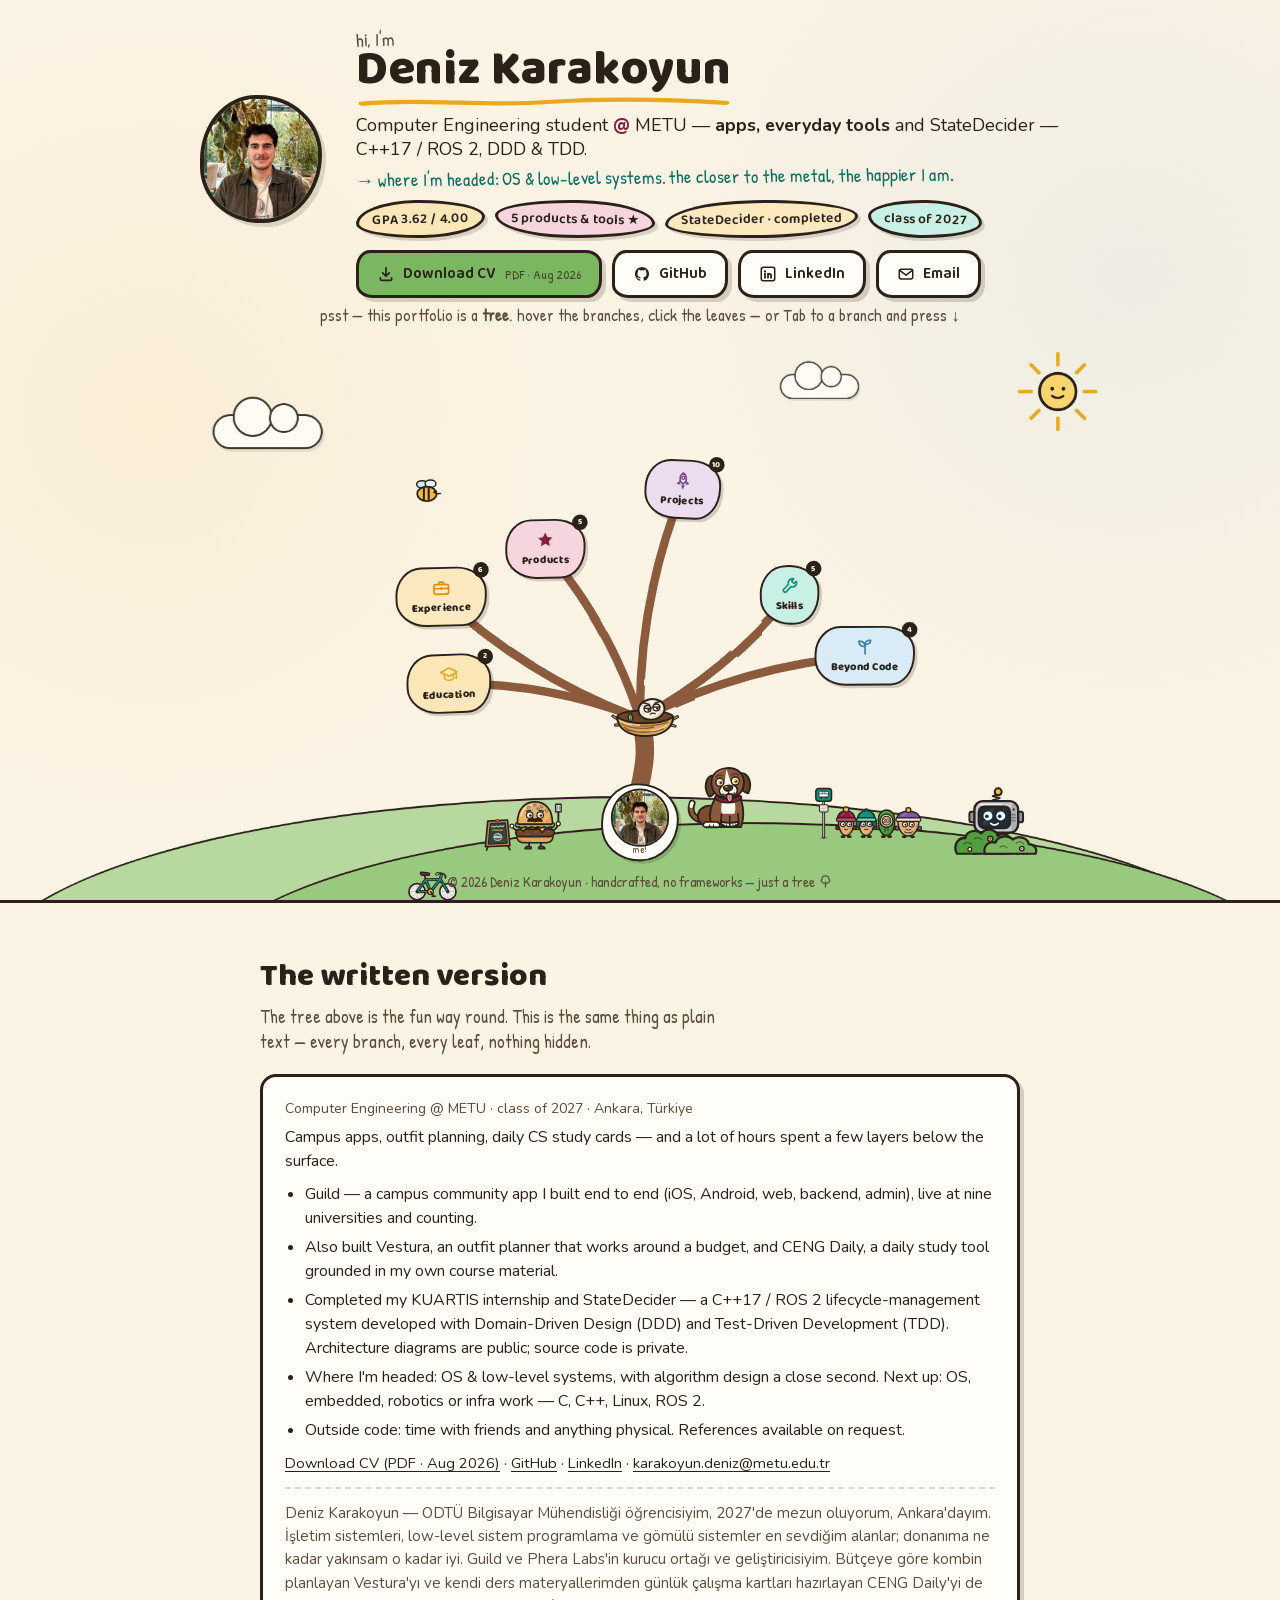
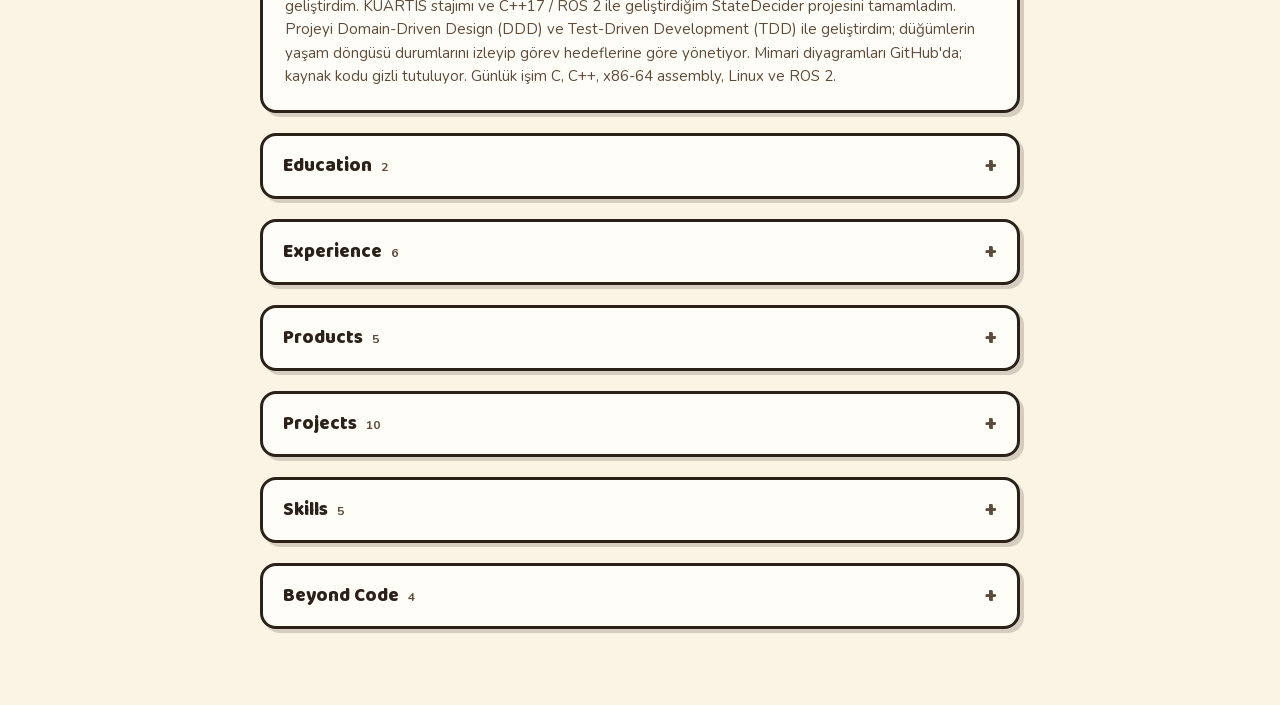
<file: index.html>
<!DOCTYPE html>
<html lang="en">
<head>
  <meta charset="UTF-8">
  <meta name="viewport" content="width=device-width, initial-scale=1.0, viewport-fit=cover">
  <title>Deniz Karakoyun — The Deniz Tree</title>
  <meta name="description" content="Deniz Karakoyun — Computer Engineering student at METU (class of 2027). Creator of Guild, Phera Labs, Vestura, CENG Daily and dolaş. Explore the projects, from mobile apps and daily CS study cards to StateDecider, ROS 2, OS internals and C/C++.">
  <meta name="author" content="Deniz Karakoyun">
  <meta property="og:title" content="Deniz Karakoyun — The Deniz Tree">
  <meta property="og:description" content="A portfolio you explore like a data structure: hover the branches, open the leaves. METU Computer Engineering · Guild, Phera Labs, Vestura, CENG Daily & dolaş · OS & low-level systems.">
  <meta property="og:type" content="website">
  <meta property="og:url" content="https://denizkarakoyun.com/">
  <meta property="og:image" content="https://denizkarakoyun.com/assets/img/og.jpg">
  <meta property="og:image:width" content="1200">
  <meta property="og:image:height" content="630">
  <meta name="twitter:card" content="summary_large_image">
  <link rel="canonical" href="https://denizkarakoyun.com/">
  <meta name="theme-color" content="#FBF3E4">
  <script>
    // tema ilk boyamadan önce oturuyor yoksa bi an yanlış tema görünüyor
    (function () {
      var t = null;
      try { t = localStorage.getItem("theme"); } catch (e) {}
      if (t !== "night" && t !== "day") {
        t = window.matchMedia && window.matchMedia("(prefers-color-scheme: dark)").matches ? "night" : "day";
      }
      // ?theme=night / ?rain=1 sadece bu ziyaret için, kaydetmiyoruz
      try {
        var p = new URLSearchParams(window.location.search);
        var q = p.get("theme");
        if (q === "night" || q === "day") t = q;
        if (p.get("rain") === "1") document.documentElement.classList.add("raining");
      } catch (e) {}
      document.documentElement.dataset.theme = t;
      if (t === "night") {
        var m = document.querySelector('meta[name="theme-color"]');
        if (m) m.setAttribute("content", "#1B2233");
      }
    })();
  </script>
  <link rel="icon" href="data:image/svg+xml,%3Csvg%20xmlns='http://www.w3.org/2000/svg'%20viewBox='0%200%20100%20100'%3E%3Ctext%20y='.9em'%20font-size='90'%3E%F0%9F%8C%B3%3C/text%3E%3C/svg%3E">
  <link rel="preload" href="assets/fonts/baloo2-800-latin.woff2" as="font" type="font/woff2" crossorigin>
  <link rel="preload" href="assets/fonts/baloo2-600-latin.woff2" as="font" type="font/woff2" crossorigin>
  <link rel="preload" href="assets/fonts/nunito-400-latin.woff2" as="font" type="font/woff2" crossorigin>
  <link rel="preload" href="assets/fonts/nunito-700-latin.woff2" as="font" type="font/woff2" crossorigin>
  <link rel="preload" href="assets/fonts/patrickhand-400-latin.woff2" as="font" type="font/woff2" crossorigin>
  <link rel="preload" href="assets/img/me.webp" as="image" fetchpriority="high">
  <link rel="stylesheet" href="css/base.css">
  <link rel="stylesheet" href="css/tree.css">
  <link rel="stylesheet" href="css/panel.css">
  <link rel="stylesheet" href="css/game.css">
  <script type="application/ld+json">
  {
    "@context": "https://schema.org",
    "@type": "ProfilePage",
    "url": "https://denizkarakoyun.com/",
    "name": "Deniz Karakoyun — The Deniz Tree",
    "dateCreated": "2026-08-14T12:00:00+03:00",
    "dateModified": "2026-10-07T20:40:00+03:00",
    "mainEntity": {
      "@type": "Person",
      "@id": "https://denizkarakoyun.com/#deniz",
      "name": "Deniz Karakoyun",
      "givenName": "Deniz",
      "familyName": "Karakoyun",
      "url": "https://denizkarakoyun.com/",
      "image": "https://denizkarakoyun.com/assets/img/me.webp",
      "jobTitle": "Computer Engineering student",
      "description": "Computer Engineering student at METU (class of 2027) focused on operating systems, low-level systems and embedded software. Co-founder and developer of Guild and Phera Labs; creator of Vestura, an outfit and wardrobe planner, CENG Daily, a daily CS study tool, and dolaş, a day planner for İstanbul and Ankara. Completed StateDecider, a ROS 2 / C++17 lifecycle-management project developed with Domain-Driven Design (DDD) and Test-Driven Development (TDD), during a KUARTIS internship.",
      "alumniOf": { "@type": "CollegeOrUniversity", "name": "Middle East Technical University", "alternateName": "METU", "url": "https://www.metu.edu.tr/" },
      "address": { "@type": "PostalAddress", "addressLocality": "Ankara", "addressCountry": "TR" },
      "email": "mailto:karakoyun.deniz@metu.edu.tr",
      "knowsAbout": ["Operating systems", "Low-level systems programming", "C", "C++", "x86-64 assembly", "Embedded systems", "ROS 2", "Multithreading and synchronization", "Performance optimization", "Mobile app development"],
      "knowsLanguage": ["tr", "en"],
      "sameAs": [
        "https://github.com/karakoyundenizz",
        "https://www.linkedin.com/in/deniz-karakoyun-2235b922a/",
        "https://getguild.app",
        "https://pheralabs.com"
      ]
    }
  }
  </script>
</head>
<body>

<!-- ikon sprite, hepsi burda -->
<svg width="0" height="0" style="position:absolute" aria-hidden="true" focusable="false">
  <defs>
    <filter id="wobble" x="-10%" y="-10%" width="120%" height="120%">
      <feTurbulence type="fractalNoise" baseFrequency="0.012" numOctaves="1" seed="7" result="n"/>
      <feDisplacementMap in="SourceGraphic" in2="n" scale="5"/>
    </filter>

    <symbol id="i-gradcap" viewBox="0 0 24 24">
      <path d="M12 4 L22 9 L12 14 L2 9 Z" fill="none" stroke="currentColor" stroke-width="2" stroke-linejoin="round"/>
      <path d="M6.5 11.5 V16 C6.5 17.5 9 19 12 19 C15 19 17.5 17.5 17.5 16 V11.5" fill="none" stroke="currentColor" stroke-width="2" stroke-linecap="round"/>
      <path d="M21 9.5 V15" stroke="currentColor" stroke-width="2" stroke-linecap="round"/>
      <circle cx="21" cy="16.5" r="1.4" fill="currentColor"/>
    </symbol>
    <symbol id="i-briefcase" viewBox="0 0 24 24">
      <rect x="3" y="8" width="18" height="12" rx="2.5" fill="none" stroke="currentColor" stroke-width="2"/>
      <path d="M9 8 V6.5 A1.5 1.5 0 0 1 10.5 5 H13.5 A1.5 1.5 0 0 1 15 6.5 V8" fill="none" stroke="currentColor" stroke-width="2"/>
      <path d="M3 13 H21" stroke="currentColor" stroke-width="2"/>
      <circle cx="12" cy="13" r="1.6" fill="currentColor"/>
    </symbol>
    <symbol id="i-rocket" viewBox="0 0 24 24">
      <path d="M12 3 C15 5 16.5 9 15.5 13.5 L12 16.5 L8.5 13.5 C7.5 9 9 5 12 3 Z" fill="none" stroke="currentColor" stroke-width="2" stroke-linejoin="round"/>
      <circle cx="12" cy="9" r="1.8" fill="none" stroke="currentColor" stroke-width="1.6"/>
      <path d="M8.5 13.5 L5.5 16 L8 16.5 M15.5 13.5 L18.5 16 L16 16.5" fill="none" stroke="currentColor" stroke-width="1.8" stroke-linejoin="round" stroke-linecap="round"/>
      <path d="M11 18.5 C11 20 12 21.5 12 21.5 C12 21.5 13 20 13 18.5" fill="none" stroke="currentColor" stroke-width="1.8" stroke-linecap="round"/>
    </symbol>
    <symbol id="i-wrench" viewBox="0 0 24 24">
      <path d="M20.5 6.5 A5 5 0 0 1 14 13 L8 19 A2.1 2.1 0 0 1 5 16 L11 10 A5 5 0 0 1 17.5 3.5 L14.8 6.2 L17.8 9.2 Z" fill="none" stroke="currentColor" stroke-width="2" stroke-linejoin="round"/>
    </symbol>
    <symbol id="i-sprout" viewBox="0 0 24 24">
      <path d="M12 21 V11" stroke="currentColor" stroke-width="2" stroke-linecap="round"/>
      <path d="M12 12 C12 7 9 5 4.5 5 C4.5 9.5 7 12 12 12 Z" fill="none" stroke="currentColor" stroke-width="2" stroke-linejoin="round"/>
      <path d="M12 9 C12 6 14 4 19 4 C19 7.5 16.5 9.5 12 9 Z" fill="none" stroke="currentColor" stroke-width="2" stroke-linejoin="round"/>
    </symbol>
    <symbol id="i-bee" viewBox="0 0 24 24">
      <ellipse cx="12" cy="14" rx="6" ry="4.6" fill="none" stroke="currentColor" stroke-width="2"/>
      <path d="M10 10 V18 M14 10.2 V18" stroke="currentColor" stroke-width="1.7"/>
      <path d="M9 9.5 C6.5 5.5 12 4 12 8.8 M15 9.5 C17.5 5.5 12.5 4.2 12.6 8.8" fill="none" stroke="currentColor" stroke-width="1.7" stroke-linecap="round"/>
      <path d="M18 14 L21 13.5" stroke="currentColor" stroke-width="1.7" stroke-linecap="round"/>
    </symbol>
    <symbol id="i-chip" viewBox="0 0 24 24">
      <rect x="6" y="6" width="12" height="12" rx="2" fill="none" stroke="currentColor" stroke-width="2"/>
      <rect x="10" y="10" width="4" height="4" fill="currentColor"/>
      <path d="M9 6 V3 M12 6 V3 M15 6 V3 M9 21 V18 M12 21 V18 M15 21 V18 M6 9 H3 M6 12 H3 M6 15 H3 M21 9 H18 M21 12 H18 M21 15 H18" stroke="currentColor" stroke-width="1.7" stroke-linecap="round"/>
    </symbol>
    <symbol id="i-crossroad" viewBox="0 0 24 24">
      <path d="M9.5 2.5 V9.5 H2.5 M2.5 14.5 H9.5 V21.5 M14.5 21.5 V14.5 H21.5 M21.5 9.5 H14.5 V2.5" fill="none" stroke="currentColor" stroke-width="1.9" stroke-linecap="round" stroke-linejoin="round"/>
      <path d="M12 7.5 V10 M12 14 V16.5" stroke="currentColor" stroke-width="1.7" stroke-linecap="round"/>
    </symbol>
    <symbol id="i-github" viewBox="0 0 24 24">
      <path d="M12 2.5 A9.5 9.5 0 0 0 9 21 C9.5 21.1 9.7 20.8 9.7 20.5 V18.9 C7 19.5 6.4 17.7 6.4 17.7 C6 16.6 5.4 16.3 5.4 16.3 C4.5 15.7 5.4 15.7 5.4 15.7 C6.4 15.8 6.9 16.7 6.9 16.7 C7.8 18.2 9.2 17.8 9.7 17.5 C9.8 16.9 10 16.4 10.3 16.2 C8.2 16 5.9 15.1 5.9 11.5 C5.9 10.4 6.3 9.6 6.9 8.9 C6.8 8.7 6.5 7.7 7 6.4 C7 6.4 7.8 6.1 9.7 7.4 A9.3 9.3 0 0 1 14.3 7.4 C16.2 6.1 17 6.4 17 6.4 C17.5 7.7 17.2 8.7 17.1 8.9 C17.7 9.6 18.1 10.4 18.1 11.5 C18.1 15.1 15.8 16 13.7 16.2 C14 16.5 14.3 17.1 14.3 18 V20.5 C14.3 20.8 14.5 21.1 15 21 A9.5 9.5 0 0 0 12 2.5 Z" fill="currentColor"/>
    </symbol>
    <symbol id="i-link" viewBox="0 0 24 24">
      <path d="M10 14 A4 4 0 0 0 15.6 14.2 L18.6 11.2 A4 4 0 0 0 12.9 5.6 L11.4 7.1" fill="none" stroke="currentColor" stroke-width="2" stroke-linecap="round"/>
      <path d="M14 10 A4 4 0 0 0 8.4 9.8 L5.4 12.8 A4 4 0 0 0 11.1 18.4 L12.6 16.9" fill="none" stroke="currentColor" stroke-width="2" stroke-linecap="round"/>
    </symbol>
    <symbol id="i-mail" viewBox="0 0 24 24">
      <rect x="3" y="5.5" width="18" height="13" rx="2.5" fill="none" stroke="currentColor" stroke-width="2"/>
      <path d="M4 7.5 L12 13.5 L20 7.5" fill="none" stroke="currentColor" stroke-width="2" stroke-linecap="round" stroke-linejoin="round"/>
    </symbol>
    <symbol id="i-download" viewBox="0 0 24 24">
      <path d="M12 3.5 V14.5 M7.5 10.5 L12 15 L16.5 10.5" fill="none" stroke="currentColor" stroke-width="2.2" stroke-linecap="round" stroke-linejoin="round"/>
      <path d="M4.5 17 V19 A1.5 1.5 0 0 0 6 20.5 H18 A1.5 1.5 0 0 0 19.5 19 V17" fill="none" stroke="currentColor" stroke-width="2.2" stroke-linecap="round"/>
    </symbol>
    <symbol id="i-star" viewBox="0 0 24 24">
      <path d="M12 3 L14.7 8.6 L20.8 9.4 L16.4 13.7 L17.5 19.8 L12 16.9 L6.5 19.8 L7.6 13.7 L3.2 9.4 L9.3 8.6 Z" fill="currentColor"/>
    </symbol>
    <symbol id="i-apple" viewBox="0 0 24 24">
      <path d="M16.4 12.6 C16.4 9.9 18.6 8.8 18.7 8.7 C17.5 7 15.7 6.8 15 6.8 C13.4 6.6 12 7.7 11.2 7.7 C10.4 7.7 9.2 6.8 7.9 6.8 C6.2 6.8 4.6 7.8 3.8 9.4 C2 12.4 3.3 16.9 5 19.4 C5.8 20.6 6.8 22 8.1 21.9 C9.3 21.8 9.8 21.1 11.3 21.1 C12.8 21.1 13.2 21.9 14.5 21.9 C15.8 21.9 16.7 20.7 17.5 19.5 C18.4 18.1 18.8 16.7 18.8 16.6 C18.8 16.6 16.4 15.6 16.4 12.6 Z M14 5.2 C14.7 4.4 15.1 3.3 15 2.1 C14 2.2 12.8 2.8 12.1 3.6 C11.5 4.3 10.9 5.5 11.1 6.6 C12.2 6.7 13.3 6 14 5.2 Z" fill="currentColor"/>
    </symbol>
    <symbol id="i-play" viewBox="0 0 24 24">
      <path d="M5 3.6 C5 2.8 5.8 2.3 6.5 2.7 L19.6 10.9 C20.3 11.3 20.3 12.4 19.6 12.8 L6.5 21.3 C5.8 21.7 5 21.2 5 20.4 Z" fill="currentColor"/>
    </symbol>
    <symbol id="i-linkedin" viewBox="0 0 24 24">
      <rect x="3" y="3" width="18" height="18" rx="3" fill="none" stroke="currentColor" stroke-width="2"/>
      <circle cx="8" cy="8.4" r="1.5" fill="currentColor"/>
      <path d="M8 11.2 V17" stroke="currentColor" stroke-width="2.4" stroke-linecap="round"/>
      <path d="M12 17 V11.4 M12 13.4 C12 11.6 16 11 16 13.8 V17" fill="none" stroke="currentColor" stroke-width="2.4" stroke-linecap="round"/>
    </symbol>
    <symbol id="i-terminal" viewBox="0 0 24 24">
      <rect x="3" y="4.5" width="18" height="15" rx="2.5" fill="none" stroke="currentColor" stroke-width="2"/>
      <path d="M7 10 L10 12.5 L7 15" fill="none" stroke="currentColor" stroke-width="2" stroke-linecap="round" stroke-linejoin="round"/>
      <path d="M12.5 15.5 H17" stroke="currentColor" stroke-width="2" stroke-linecap="round"/>
    </symbol>
    <symbol id="i-bomb" viewBox="0 0 24 24">
      <circle cx="10.5" cy="14" r="6.5" fill="none" stroke="currentColor" stroke-width="2"/>
      <path d="M14.5 9 L16.5 7 C17.5 6 18.5 6.5 18.5 7.5" fill="none" stroke="currentColor" stroke-width="2" stroke-linecap="round"/>
      <path d="M19.5 4.5 L19.9 6 M21.5 6.6 L20 7 M18 3.6 L18.4 5" stroke="currentColor" stroke-width="1.7" stroke-linecap="round"/>
      <circle cx="8.6" cy="12.2" r="1.4" fill="currentColor" opacity="0.55"/>
    </symbol>
    <symbol id="i-paw" viewBox="0 0 24 24">
      <ellipse cx="7" cy="9" rx="1.8" ry="2.4" fill="currentColor"/>
      <ellipse cx="17" cy="9" rx="1.8" ry="2.4" fill="currentColor"/>
      <ellipse cx="10.3" cy="6.5" rx="1.7" ry="2.3" fill="currentColor"/>
      <ellipse cx="13.7" cy="6.5" rx="1.7" ry="2.3" fill="currentColor"/>
      <path d="M12 11 C15 11 17.5 13.6 17.5 16 C17.5 18 16 19 14.4 18.6 C13.3 18.3 12.8 18.2 12 18.2 C11.2 18.2 10.7 18.3 9.6 18.6 C8 19 6.5 18 6.5 16 C6.5 13.6 9 11 12 11 Z" fill="currentColor"/>
    </symbol>
    <symbol id="i-karate" viewBox="0 0 24 24">
      <circle cx="12" cy="5" r="2.4" fill="none" stroke="currentColor" stroke-width="2"/>
      <path d="M12 8 L12 14 M12 10 L6 8 M12 10 L18 6.5 M12 14 L8.5 20 M12 14 L16 19.5" fill="none" stroke="currentColor" stroke-width="2.2" stroke-linecap="round"/>
    </symbol>
    <symbol id="i-heart" viewBox="0 0 24 24">
      <path d="M12 20.5 C5 15.5 3 12 3.5 8.9 C3.9 6.5 5.8 5 8 5 C9.7 5 11.2 6 12 7.4 C12.8 6 14.3 5 16 5 C18.2 5 20.1 6.5 20.5 8.9 C21 12 19 15.5 12 20.5 Z" fill="none" stroke="currentColor" stroke-width="2" stroke-linejoin="round"/>
    </symbol>
    <symbol id="i-bike" viewBox="0 0 24 24">
      <circle cx="6" cy="16" r="3.6" fill="none" stroke="currentColor" stroke-width="1.9"/>
      <circle cx="18" cy="16" r="3.6" fill="none" stroke="currentColor" stroke-width="1.9"/>
      <path d="M6 16 L10 9.5 H14.5 M14 8 L18 16 M10 9.5 L13 16 H6 M13.2 6.8 H16" fill="none" stroke="currentColor" stroke-width="1.9" stroke-linecap="round" stroke-linejoin="round"/>
    </symbol>
    <symbol id="i-tree" viewBox="0 0 24 24">
      <path d="M12 21 V13" stroke="currentColor" stroke-width="2.2" stroke-linecap="round"/>
      <path d="M12 3 C8 3 5.5 6 6.5 8.5 C4.5 9.5 4.5 12.5 7 13.3 C7.5 15 9.5 15.6 12 14.6 C14.5 15.6 16.5 15 17 13.3 C19.5 12.5 19.5 9.5 17.5 8.5 C18.5 6 16 3 12 3 Z" fill="none" stroke="currentColor" stroke-width="2" stroke-linejoin="round"/>
    </symbol>
    <symbol id="i-db" viewBox="0 0 24 24">
      <ellipse cx="12" cy="5.5" rx="7" ry="2.8" fill="none" stroke="currentColor" stroke-width="2"/>
      <path d="M5 5.5 V18.5 C5 20 8.1 21.2 12 21.2 C15.9 21.2 19 20 19 18.5 V5.5" fill="none" stroke="currentColor" stroke-width="2"/>
      <path d="M5 12 C5 13.5 8.1 14.7 12 14.7 C15.9 14.7 19 13.5 19 12" fill="none" stroke="currentColor" stroke-width="2"/>
    </symbol>
    <symbol id="i-plane" viewBox="0 0 24 24">
      <path d="M21 4.5 L3.5 11 L9.5 13.5 M21 4.5 L14 20 L9.5 13.5 M21 4.5 L9.5 13.5" fill="none" stroke="currentColor" stroke-width="2" stroke-linejoin="round" stroke-linecap="round"/>
    </symbol>
    <symbol id="i-flow" viewBox="0 0 24 24">
      <rect x="3" y="3.5" width="6" height="5" rx="1.5" fill="none" stroke="currentColor" stroke-width="1.9"/>
      <rect x="15" y="9.5" width="6" height="5" rx="1.5" fill="none" stroke="currentColor" stroke-width="1.9"/>
      <rect x="3" y="15.5" width="6" height="5" rx="1.5" fill="none" stroke="currentColor" stroke-width="1.9"/>
      <path d="M9 6 H12.5 V12 H15 M9 18 H12.5 V12" fill="none" stroke="currentColor" stroke-width="1.9" stroke-linecap="round"/>
    </symbol>
    <symbol id="i-gps" viewBox="0 0 24 24">
      <path d="M12 21 C7.5 15.5 5.5 12.2 5.5 9.5 A6.5 6.5 0 0 1 18.5 9.5 C18.5 12.2 16.5 15.5 12 21 Z" fill="none" stroke="currentColor" stroke-width="2" stroke-linejoin="round"/>
      <circle cx="12" cy="9.5" r="2.3" fill="none" stroke="currentColor" stroke-width="2"/>
    </symbol>
    <symbol id="i-window" viewBox="0 0 24 24">
      <rect x="3" y="4.5" width="18" height="15" rx="2" fill="none" stroke="currentColor" stroke-width="2"/>
      <path d="M3 9 H21" stroke="currentColor" stroke-width="2"/>
      <circle cx="6" cy="6.8" r="0.9" fill="currentColor"/><circle cx="9" cy="6.8" r="0.9" fill="currentColor"/>
    </symbol>
  </defs>
</svg>

<!-- hero + ağaç birlikte bi tam ekran. yazılı sürüm bunun altına iniyor,
     böylece fitStage stage-wrap'in yüksekliğini kaybetmiyor -->
<div class="screen">

<!-- hero -->
<header class="hero" id="hero">
  <div class="hero-inner">
    <div class="hero-avatar" aria-hidden="true">
      <!-- assets/img/me.webp varsa çizgi suratın yerine o geçiyor -->
      <img class="avatar-photo" src="assets/img/me.webp" alt="" width="360" height="360" decoding="async" fetchpriority="high" onerror="this.remove()">
      <svg viewBox="0 0 120 120" class="avatar-svg">
        <circle cx="60" cy="62" r="44" fill="#F8C79A" stroke="#2B2119" stroke-width="4"/>
        <path d="M22 55 C18 26 40 12 60 12 C80 12 102 26 98 55 C94 42 86 36 60 36 C34 36 26 42 22 55 Z" fill="#3A2A1E" stroke="#2B2119" stroke-width="4" stroke-linejoin="round"/>
        <circle cx="45" cy="60" r="5" fill="#2B2119"/>
        <circle cx="75" cy="60" r="5" fill="#2B2119"/>
        <circle cx="46.8" cy="58" r="1.6" fill="#fff"/>
        <circle cx="76.8" cy="58" r="1.6" fill="#fff"/>
        <path d="M46 80 C52 88 68 88 74 80" fill="none" stroke="#2B2119" stroke-width="4" stroke-linecap="round"/>
        <circle cx="34" cy="72" r="6" fill="#F2A177" opacity="0.7"/>
        <circle cx="86" cy="72" r="6" fill="#F2A177" opacity="0.7"/>
      </svg>
    </div>
    <div class="hero-text">
      <p class="hero-hello">hi, I'm</p>
      <h1 class="hero-name">Deniz Karakoyun</h1>
      <p class="hero-tagline">Computer Engineering student <span class="at">@</span> METU — <strong>apps, everyday tools</strong> and StateDecider — C++17 / ROS 2, DDD &amp; TDD.</p>
      <p class="hero-hand">→ where I'm headed: OS &amp; low-level systems. the closer to the metal, the happier I am.</p>
      <ul class="hero-stats" aria-label="Quick facts — each one jumps to its branch of the tree">
        <li><button type="button" class="chip chip-gold chip-btn" id="chip-gpa">GPA 3.62 / 4.00</button></li>
        <li><button type="button" class="chip chip-maroon chip-btn" id="chip-products">5 products &amp; tools ★</button></li>
        <li><button type="button" class="chip chip-honey chip-btn" id="chip-now">StateDecider · completed</button></li>
        <li><button type="button" class="chip chip-teal chip-btn" id="chip-class">class of 2027</button></li>
      </ul>
      <div class="hero-actions">
        <a class="btn btn-primary" href="assets/cv/Deniz_Karakoyun_CV.pdf" download>
          <svg class="ic" aria-hidden="true"><use href="#i-download"/></svg>Download CV <span class="btn-meta">PDF · Aug 2026</span></a>
        <a class="btn" href="https://github.com/karakoyundenizz" target="_blank" rel="noopener">
          <svg class="ic" aria-hidden="true"><use href="#i-github"/></svg>GitHub<span class="sr-only"> (opens in a new tab)</span></a>
        <a class="btn" href="https://www.linkedin.com/in/deniz-karakoyun-2235b922a/" target="_blank" rel="noopener">
          <svg class="ic" aria-hidden="true"><use href="#i-linkedin"/></svg>LinkedIn<span class="sr-only"> (opens in a new tab)</span></a>
        <a class="btn" href="mailto:karakoyun.deniz@metu.edu.tr">
          <svg class="ic" aria-hidden="true"><use href="#i-mail"/></svg>Email</a>
      </div>
    </div>
  </div>
  <p class="hero-hint" id="hero-hint" hidden>psst — this portfolio is a <strong>tree</strong>. hover the branches, click the leaves</p>
</header>

<!-- sahne. iki renderer da #stage-root içine çiziyor -->
<main id="stage-wrap">
  <div id="stage-root">
    <noscript>
      <div class="noscript-box">
        <h2>This portfolio is an interactive tree</h2>
        <p>It needs JavaScript to grow. Meanwhile, the important bits:</p>
        <ul>
          <li><a href="assets/cv/Deniz_Karakoyun_CV.pdf" download>Download my CV (PDF)</a></li>
          <li><a href="https://github.com/karakoyundenizz">GitHub — karakoyundenizz</a></li>
          <li><a href="https://www.linkedin.com/in/deniz-karakoyun-2235b922a/">LinkedIn — Deniz Karakoyun</a></li>
          <li><a href="https://getguild.app">Guild — student community app (live on App Store &amp; Google Play)</a></li>
          <li><a href="https://pheralabs.com">Phera Labs — digital art platform</a></li>
          <li><a href="https://vestura.denizkarakoyun.com">Vestura — outfit &amp; wardrobe planner (web preview)</a></li>
          <li><a href="https://denizkarakoyun.com/ceng-daily-site/">CENG Daily — daily CS study cards</a></li>
          <li><a href="https://denizkarakoyun.com/dolas/">dolaş — day planner for İstanbul &amp; Ankara</a></li>
          <li><a href="mailto:karakoyun.deniz@metu.edu.tr">karakoyun.deniz@metu.edu.tr</a></li>
        </ul>
      </div>
    </noscript>
  </div>
  <footer class="site-footer">© 2026 Deniz Karakoyun · handcrafted, no frameworks — just a tree <svg class="ic-inline" aria-hidden="true"><use href="#i-tree"/></svg></footer>
</main>
</div>

<!-- yazılı sürüm. tools/prerender.js üretiyor, kaynağı js/content.js.
     buraya elle dokunma, content.js'i düzenle ve prerender'ı tekrar çalıştır -->
<!-- PRERENDER:START — üretilmiş blok, elle düzenleme yok. kaynak: js/content.js -->
<section id="cv-text" aria-labelledby="cv-text-h">
<div class="cv-inner">
<h2 id="cv-text-h">The written version</h2>
<p class="cv-lede">The tree above is the fun way round. This is the same thing as plain text — every branch, every leaf, nothing hidden.</p>
<div class="cv-about">
<p class="cv-sub">Computer Engineering @ METU · class of 2027 · Ankara, Türkiye</p>
<p class="cv-sum">Campus apps, outfit planning, daily CS study cards — and a lot of hours spent a few layers below the surface.</p>
<ul><li>Guild — a campus community app I built end to end (iOS, Android, web, backend, admin), live at nine universities and counting.</li><li>Also built Vestura, an outfit planner that works around a budget, and CENG Daily, a daily study tool grounded in my own course material.</li><li>Completed my KUARTIS internship and StateDecider — a C++17 / ROS 2 lifecycle-management system developed with Domain-Driven Design (DDD) and Test-Driven Development (TDD). Architecture diagrams are public; source code is private.</li><li>Where I'm headed: OS &amp; low-level systems, with algorithm design a close second. Next up: OS, embedded, robotics or infra work — C, C++, Linux, ROS 2.</li><li>Outside code: time with friends and anything physical. References available on request.</li></ul>
<p class="cv-links"><a href="assets/cv/Deniz_Karakoyun_CV.pdf">Download CV (PDF · Aug 2026)</a> · <a href="https://github.com/karakoyundenizz" target="_blank" rel="noopener">GitHub</a> · <a href="https://www.linkedin.com/in/deniz-karakoyun-2235b922a/" target="_blank" rel="noopener">LinkedIn</a> · <a href="mailto:karakoyun.deniz@metu.edu.tr">karakoyun.deniz@metu.edu.tr</a></p>
<p class="cv-tr" lang="tr">Deniz Karakoyun — ODTÜ Bilgisayar Mühendisliği öğrencisiyim, 2027'de mezun oluyorum, Ankara'dayım. İşletim sistemleri, low-level sistem programlama ve gömülü sistemler en sevdiğim alanlar; donanıma ne kadar yakınsam o kadar iyi. Guild ve Phera Labs'in kurucu ortağı ve geliştiricisiyim. Bütçeye göre kombin planlayan Vestura'yı ve kendi ders materyallerimden günlük çalışma kartları hazırlayan CENG Daily'yi de geliştirdim. KUARTIS stajımı ve C++17 / ROS 2 ile geliştirdiğim StateDecider projesini tamamladım. Projeyi Domain-Driven Design (DDD) ve Test-Driven Development (TDD) ile geliştirdim; düğümlerin yaşam döngüsü durumlarını izleyip görev hedeflerine göre yönetiyor. Mimari diyagramları GitHub'da; kaynak kodu gizli tutuluyor. Günlük işim C, C++, x86-64 assembly, Linux ve ROS 2.</p>
</div>
<details class="cv-sec">
<summary><h3>Education<span class="cv-count">2</span></h3></summary>
<div class="cv-sec-body">
<article class="cv-item">
<h4>Middle East Technical University</h4>
<p class="cv-sub">B.Sc. Computer Engineering · 2021 – 2027 (expected) · Ankara</p>
<p class="cv-sum">Operating systems, computer organization, algorithms — and the exam rank that got me in the door.</p>
<p class="cv-stats"><strong>3.62 / 4.00</strong> CGPA · <strong>799th / ~3M</strong> YKS rank, 2021</p>
<p class="cv-tags"><span>Operating Systems</span><span>Computer Organization</span><span>Algorithms</span><span>Embedded</span></p>
<p class="cv-note">seed of this tree: 799th out of ~3,000,000 in the national university exam</p>
</article>
<article class="cv-item">
<h4>Süleyman Demirel Anatolian High School</h4>
<p class="cv-sub">2017 – 2021</p>
<p class="cv-sum">Graduated with 94.41 / 100.</p>
</article>
</div>
</details>
<details class="cv-sec">
<summary><h3>Experience<span class="cv-count">6</span></h3></summary>
<div class="cv-sec-body">
<article class="cv-item">
<h4>KUARTIS — Software Engineering Intern</h4>
<p class="cv-sub">2026 · completed · Ankara</p>
<p class="cv-sum">Completed StateDecider — C++17 / ROS 2 lifecycle management with DDD and TDD.</p>
<ul><li>Built Monitor and Enforcer nodes: one observes lifecycle states; the other reconciles them with mission targets and reports system readiness.</li><li>Separated ROS communication from decision logic, with asynchronous state transitions and bounded queues between communication and decision work.</li><li>Applied Domain-Driven Design (DDD) to model lifecycle states and mission rules, keeping domain and application logic independent of ROS 2 infrastructure.</li><li>Used Test-Driven Development (TDD): failing tests first, implementation next, then refactoring; complemented unit tests with integration scenarios and a browser demo connected to real ROS 2 nodes.</li><li>Also worked on C++17 GNSS signal-health monitoring on NVIDIA Jetson, using test-first fixes for silent GPS data and a test-harness data race.</li></ul>
<p class="cv-tags"><span>ROS 2</span><span>DDD</span><span>TDD</span><span>C++17</span><span>Lifecycle Nodes</span><span>Concurrency</span><span>GoogleTest</span></p>
<p class="cv-links"><a href="https://github.com/karakoyundenizz/StateDecider" target="_blank" rel="noopener">StateDecider · architecture on GitHub</a></p>
<p class="cv-note">Implementation completed. Source code is kept private for confidentiality; the GitHub repository shares the draw.io architecture diagrams.</p>
</article>
<article class="cv-item">
<h4>ASELSAN — Candidate Engineer</h4>
<p class="cv-sub">Feb – Jul 2026 · candidate-engineer programme · Ankara</p>
<p class="cv-sum">High-volume data pipelines for system evaluation.</p>
<ul><li>Built the C++ pipelines that chew through millions of data points per run for system evaluation and offline experiments.</li><li>Owned the multithreading and synchronization that kept those streams race-free.</li></ul>
<p class="cv-tags"><span>C++</span><span>Multithreading</span><span>Data Pipelines</span></p>
</article>
<article class="cv-item">
<h4>ROMER — Undergraduate Researcher</h4>
<p class="cv-sub">Jan – Jul 2026 · METU Robotics &amp; AI Center</p>
<p class="cv-sum">Teaching computers to tell which way a honey bee is facing.</p>
<ul><li>Trained CNN and ResNet classifiers that read a honey bee's heading from a top-down frame.</li><li>Owned the loop end to end: built the dataset, trained, tuned, and went back to the failure cases.</li></ul>
<p class="cv-tags"><span>Python</span><span>CNN</span><span>ResNet</span><span>Computer Vision</span></p>
<p class="cv-note">yes, the bee flying around this tree is a colleague</p>
</article>
<article class="cv-item">
<h4>BİTES — Software Engineering Intern</h4>
<p class="cv-sub">Aug – Sep 2025 · Ankara</p>
<p class="cv-sum">A team &amp; project management desktop app.</p>
<ul><li>Shipped C# / WPF features for users, teams, projects and tasks — MVVM, data binding, validation.</li><li>Wrote xUnit tests with mocks, and reshaped the task screens after rounds of user feedback.</li></ul>
<p class="cv-tags"><span>C#</span><span>WPF</span><span>MVVM</span><span>xUnit</span></p>
</article>
<article class="cv-item">
<h4>ASELSAN — Intern</h4>
<p class="cv-sub">Jul – Aug 2025 · Ankara</p>
<p class="cv-sum">Testing embedded systems, automating the boring parts.</p>
<ul><li>Wrote C++ unit tests with GoogleTest for embedded systems.</li><li>Automated GUI test workflows with Python and Pywinauto.</li></ul>
<p class="cv-tags"><span>C++</span><span>GoogleTest</span><span>Python</span><span>Pywinauto</span></p>
</article>
<article class="cv-item">
<h4>EXA4MIND — Data Mining Intern</h4>
<p class="cv-sub">Aug – Sep 2024 · EU Horizon research project</p>
<p class="cv-sum">Low-latency streaming pipelines for scientific data.</p>
<ul><li>Built streaming pipelines for scientific data with Kafka, Flink and ZeroMQ.</li><li>Benchmarked ZeroMQ against Kafka on latency and throughput and wrote up the trade-offs.</li></ul>
<p class="cv-tags"><span>Kafka</span><span>Flink</span><span>ZeroMQ</span></p>
<p class="cv-links"><a href="https://github.com/karakoyundenizz/EXA4MIND/blob/main/zeroMQkafka.pdf" target="_blank" rel="noopener">Benchmark write-up (PDF)</a></p>
</article>
</div>
</details>
<details class="cv-sec">
<summary><h3>Products<span class="cv-count">5</span></h3></summary>
<div class="cv-sec-body">
<article class="cv-item">
<h4>Guild</h4>
<p class="cv-sub">Co-founder &amp; sole developer · App Store · Google Play</p>
<p class="cv-sum">A student community app for Turkey — verify with your university email, get your whole campus in one feed.</p>
<p class="cv-stats"><strong>9</strong> universities live · <strong>5</strong> surfaces, one dev</p>
<ul><li>Co-founded with my close friend Emirhan Güler at METU; I built and shipped the code — iOS, Android, web, backend, admin.</li><li>Forum with anonymous posts and polls, events with seat reservations and door check-in, student societies, and a nationwide opportunities board.</li><li>Live at nine universities — METU, Hacettepe, Ankara University and more — and the list keeps growing (the current one is on getguild.app).</li><li>Reached 200+ users (as of August 2026; may have changed).</li></ul>
<p class="cv-links"><a href="https://getguild.app" target="_blank" rel="noopener">getguild.app</a> · <a href="https://apps.apple.com/app/id6761904539" target="_blank" rel="noopener">App Store</a> · <a href="https://play.google.com/store/apps/details?id=com.metustars.guild" target="_blank" rel="noopener">Google Play</a></p>
<p class="cv-note">built between exams. the door check-in scanner was the fun part.</p>
</article>
<article class="cv-item">
<h4>Phera Labs</h4>
<p class="cv-sub">Co-founder &amp; developer · pheralabs.com</p>
<p class="cv-sum">An art-tech startup's platform — students exhibit digital art, and the best of it joins an international NFT collection.</p>
<ul><li>Co-founded and grew it with my high school friend Sabri Ilgaz; I built the platform — design, frontend, backend, database, admin.</li><li>&quot;Phera-Land&quot;: a 360° drag-to-spin gallery you can wander through.</li><li>Also built the commerce side: limited prints, QR-ticketed events, referral rewards.</li><li>Featured 25 artists (as of August 2026; may have changed).</li></ul>
<p class="cv-links"><a href="https://pheralabs.com" target="_blank" rel="noopener">pheralabs.com</a></p>
<p class="cv-note">the 360° gallery started as a weekend experiment. it stayed.</p>
</article>
<article class="cv-item">
<h4>Vestura</h4>
<p class="cv-sub">Creator &amp; developer · outfit &amp; wardrobe planner · web preview</p>
<p class="cv-sum">What can I wear, and what will the whole outfit cost? A planner that brings your wardrobe, style and budget into the same decision.</p>
<ul><li>Built the React Native / Expo app and TypeScript backend, from the outfit rules to the screens that explain each choice.</li><li>The solver considers clothing compatibility, size, season and shipping costs together, with room for pieces you already own.</li><li>Wardrobe tools cover saved outfits, packing lists and occasion planning, with separate style preferences for work, weekends and events.</li><li>Kept the outfit rules independent of the UI and database, with tests around compatibility, budget limits and ranking. Real retailer feeds are the next step.</li></ul>
<p class="cv-tags"><span>TypeScript</span><span>React Native</span><span>Expo</span><span>PostgreSQL</span><span>Constraint Solving</span></p>
<p class="cv-links"><a href="https://vestura.denizkarakoyun.com" target="_blank" rel="noopener">Explore the web preview</a></p>
<p class="cv-note">one outfit, one budget. the shipping bill counts too.</p>
</article>
<article class="cv-item">
<h4>CENG Daily</h4>
<p class="cv-sub">Creator &amp; developer · daily CS study cards · web &amp; iPhone widget</p>
<p class="cv-sum">One computer science topic a day, built from the lecture slides, past exams and textbooks I actually study.</p>
<p class="cv-stats"><strong>4</strong> CS tracks · <strong>TR / EN</strong> reading modes</p>
<ul><li>A Python pipeline retrieves relevant passages with BM25, then gives them to an LLM to draft a study card with references back to the course material.</li><li>Each card works through the topic with code, complexity analysis, a solved example and self-check questions with answers.</li><li>Built a bilingual reader with a searchable archive, plus an iPhone widget and offline reader in Scriptable.</li><li>Scheduled generation rotates through algorithms, data structures, computer architecture and operating systems. Only the generated cards and site are published; the source corpus stays private.</li></ul>
<p class="cv-tags"><span>Python</span><span>BM25</span><span>LLM</span><span>JavaScript</span><span>GitHub Actions</span><span>Scriptable</span></p>
<p class="cv-links"><a href="https://denizkarakoyun.com/ceng-daily-site/" target="_blank" rel="noopener">Read today's card</a> · <a href="https://denizkarakoyun.com/ceng-daily-site/?view=archive" target="_blank" rel="noopener">Browse the archive</a></p>
<p class="cv-note">a little of the syllabus, every day.</p>
</article>
<article class="cv-item">
<h4>dolaş</h4>
<p class="cv-sub">Creator &amp; developer · day planner for İstanbul &amp; Ankara · web</p>
<p class="cv-sum">Pick a city, a day and what you're into — get the day hour by hour: what to see, where to eat, and which line to take in between.</p>
<p class="cv-stats"><strong>226</strong> hand-picked places · <strong>2</strong> hand-built cities</p>
<ul><li>A beam-search planner that works around opening hours, prayer times at mosques, meal windows and sunset, and lets you pick how many places to see.</li><li>Step-by-step transit — which line, which direction, how many stops — across metro, tram, funicular, cable car and ferry lines, plus İETT buses from public GTFS data.</li><li>A food atlas with hand-drawn dishes, from simit to sushi: mark one and it becomes a meal in the plan. The whole route opens in Google Maps in one tap.</li><li>A pixel travel companion plays the day back, or goes step by step as you tap “arrived” or “ate”: it walks the route on the map, rides the tram, ferry or taxi, and eats, takes photos or waves at each stop.</li><li>Any other city loads live from OpenStreetMap; the weather comes from Open-Meteo.</li></ul>
<p class="cv-tags"><span>TypeScript</span><span>React</span><span>Vite</span><span>Beam Search</span><span>GTFS</span><span>OpenStreetMap</span></p>
<p class="cv-links"><a href="https://denizkarakoyun.com/dolas/" target="_blank" rel="noopener">Plan a day</a> · <a href="https://denizkarakoyun.com/dolas/#lezzet" target="_blank" rel="noopener">Food atlas</a></p>
<p class="cv-note">it won't let you skip breakfast.</p>
</article>
</div>
</details>
<details class="cv-sec">
<summary><h3>Projects<span class="cv-count">10</span></h3></summary>
<div class="cv-sec-body">
<article class="cv-item">
<h4>Concurrent Data Pipeline Orchestrator</h4>
<p class="cv-sub">C · Unix system programming</p>
<p class="cv-sum">A process controller running multi-stage CSV pipelines with fork, exec and pipes.</p>
<ul><li>Like a shell pipeline, but shaped like a tree: every stage runs as its own process, and streams merge upward through sub-merger nodes.</li><li>The tricky part was the plumbing — deadlock-free IPC over Unix domain sockets, so no stage ever blocks another.</li></ul>
<p class="cv-tags"><span>C</span><span>fork/exec</span><span>IPC</span><span>Unix sockets</span></p>
<p class="cv-links"><a href="https://github.com/karakoyundenizz/CENG334---Operating-Systems/tree/main/Hw1" target="_blank" rel="noopener">Code on GitHub</a></p>
<p class="cv-note">this project is also a tree — of processes. trees all the way down.</p>
</article>
<article class="cv-item">
<h4>Crossroad — a monitor for a shared intersection</h4>
<p class="cv-sub">C++ · pthreads · monitors &amp; condition variables</p>
<p class="cv-sum">An intersection where every car is a thread — no collisions, no deadlock, and nobody waits forever.</p>
<p class="cv-stats"><strong>100 / 100</strong> grader score · <strong>0</strong> violations, deadlocks, races</p>
<ul><li>Cars from perpendicular directions must never be inside at once, cars from the same direction cross in parallel, higher-priority lanes go first — and among equals, whoever arrived first.</li><li>Every car gets its own condition variable instead of one per lane, so a hand-over wakes exactly the threads that can actually move.</li><li>Each lane is a min-heap keyed by a monotone arrival ticket, so &quot;is it my turn?&quot; is a single peek — that's what keeps the ordering starvation-free.</li></ul>
<p class="cv-tags"><span>C++</span><span>pthreads</span><span>Monitors</span><span>Condition variables</span><span>Deadlock freedom</span></p>
<p class="cv-links"><a href="https://github.com/karakoyundenizz/CENG334---Operating-Systems/tree/main/Hw2" target="_blank" rel="noopener">Code on GitHub</a></p>
<p class="cv-note">the whole thing is one Monitor subclass. the lock discipline is impossible to get wrong.</p>
</article>
<article class="cv-item">
<h4>mergeext2fs — merging filesystems by hand</h4>
<p class="cv-sub">C++ · ext2 on-disk format · raw block I/O</p>
<p class="cv-sum">git merge, one layer down: three ext2 disk images folded into one with nothing but open, read, write and lseek.</p>
<p class="cv-stats"><strong>100 / 100</strong> all five cases · <strong>~1.3k</strong> lines of C++</p>
<ul><li>A base image and two branches that each grew files, directories and appended content. The tool prints what the merge would do, then edits the base image in place to do it.</li><li>No mount, no libext2fs — inodes, bitmaps, directory entries and indirect block chains are all read and rewritten by hand, and every counter the kernel would normally maintain has to stay consistent or e2fsck screams.</li><li>The fiddly parts: walking direct → single → double → triple indirect blocks, splicing a new entry into a directory's packed slack list, and rewriting the superblock and group-descriptor backups.</li></ul>
<p class="cv-tags"><span>C++</span><span>Filesystems</span><span>ext2</span><span>Systems programming</span><span>Bit manipulation</span></p>
<p class="cv-links"><a href="https://github.com/karakoyundenizz/CENG334---Operating-Systems/tree/main/Hw3" target="_blank" rel="noopener">Code on GitHub</a></p>
<p class="cv-note">the most fun I've had with a hex dump.</p>
</article>
<article class="cv-item">
<h4>Simulating and Reading Networks</h4>
<p class="cv-sub">OMNeT++ / INET · Wireshark · CENG435</p>
<p class="cv-sum">Three assignments: measure a network, read a network, address a network.</p>
<ul><li>Built the Ethernet topologies in OMNeT++ and swept them — throughput against offered load, the saturation knee at ~95.4 Mbps, delay and jitter, and chains of switches with and without bit errors. Ten seeds per point, so the curves come with confidence intervals.</li><li>Reconstructed a break-in from a packet capture: which accounts were real, whose password leaked, which IP was brute-forcing the login endpoint, and the file it walked out with — all from plaintext HTTP.</li><li>Six INET configurator labs, from wildcard auto-assignment inside METU's own 144.122.0.0/16 to asymmetric routing across a diamond of routers and hierarchical addressing with optimized tables.</li></ul>
<p class="cv-tags"><span>OMNeT++</span><span>INET</span><span>Wireshark</span><span>TCP/IP</span><span>Routing</span><span>Network forensics</span></p>
<p class="cv-links"><a href="https://github.com/karakoyundenizz/CENG435---Data-Communications-and-Networking" target="_blank" rel="noopener">Code on GitHub</a></p>
<p class="cv-note">the wireshark shot is the actual capture. you can read the break-in off the Info column.</p>
</article>
<article class="cv-item">
<h4>Pipelined Processor Optimization</h4>
<p class="cv-sub">Assembly · HCL · Y86-64</p>
<p class="cv-sum">Extended a pipelined processor simulator, then made a bilateral filter run 2.1× faster on it.</p>
<p class="cv-stats"><strong>2.1×</strong> speedup · <strong>1442 → 688</strong> cycles / element</p>
<ul><li>Y86-64 is a teaching version of x86-64 — I worked on the processor itself, adding instructions and resolving data and control hazards in its control logic.</li><li>Then tuned programs to run fast on it: loop unrolling, instruction reordering, custom functions — every saved cycle counts.</li></ul>
<p class="cv-tags"><span>HCL</span><span>Assembly</span><span>Pipelining</span><span>Hazard resolution</span></p>
<p class="cv-links"><a href="https://github.com/karakoyundenizz/CENG331---COMPUTER-ORGANIZATION/tree/main/ARCHITECTURE" target="_blank" rel="noopener">Processor (HCL)</a> · <a href="https://github.com/karakoyundenizz/CENG331---COMPUTER-ORGANIZATION/tree/main/PERFORMANCE" target="_blank" rel="noopener">Performance lab</a></p>
<p class="cv-note">the screenshot is the real run, not a slide.</p>
</article>
<article class="cv-item">
<h4>Bomb &amp; Attack Labs</h4>
<p class="cv-sub">x86-64 · GDB · reverse engineering</p>
<p class="cv-sum">Defused a multi-stage binary bomb with GDB and a disassembler.</p>
<p class="cv-stats"><strong>6 / 6</strong> phases defused · <strong>0</strong> explosions</p>
<ul><li>Each phase hides a password inside a binary — you disassemble it, watch the registers, and read the logic backwards. Every phase ends in a call to explode_bomb; guess wrong and it goes off.</li><li>Then switched sides: crafted code-injection and return-oriented-programming exploits against vulnerable binaries, in a sandboxed course lab.</li></ul>
<p class="cv-tags"><span>x86-64</span><span>GDB</span><span>Reverse Engineering</span><span>ROP</span></p>
<p class="cv-links"><a href="https://github.com/karakoyundenizz/CENG331---COMPUTER-ORGANIZATION/tree/main/BOMB" target="_blank" rel="noopener">Bomb Lab</a> · <a href="https://github.com/karakoyundenizz/CENG331---COMPUTER-ORGANIZATION/tree/main/ATTACK" target="_blank" rel="noopener">Attack Lab</a></p>
<p class="cv-note">all six phases defused. my favourite kind of puzzle.</p>
</article>
<article class="cv-item">
<h4>PIC18 Embedded Systems</h4>
<p class="cv-sub">Assembly / C (PIC18F8722) · MPLAB X</p>
<p class="cv-sum">Bare-metal microcontroller work: a Flappy Bird game on an LED matrix, a timer-free round-robin scheduler, and a serial link for an EV charging cabinet.</p>
<ul><li>Flappy Bird on the board's LED grid: the bird flaps on a button interrupt, gravity pulls it down, pipes scroll in from the right, collisions end the game — and a 7-segment display keeps score. Timer0 is a 50 ms tick and every rhythm in the game is counted off it.</li><li>A separate control task: round-robin scheduling of three state machines with no hardware timers or interrupts at all — every deadline met by counting instructions.</li><li>For a three-port EV charging cabinet, I wrote the serial link to its supervisor: EUSART at 115200, lock-free ring buffers both ways, a frame parser that silently drops malformed input, and silent recovery from overrun and framing errors.</li></ul>
<p class="cv-tags"><span>PIC18</span><span>Assembly</span><span>C</span><span>Interrupts</span><span>EUSART</span><span>ADC</span><span>Embedded</span></p>
<p class="cv-links"><a href="https://github.com/karakoyundenizz/CENG336---Embedded-Systems-Development/tree/main/THE2" target="_blank" rel="noopener">Flappy Bird (THE2)</a> · <a href="https://github.com/karakoyundenizz/CENG336---Embedded-Systems-Development/tree/main/THE1" target="_blank" rel="noopener">Round robin (THE1)</a> · <a href="https://github.com/karakoyundenizz/CENG336---Embedded-Systems-Development/tree/main/THE3" target="_blank" rel="noopener">EV cabinet (THE3)</a></p>
<p class="cv-note">the board photo is my Flappy Bird — bird on the left, pipes scrolling in</p>
</article>
<article class="cv-item">
<h4>Flight Finder</h4>
<p class="cv-sub">C++ · graph theory</p>
<p class="cv-sum">A flight search engine on a directional multigraph.</p>
<ul><li>Airports are nodes, flights are edges — and since two cities can be connected by many flights, it's a multigraph, backed by a hash table for fast lookups.</li><li>Dijkstra with heuristics that blend ticket cost and travel time, plus airline filtering.</li></ul>
<p class="cv-tags"><span>C++</span><span>Dijkstra</span><span>Hash Table</span></p>
<p class="cv-links"><a href="https://github.com/karakoyundenizz/CENG-213" target="_blank" rel="noopener">Code on GitHub</a></p>
</article>
<article class="cv-item">
<h4>AI Model Hub Database</h4>
<p class="cv-sub">Java · SQL · H2</p>
<p class="cv-sum">A normalized database for models, datasets and training runs.</p>
<ul><li>Schema design first: normalized tables that track which model trained on which dataset, and how each run went.</li><li>SQL analytics on top — user reputation scores and model performance metrics.</li></ul>
<p class="cv-tags"><span>Java</span><span>SQL</span><span>Database Design</span></p>
<p class="cv-links"><a href="https://github.com/karakoyundenizz/CENG351---Data-Management-and-File-Structures/tree/main/PA1" target="_blank" rel="noopener">Code on GitHub</a></p>
</article>
<article class="cv-item">
<h4>KSO — Marine Biodiversity Platform</h4>
<p class="cv-sub">Team of two · Software Engineering (CENG350)</p>
<p class="cv-sum">Architecture design for the Koster Seafloor Observatory — spotting marine species in seafloor video with ML and citizen science.</p>
<p class="cv-stats"><strong>74</strong> pages of SAD · <strong>6</strong> subsystems</p>
<ul><li>Co-authored a 74-page Software Architecture Description: six subsystems, from a researcher web UI to a YOLO-based detection pipeline trained on HPC.</li><li>The loop that makes it work: volunteers annotate footage on Zooniverse, annotations retrain the models, results flow to global biodiversity databases (GBIF, OBIS) in Darwin Core format.</li><li>Full UML set — component, class, sequence, state and activity diagrams — plus the SRS.</li></ul>
<p class="cv-tags"><span>Software Architecture</span><span>UML</span><span>Requirements (SRS)</span><span>Architecture (SAD)</span><span>ML System Design</span></p>
<p class="cv-links"><a href="https://github.com/karakoyundenizz/CENG350---Software-Engineering/blob/main/PROJECT%20DOCUMENT/Project.pdf" target="_blank" rel="noopener">The architecture (74pp PDF)</a> · <a href="https://github.com/karakoyundenizz/CENG350---Software-Engineering/blob/main/PROJECT%20DOCUMENT/SRS.pdf" target="_blank" rel="noopener">The requirements (68pp PDF)</a></p>
<p class="cv-note">diagrams straight from our SAD — drawn box by box in StarUML</p>
</article>
</div>
</details>
<details class="cv-sec">
<summary><h3>Skills<span class="cv-count">5</span></h3></summary>
<div class="cv-sec-body">
<article class="cv-item">
<h4>Languages</h4>
<p class="cv-sum">The ones I think in.</p>
<p class="cv-tags"><span>C</span><span>C++</span><span>C#</span><span>x86-64 Assembly</span><span>Java</span><span>Python</span><span>SQL</span><span>Haskell</span><span>TypeScript</span><span>JavaScript</span><span>Verilog</span></p>
</article>
<article class="cv-item">
<h4>Systems &amp; Low-level</h4>
<p class="cv-sum">Home turf. Every chip below is a link to the leaf that proves it.</p>
<p class="cv-tags"><span>OS internals</span><span>Multithreading &amp; sync</span><span>Filesystem internals</span><span>Unix system programming</span><span>Computer organization</span><span>Performance tuning</span><span>Reverse engineering</span><span>Networking &amp; protocols</span><span>ROS 2</span><span>Embedded (PIC18, Jetson)</span><span>Memory management</span></p>
<p class="cv-note">this is the branch I want to grow the most</p>
</article>
<article class="cv-item">
<h4>People &amp; Process</h4>
<p class="cv-sum">The parts that aren't code — with the receipts.</p>
<ul><li>Ownership: sole developer on Guild across five surfaces, from the first commit to the store listings.</li><li>Working with feedback: BİTES task screens reshaped after user rounds; Guild features re-cut from campus feedback.</li><li>Teaching: educational volunteering with primary-school kids.</li><li>Writing things down: co-authored a 74-page architecture document (KSO) that a team could actually build from.</li></ul>
</article>
<article class="cv-item">
<h4>Data &amp; ML</h4>
<p class="cv-sum">Streams and neural nets.</p>
<p class="cv-tags"><span>CNN / ResNet</span><span>Kafka</span><span>Flink</span><span>ZeroMQ</span><span>MySQL / PostgreSQL</span></p>
</article>
<article class="cv-item">
<h4>Tools &amp; Practice</h4>
<p class="cv-sum">Sharp tools, tested code.</p>
<p class="cv-tags"><span>Domain-Driven Design (DDD)</span><span>Test-Driven Development (TDD)</span><span>Git</span><span>GDB</span><span>GoogleTest / GMock</span><span>xUnit</span><span>Jest / Maestro</span><span>Valgrind</span><span>clang-tidy</span><span>Docker</span><span>CI (GitHub Actions / GitLab)</span><span>Wireshark</span><span>OMNeT++</span><span>MATLAB</span></p>
</article>
</div>
</details>
<details class="cv-sec">
<summary><h3>Beyond Code<span class="cv-count">4</span></h3></summary>
<div class="cv-sec-body">
<article class="cv-item">
<h4>Karate</h4>
<p class="cv-sum">Competed through middle and high school.</p>
<ul><li>First place in inter-school and inter-regional competitions.</li></ul>
</article>
<article class="cv-item">
<h4>Volunteering</h4>
<p class="cv-sum">Showing up when it matters.</p>
<ul><li>Earthquake relief in Hatay (certified).</li><li>Educational volunteering with primary-school kids.</li></ul>
</article>
<article class="cv-item">
<h4>Sports &amp; Outdoors</h4>
<p class="cv-sum">If it's physical, I'm in.</p>
<ul><li>Tennis, volleyball, basketball, camping, cycling, fitness — usually with friends.</li></ul>
</article>
<article class="cv-item">
<h4>Ateş</h4>
<p class="cv-sum">My dog of 7+ years — walked twice a day, every day.</p>
<ul><li>Chief Morale Officer. Sits at the base of this tree.</li></ul>
</article>
</div>
</details>
</div>
</section>
<!-- PRERENDER:END -->

<!-- detay paneli -->
<div id="backdrop" hidden></div>
<aside id="panel" role="dialog" aria-modal="true" aria-labelledby="panel-title" hidden>
  <div id="panel-card"><!-- panel.js dolduruyor --></div>
</aside>

<script defer src="js/content.js"></script>
<script defer src="js/theme.js"></script>
<script defer src="js/layout.js"></script>
<script defer src="js/bird.js"></script>
<script defer src="js/guests.js"></script>
<script defer src="js/tree.js"></script>
<script defer src="js/panel.js"></script>
<script defer src="js/mobile.js"></script>
<script defer src="js/game.js"></script>
<script defer src="js/atmosphere.js"></script>
<script defer src="js/main.js"></script>
</body>
</html>
</file>
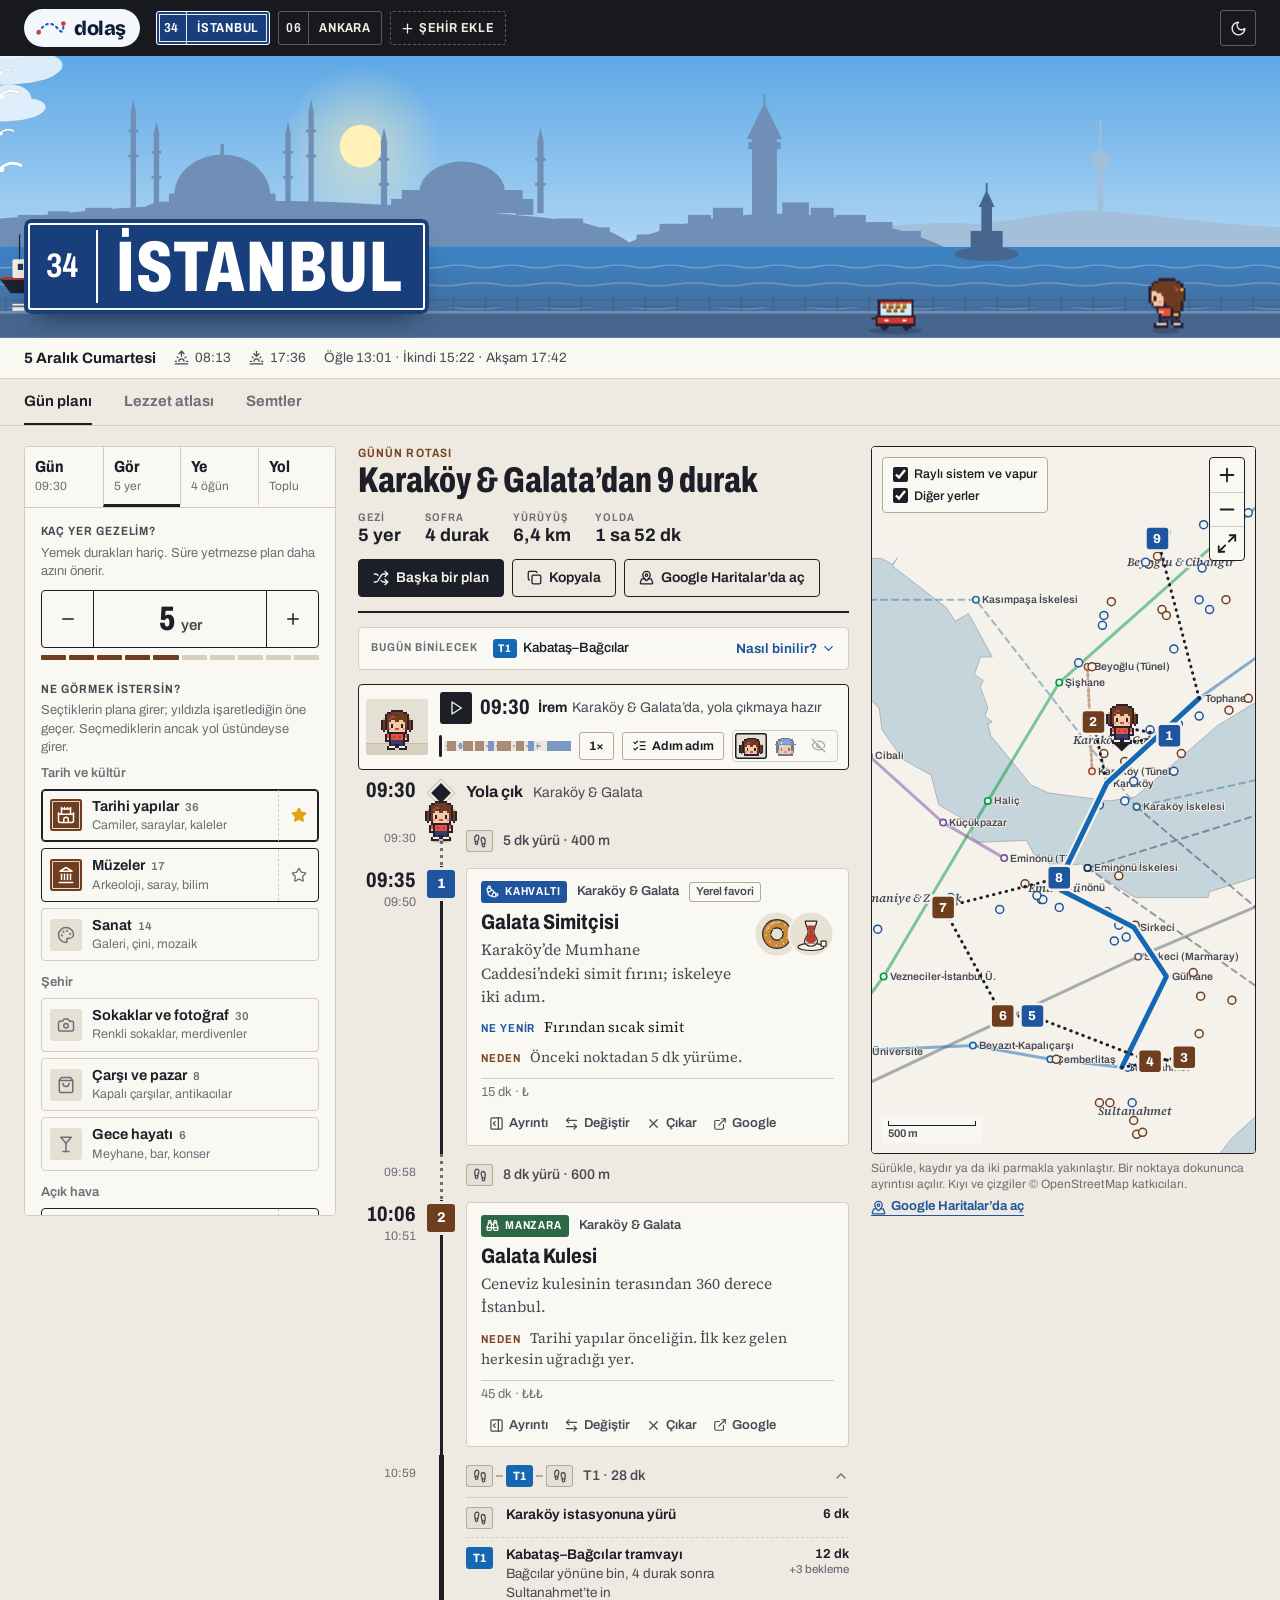
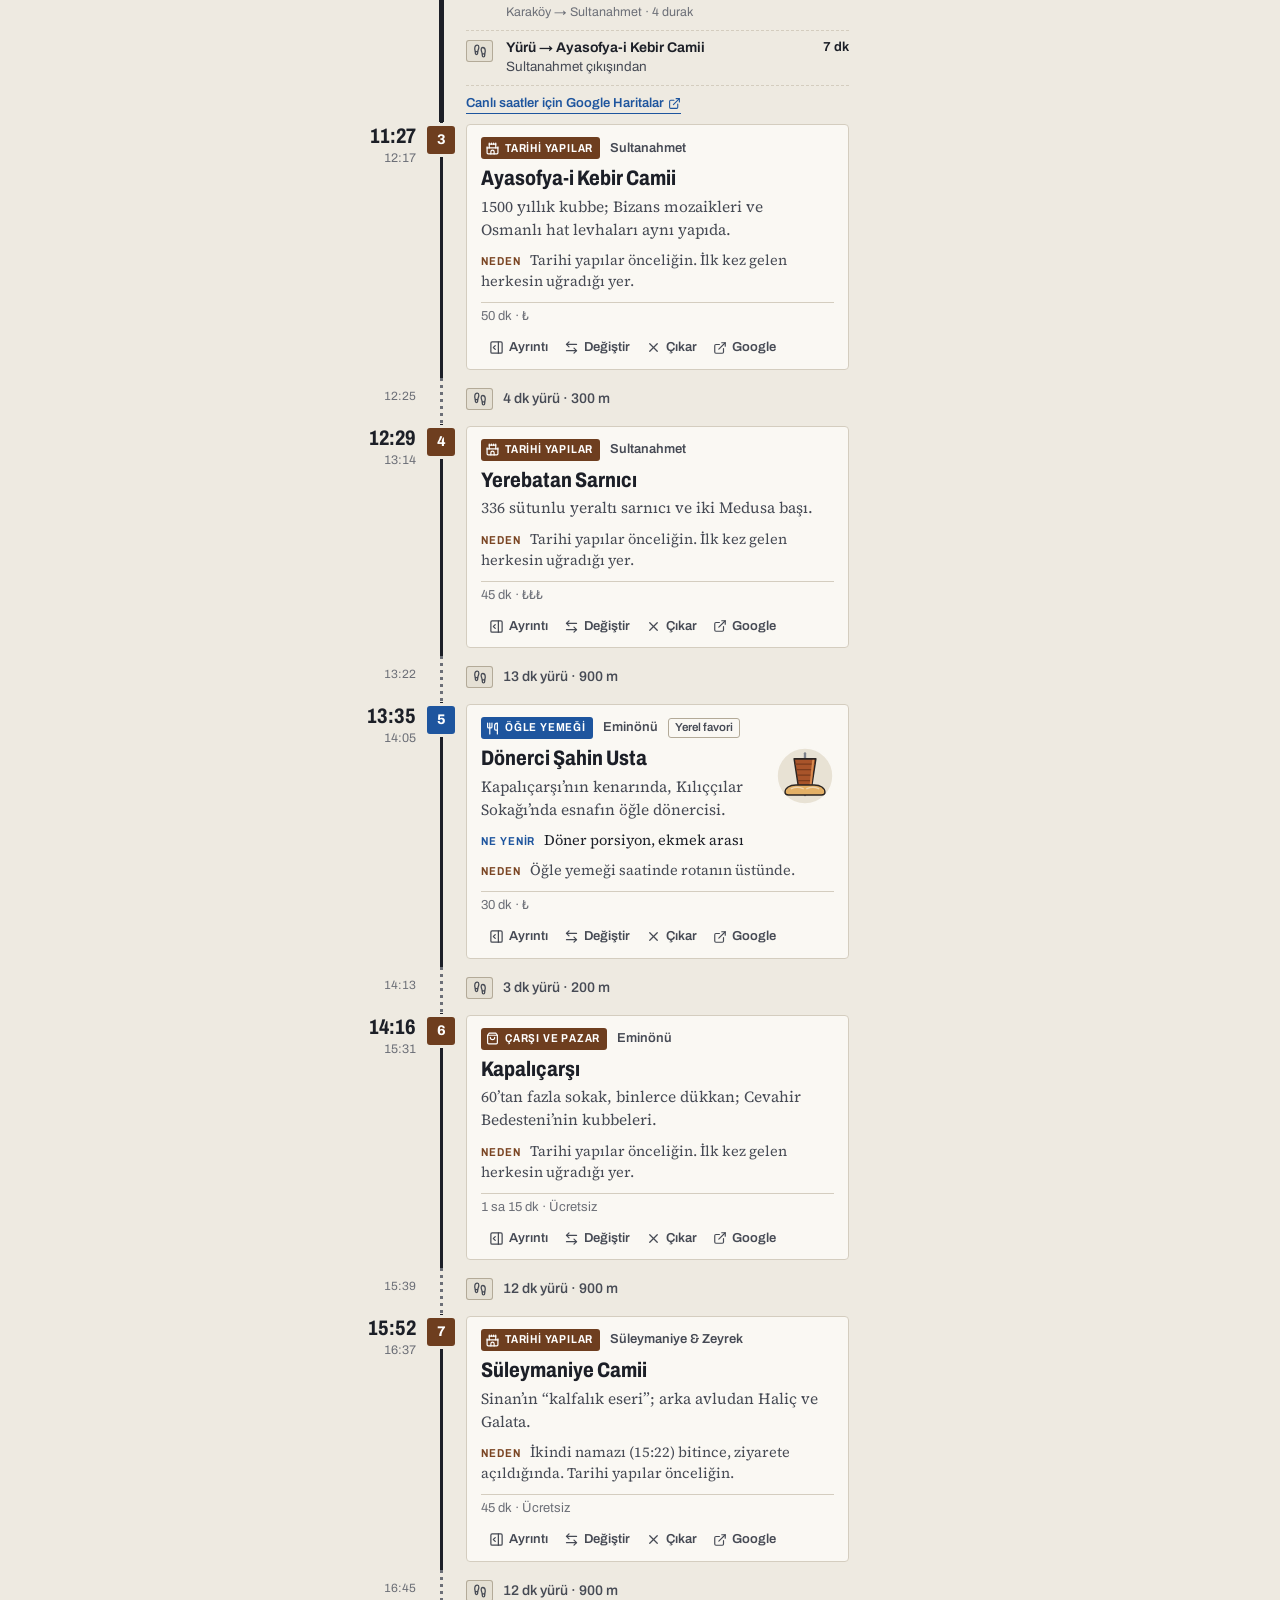
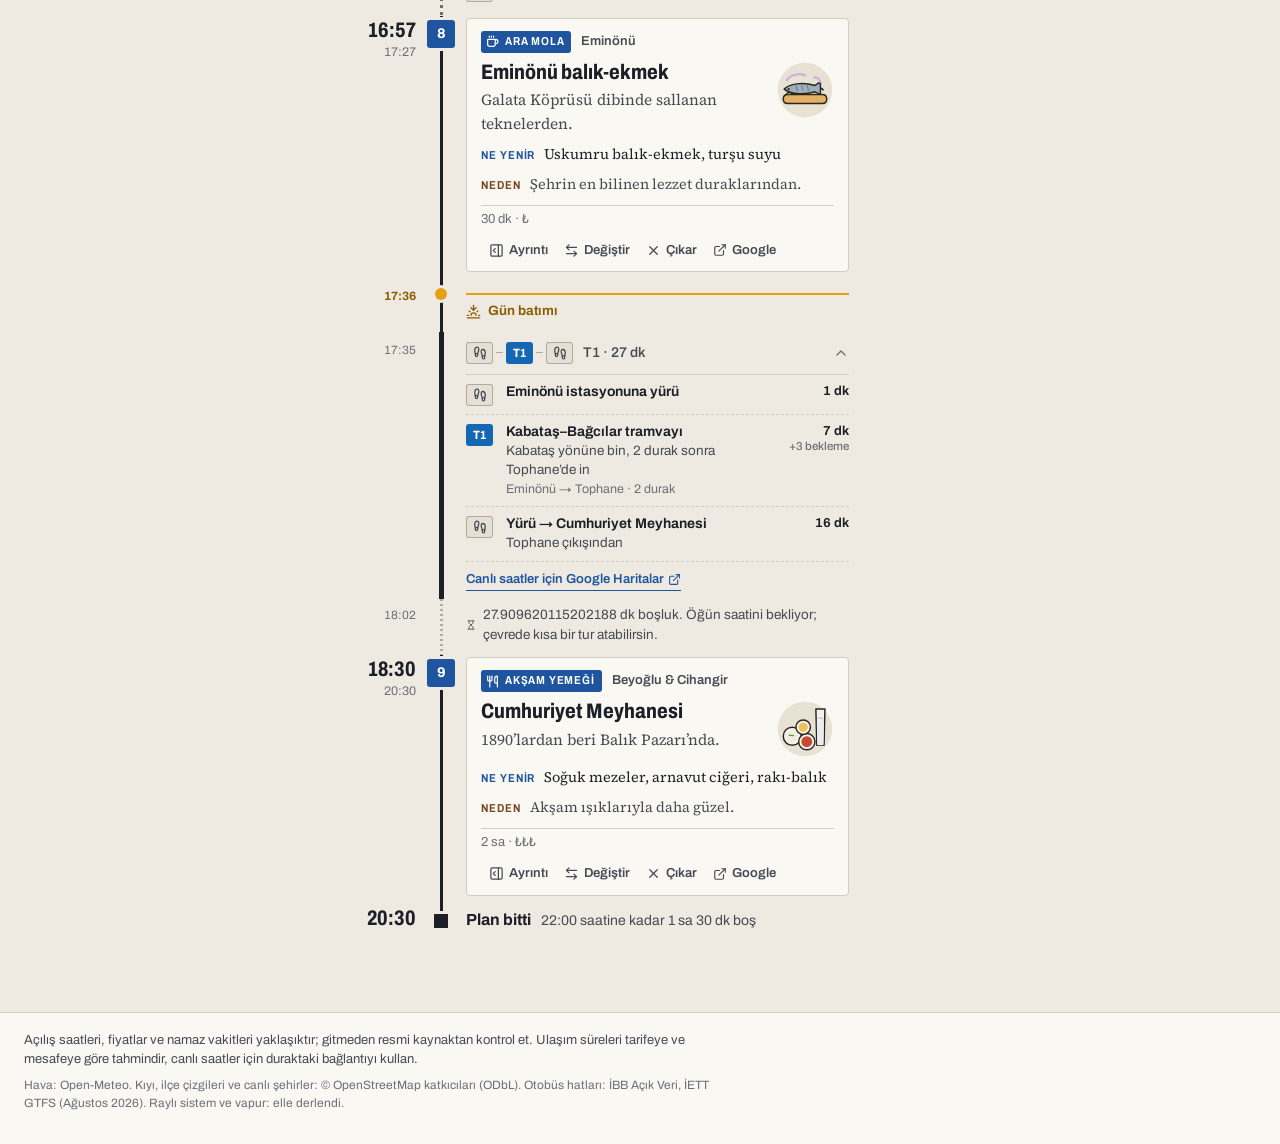
<file: dolas/index.html>
<!doctype html>
<html lang="tr" data-city="istanbul">
  <head>
    <meta charset="UTF-8" />
    <meta name="viewport" content="width=device-width, initial-scale=1.0, viewport-fit=cover" />
    <meta name="description" content="İstanbul ve Ankara için saat saat gün planı: gezilecek yerler, ne yenir, duraklar arasında hangi hatla nasıl gidilir." />
    <meta name="theme-color" content="#17191f" />
    <meta property="og:type" content="website" />
    <meta property="og:site_name" content="dolaş" />
    <meta property="og:title" content="Dolaş Gün Planlayıcı" />
    <meta property="og:description" content="İstanbul ve Ankara için saat saat gün planı: gezilecek yerler, ne yenir, duraklar arasında hangi hatla nasıl gidilir." />
    <meta property="og:locale" content="tr_TR" />
    <meta property="og:url" content="https://denizkarakoyun.com/dolas/" />
    <meta property="og:image" content="https://denizkarakoyun.com/dolas/og.png" />
    <meta property="og:image:width" content="1200" />
    <meta property="og:image:height" content="630" />
    <meta property="og:image:alt" content="dolaş: İstanbul ve Ankara için saat saat gün planı" />
    <meta name="twitter:card" content="summary_large_image" />
    <link rel="canonical" href="https://denizkarakoyun.com/dolas/" />
    <link rel="icon" href="data:image/svg+xml,%3Csvg xmlns='http://www.w3.org/2000/svg' viewBox='0 0 32 32'%3E%3Crect width='32' height='32' rx='8' fill='%231d5fc4'/%3E%3Cpath d='M7 22 C 12 9, 19 9, 22 16 S 26 22, 26 11' fill='none' stroke='white' stroke-width='2.6' stroke-linecap='round' stroke-dasharray='2 4'/%3E%3Ccircle cx='7' cy='22' r='2.6' fill='%23ff806a'/%3E%3Ccircle cx='26' cy='11' r='2.6' fill='%23ff806a'/%3E%3C/svg%3E" />
    <link rel="preconnect" href="https://fonts.googleapis.com" />
    <link rel="preconnect" href="https://fonts.gstatic.com" crossorigin />
    <link
      rel="stylesheet"
      href="https://fonts.googleapis.com/css2?family=Archivo:wdth,wght@62..125,400..900&family=Source+Serif+4:ital,opsz,wght@0,8..60,400..700;1,8..60,400..600&display=swap"
    />
    <!-- Logo yazısı: yalnızca “dolaş” harfleri -->
    <link rel="stylesheet" href="https://fonts.googleapis.com/css2?family=Bricolage+Grotesque:opsz,wght@12..96,800&text=dola%C5%9F&display=swap" />
    <title>Dolaş Gün Planlayıcı</title>
    <script type="module" crossorigin src="./assets/index-fGyp69qx.js"></script>
    <link rel="stylesheet" crossorigin href="./assets/index-BmjK9bpg.css">
  </head>
  <body>
    <div id="root"></div>
  </body>
</html>
</file>
<file: css/base.css>
/* tokenlar, fontlar, reset, hero, butonlar, footer */

/* fontlar gömülü, google fonts isteği yok */
@font-face { font-family: 'Baloo 2'; font-style: normal; font-weight: 600; font-display: swap;
  src: url("../assets/fonts/baloo2-600-latin-ext.woff2") format("woff2");
  unicode-range: U+0100-02BA, U+02BD-02C5, U+02C7-02CC, U+02CE-02D7, U+02DD-02FF, U+0304, U+0308, U+0329, U+1D00-1DBF, U+1E00-1E9F, U+1EF2-1EFF, U+2020, U+20A0-20AB, U+20AD-20C0, U+2113, U+2C60-2C7F, U+A720-A7FF; }
@font-face { font-family: 'Baloo 2'; font-style: normal; font-weight: 600; font-display: swap;
  src: url("../assets/fonts/baloo2-600-latin.woff2") format("woff2");
  unicode-range: U+0000-00FF, U+0131, U+0152-0153, U+02BB-02BC, U+02C6, U+02DA, U+02DC, U+0304, U+0308, U+0329, U+2000-206F, U+20AC, U+2122, U+2191, U+2193, U+2212, U+2215, U+FEFF, U+FFFD; }
@font-face { font-family: 'Baloo 2'; font-style: normal; font-weight: 800; font-display: swap;
  src: url("../assets/fonts/baloo2-800-latin-ext.woff2") format("woff2");
  unicode-range: U+0100-02BA, U+02BD-02C5, U+02C7-02CC, U+02CE-02D7, U+02DD-02FF, U+0304, U+0308, U+0329, U+1D00-1DBF, U+1E00-1E9F, U+1EF2-1EFF, U+2020, U+20A0-20AB, U+20AD-20C0, U+2113, U+2C60-2C7F, U+A720-A7FF; }
@font-face { font-family: 'Baloo 2'; font-style: normal; font-weight: 800; font-display: swap;
  src: url("../assets/fonts/baloo2-800-latin.woff2") format("woff2");
  unicode-range: U+0000-00FF, U+0131, U+0152-0153, U+02BB-02BC, U+02C6, U+02DA, U+02DC, U+0304, U+0308, U+0329, U+2000-206F, U+20AC, U+2122, U+2191, U+2193, U+2212, U+2215, U+FEFF, U+FFFD; }
@font-face { font-family: 'Nunito'; font-style: normal; font-weight: 400; font-display: swap;
  src: url("../assets/fonts/nunito-400-latin-ext.woff2") format("woff2");
  unicode-range: U+0100-02BA, U+02BD-02C5, U+02C7-02CC, U+02CE-02D7, U+02DD-02FF, U+0304, U+0308, U+0329, U+1D00-1DBF, U+1E00-1E9F, U+1EF2-1EFF, U+2020, U+20A0-20AB, U+20AD-20C0, U+2113, U+2C60-2C7F, U+A720-A7FF; }
@font-face { font-family: 'Nunito'; font-style: normal; font-weight: 400; font-display: swap;
  src: url("../assets/fonts/nunito-400-latin.woff2") format("woff2");
  unicode-range: U+0000-00FF, U+0131, U+0152-0153, U+02BB-02BC, U+02C6, U+02DA, U+02DC, U+0304, U+0308, U+0329, U+2000-206F, U+20AC, U+2122, U+2191, U+2193, U+2212, U+2215, U+FEFF, U+FFFD; }
@font-face { font-family: 'Nunito'; font-style: normal; font-weight: 700; font-display: swap;
  src: url("../assets/fonts/nunito-700-latin-ext.woff2") format("woff2");
  unicode-range: U+0100-02BA, U+02BD-02C5, U+02C7-02CC, U+02CE-02D7, U+02DD-02FF, U+0304, U+0308, U+0329, U+1D00-1DBF, U+1E00-1E9F, U+1EF2-1EFF, U+2020, U+20A0-20AB, U+20AD-20C0, U+2113, U+2C60-2C7F, U+A720-A7FF; }
@font-face { font-family: 'Nunito'; font-style: normal; font-weight: 700; font-display: swap;
  src: url("../assets/fonts/nunito-700-latin.woff2") format("woff2");
  unicode-range: U+0000-00FF, U+0131, U+0152-0153, U+02BB-02BC, U+02C6, U+02DA, U+02DC, U+0304, U+0308, U+0329, U+2000-206F, U+20AC, U+2122, U+2191, U+2193, U+2212, U+2215, U+FEFF, U+FFFD; }
@font-face { font-family: 'Nunito'; font-style: normal; font-weight: 800; font-display: swap;
  src: url("../assets/fonts/nunito-800-latin-ext.woff2") format("woff2");
  unicode-range: U+0100-02BA, U+02BD-02C5, U+02C7-02CC, U+02CE-02D7, U+02DD-02FF, U+0304, U+0308, U+0329, U+1D00-1DBF, U+1E00-1E9F, U+1EF2-1EFF, U+2020, U+20A0-20AB, U+20AD-20C0, U+2113, U+2C60-2C7F, U+A720-A7FF; }
@font-face { font-family: 'Nunito'; font-style: normal; font-weight: 800; font-display: swap;
  src: url("../assets/fonts/nunito-800-latin.woff2") format("woff2");
  unicode-range: U+0000-00FF, U+0131, U+0152-0153, U+02BB-02BC, U+02C6, U+02DA, U+02DC, U+0304, U+0308, U+0329, U+2000-206F, U+20AC, U+2122, U+2191, U+2193, U+2212, U+2215, U+FEFF, U+FFFD; }
@font-face { font-family: 'Patrick Hand'; font-style: normal; font-weight: 400; font-display: swap;
  src: url("../assets/fonts/patrickhand-400-latin-ext.woff2") format("woff2");
  unicode-range: U+0100-02BA, U+02BD-02C5, U+02C7-02CC, U+02CE-02D7, U+02DD-02FF, U+0304, U+0308, U+0329, U+1D00-1DBF, U+1E00-1E9F, U+1EF2-1EFF, U+2020, U+20A0-20AB, U+20AD-20C0, U+2113, U+2C60-2C7F, U+A720-A7FF; }
@font-face { font-family: 'Patrick Hand'; font-style: normal; font-weight: 400; font-display: swap;
  src: url("../assets/fonts/patrickhand-400-latin.woff2") format("woff2");
  unicode-range: U+0000-00FF, U+0131, U+0152-0153, U+02BB-02BC, U+02C6, U+02DA, U+02DC, U+0304, U+0308, U+0329, U+2000-206F, U+20AC, U+2122, U+2191, U+2193, U+2212, U+2215, U+FEFF, U+FFFD; }

/* tokenlar */
:root {
  --paper: #FBF3E4;
  --paper-deep: #F4E7CF;
  --ink: #2B2119;
  --ink-soft: #5C4B3B;
  --trunk: #8C5A3C;
  --trunk-dark: #6E4429;
  --leaf: #7BB661;
  --leaf-deep: #4E9F3D;
  --gold: #E9A820;
  --honey: #F4B942;
  --maroon: #8B1E3F;
  --teal: #12907E;
  --teal-soft: #5eead4;
  --sky: #7EB8D9;
  --white: #FFFDF8;

  --font-display: 'Baloo 2', 'Arial Rounded MT Bold', 'Trebuchet MS', system-ui, sans-serif;
  --font-hand: 'Patrick Hand', 'Comic Sans MS', cursive;
  --font-body: 'Nunito', 'Trebuchet MS', system-ui, sans-serif;

  --outline: 3px solid var(--ink);
  --sticker-shadow: 4px 4px 0 rgba(43, 33, 25, 0.18);
  --pop: cubic-bezier(0.34, 1.56, 0.64, 1);
  --smooth: cubic-bezier(0.22, 1, 0.36, 1);

  /* çıkartmaların etrafındaki dünya
     bunlar gece değişiyor, çıkartma yüzeyleri değişmiyor */
  --page: var(--paper);
  --page-text: var(--ink);
  --page-text-soft: var(--ink-soft);
  --hand-accent: #0B6E60; /* --teal'den koyu, krem üstünde AA geçiyor */
  --at-accent: var(--maroon);
  --sky-glow-1: rgba(233, 168, 32, 0.07);
  --sky-glow-2: rgba(126, 184, 217, 0.10);
  --hill-1: #B7D9A0;
  --hill-2: #99C97E;
  --cloud: var(--white);
  --rain: #5E93B8;

  /* z-index sırası. eskiden her yere dağılmış sayılardı */
  --z-deco: 1;
  --z-footer: 3;
  --z-node: 5;
  --z-friend: 6;
  --z-leaf: 7;
  --z-bee: 8;
  --z-leaf-hover: 9;
  --z-backdrop: 40;
  --z-panel: 50;
  --z-seed: 55;
  --z-game: 60;

  color-scheme: light;
}

/* gece. sayfa uyuyor çıkartmalar uyanık kalıyor */
[data-theme="night"] {
  --page: #1B2233;
  --page-text: #F3EAD8;
  --page-text-soft: #BFB4A0;
  --hand-accent: var(--teal-soft);
  --at-accent: #E98BA5;
  --sky-glow-1: rgba(126, 184, 217, 0.05);
  --sky-glow-2: rgba(233, 168, 32, 0.05);
  --hill-1: #35503F;
  --hill-2: #2C4436;
  --cloud: #55617C;
  --rain: #8FB4D6;
  color-scheme: dark;
}

/* --sc düğüm ölçeği. hover, press ve leaf-sway kullanıyor
   register etmezsen interpolate olmuyor ve yapraklar zıp diye büyüyor */
@property --sc {
  syntax: "<number>";
  inherits: false;
  initial-value: 1;
}

/* reset */
*, *::before, *::after { box-sizing: border-box; margin: 0; padding: 0; }

/* ekranda yok ama ekran okuyucu görüyor, print'te de çıkıyor */
.sr-only {
  position: absolute !important;
  width: 1px; height: 1px;
  padding: 0; margin: -1px;
  overflow: hidden;
  clip: rect(0 0 0 0);
  clip-path: inset(50%);
  white-space: nowrap;
  border: 0;
}
html { -webkit-text-size-adjust: 100%; }
[hidden] { display: none !important; }
body {
  font-family: var(--font-body);
  color: var(--page-text);
  background:
    radial-gradient(circle at 12% 18%, var(--sky-glow-1) 0, transparent 420px),
    radial-gradient(circle at 88% 12%, var(--sky-glow-2) 0, transparent 460px),
    var(--page);
  transition: background-color 0.5s ease, color 0.5s ease;
  min-height: 100vh;
  min-height: 100dvh;
  display: flex;
  flex-direction: column;
  overflow-x: hidden;
}
img { max-width: 100%; display: block; }
button { font: inherit; color: inherit; background: none; border: none; cursor: pointer; }
a { color: var(--ink); }
/* 350ms çift tık beklemesi yok, gri parlama yok. kendimiz çiziyoruz */
button, a {
  touch-action: manipulation;
  -webkit-tap-highlight-color: transparent;
}
ul { list-style: none; }
strong { font-weight: 700; } /* 800 fazladan font dosyası indiriyordu */

:focus-visible {
  outline: 3px solid var(--teal);
  outline-offset: 3px;
  border-radius: 6px;
}

::selection { background: var(--honey); color: var(--ink); }

/* hero */
.hero {
  padding: clamp(12px, 2.2vh, 24px) 20px 4px;
  flex: none;
}
.hero-inner {
  max-width: 880px;
  margin: 0 auto;
  display: flex;
  align-items: center;
  gap: clamp(16px, 3vw, 34px);
}
.hero-avatar {
  flex: none;
  position: relative;
  width: clamp(84px, 10vw, 122px);
  animation: avatar-bob 5s ease-in-out infinite;
}
.avatar-photo {
  position: absolute;
  inset: 0;
  width: 100%;
  height: 100%;
  object-fit: cover;
  border: 4px solid var(--ink);
  border-radius: 47% 53% 50% 50% / 52% 48% 55% 45%;
  box-shadow: 4px 4px 0 rgba(43, 33, 25, 0.15);
  background: var(--white);
  z-index: 1;
}
.avatar-svg {
  width: 100%;
  height: auto;
  filter: drop-shadow(4px 4px 0 rgba(43, 33, 25, 0.15));
}
@keyframes avatar-bob {
  0%, 100% { transform: translateY(0) rotate(-1.5deg); }
  50% { transform: translateY(-6px) rotate(1.5deg); }
}
.hero-hello {
  font-family: var(--font-hand);
  font-size: 1.15rem;
  color: var(--page-text-soft);
  transform: rotate(-1.2deg);
}
.hero-name {
  font-family: var(--font-display);
  font-weight: 800;
  font-size: clamp(1.9rem, 4.4vw, 3rem);
  line-height: 1.05;
  letter-spacing: 0.5px;
  /* eğri büğrü alt çizgi
     preserveAspectRatio=none olmazsa 'z Karak' altında ortalanıp kalıyor */
  width: fit-content;
  max-width: 100%;
  background-image: url("data:image/svg+xml,%3Csvg xmlns='http://www.w3.org/2000/svg' width='220' height='12' viewBox='0 0 220 12' preserveAspectRatio='none'%3E%3Cpath d='M4 8 C 40 2, 75 11, 112 6 S 185 3, 216 7' fill='none' stroke='%23E9A820' stroke-width='5' stroke-linecap='round'/%3E%3C/svg%3E");
  background-repeat: no-repeat;
  background-position: left 100%;
  background-size: 100% 10px;
  padding-bottom: 12px;
}
/* harfler tek tek düşüyor sonra alt çizgi kendini çiziyor
   main.js ismi .word/.ltr spanlarına bölüyor, js yoksa h1 düz duruyor */
.hero-name .word { display: inline-block; white-space: nowrap; }
.hero-name .ltr {
  display: inline-block;
  animation: ltr-pop 0.45s var(--pop) backwards;
  animation-delay: calc(var(--li, 0) * 0.032s);
}
@keyframes ltr-pop {
  from { opacity: 0; transform: scale(0) rotate(var(--lr, 0deg)); }
}
.hero-name {
  animation: underline-draw 0.55s var(--smooth) 0.85s backwards;
}
@keyframes underline-draw {
  from { background-size: 0 10px; }
}
/* gerisi ismin altından yukarı geliyor
   sadece translate, transform kullanınca tiltleri eziyor
   iki paragraf LCP adayı o yüzden onlarda opacity yok
   chrome opacity-0 boyamayı saymıyor */
.hero-hello { animation: rise-in 0.45s var(--smooth) backwards; }
.hero-tagline { animation: slide-in 0.45s var(--smooth) 0.14s backwards; }
.hero-hand { animation: slide-in 0.45s var(--smooth) 0.22s backwards; }
@keyframes slide-in {
  from { translate: 0 12px; }
}
.hero-stats li { animation: rise-in 0.45s var(--smooth) backwards; }
.hero-stats li:nth-child(1) { animation-delay: 0.3s; }
.hero-stats li:nth-child(2) { animation-delay: 0.36s; }
.hero-stats li:nth-child(3) { animation-delay: 0.42s; }
.hero-actions .btn { animation: rise-in 0.45s var(--smooth) backwards; }
.hero-actions .btn:nth-child(1) { animation-delay: 0.44s; }
.hero-actions .btn:nth-child(2) { animation-delay: 0.5s; }
.hero-actions .btn:nth-child(3) { animation-delay: 0.56s; }
.hero-actions .btn:nth-child(4) { animation-delay: 0.62s; }
@keyframes rise-in {
  from { opacity: 0; translate: 0 12px; }
}

.hero-tagline {
  font-size: clamp(0.98rem, 1.7vw, 1.12rem);
  margin-top: 6px;
  color: var(--page-text);
}
.hero-tagline .at { color: var(--at-accent); font-weight: 800; }
.hero-hand {
  font-family: var(--font-hand);
  font-size: clamp(1rem, 1.6vw, 1.14rem);
  color: var(--hand-accent);
  margin-top: 3px;
  transform: rotate(-0.6deg);
}

.hero-stats {
  display: flex;
  flex-wrap: wrap;
  gap: 8px 10px;
  margin-top: 11px;
}
.chip {
  font-family: var(--font-display);
  font-weight: 600;
  font-size: 0.86rem;
  color: var(--ink); /* sticker yazısı gece gündüz aynı */
  padding: 5px 13px;
  border: var(--outline);
  border-radius: 46% 54% 48% 52% / 60% 46% 54% 40%;
  box-shadow: 3px 3px 0 rgba(43, 33, 25, 0.16);
  background: var(--white);
  transform: rotate(-1deg);
  white-space: nowrap;
}
.chip:nth-child(even),
.hero-stats li:nth-child(even) .chip { transform: rotate(1.2deg); border-radius: 52% 48% 55% 45% / 44% 58% 42% 56%; }
.chip-btn {
  cursor: pointer;
  transition: transform 0.15s var(--pop), box-shadow 0.15s ease;
}
.chip-btn:hover { transform: translate(-1px, -2px) rotate(-1deg); box-shadow: 5px 5px 0 rgba(43, 33, 25, 0.2); }
.chip-btn:active { transform: translate(1px, 1px); box-shadow: 1px 1px 0 rgba(43, 33, 25, 0.2); }
/* çift sıradaki chipin tilt kuralı .chip-btn:hover'dan spesifik
   o yüzden kendi hoverı lazım. aynı kalkış ters açı */
.hero-stats li:nth-child(even) .chip-btn:hover { transform: translate(-1px, -2px) rotate(1.2deg); }
.hero-stats li:nth-child(even) .chip-btn:active { transform: translate(1px, 1px) rotate(1.2deg); }
.chip-gold { background: #FDE7B8; }
.chip-maroon { background: #F6D5DE; }
.chip-teal { background: #C9F0E5; }
.chip-honey { background: #FCE9C0; }

.hero-actions {
  display: flex;
  flex-wrap: wrap;
  gap: 10px;
  margin-top: 12px;
}
.btn {
  display: inline-flex;
  align-items: center;
  gap: 8px;
  font-family: var(--font-display);
  font-weight: 600;
  font-size: 0.95rem;
  text-decoration: none;
  padding: 9px 18px;
  background: var(--white);
  border: var(--outline);
  border-radius: 14px 16px 15px 17px / 17px 14px 18px 13px;
  box-shadow: var(--sticker-shadow);
  transition: transform 0.15s var(--pop), box-shadow 0.15s ease;
}
.btn:hover { transform: translate(-1px, -2px) rotate(-0.5deg); box-shadow: 6px 6px 0 rgba(43, 33, 25, 0.18); }
.btn:active { transform: translate(2px, 2px); box-shadow: 1px 1px 0 rgba(43, 33, 25, 0.18); }
.btn-primary { background: var(--leaf); color: var(--ink); }
.btn .ic { width: 18px; height: 18px; flex: none; }
.btn-meta { font-family: var(--font-hand); font-weight: 400; font-size: 0.82rem; opacity: 0.75; margin-left: 2px; }
.ic-inline { width: 1em; height: 1em; vertical-align: -0.15em; }

.hero-hint {
  text-align: center;
  font-family: var(--font-hand);
  font-size: 1.05rem;
  color: var(--page-text-soft);
  margin-top: 6px;
  animation: hint-wiggle 4s ease-in-out infinite;
}
@keyframes hint-wiggle {
  0%, 100% { transform: rotate(-0.8deg); }
  50% { transform: rotate(0.8deg); }
}
/* bi dal açıldıktan sonra ipucu susuyor */
.hero-hint.retired { animation: none; opacity: 0.55; transition: opacity 0.6s ease; }

/* sahne ve footer kabuğu, detay tree.css'te */
#stage-wrap {
  flex: 1;
  position: relative;
  min-height: 480px;
  overflow: hidden;
}
.site-footer {
  position: absolute;
  bottom: 8px;
  left: 50%;
  transform: translateX(-50%);
  font-family: var(--font-hand);
  font-size: 0.92rem;
  color: var(--page-text-soft);
  white-space: nowrap;
  pointer-events: none;
  z-index: var(--z-footer);
}

/* noscript */
.noscript-box {
  max-width: 560px;
  margin: 40px auto;
  padding: 26px 30px;
  color: var(--ink);
  background: var(--white);
  border: var(--outline);
  border-radius: 22px 26px 24px 28px / 26px 22px 28px 24px;
  box-shadow: var(--sticker-shadow);
}
.noscript-box h2 { font-family: var(--font-display); margin-bottom: 8px; }
.noscript-box ul { margin-top: 12px; list-style: disc; padding-left: 22px; }
.noscript-box li { margin: 6px 0; }

/* kısa ekranlar, 13-15 inç laptoplar
   hero'yu toparlıyoruz ki ağacın tamamı sığsın
   yoksa sahne okunmaz hale kadar küçülüyor */
@media (min-width: 768px) and (max-height: 820px) {
  .hero { padding-top: 8px; }
  .hero-inner { gap: 16px; }
  .hero-avatar { width: 64px; }
  .hero-hello { font-size: 1rem; }
  .hero-name { font-size: clamp(1.7rem, 3.2vw, 2.3rem); padding-bottom: 9px; background-size: 100% 8px; }
  .hero-tagline { font-size: 0.98rem; margin-top: 3px; }
  .hero-hand { font-size: 1rem; margin-top: 1px; }
  .hero-stats { margin-top: 7px; }
  .hero-actions { margin-top: 8px; }
  .btn { padding: 7px 14px; font-size: 0.9rem; }
  .hero-hint { margin-top: 3px; font-size: 0.98rem; }
}

/* ağaç yazıcıdan çıkmıyor, düz cv listesi çıkıyor */
@media print {
  .hero-actions, .hero-hint, #stage-wrap, #backdrop, #panel, .lightbox { display: none !important; }
  #cv-text { max-width: 720px; margin: 24px auto; font-size: 11pt; line-height: 1.4; }
  #cv-text h2 { margin: 18px 0 6px; font-family: var(--font-display); }
  #cv-text h3 { margin: 12px 0 2px; font-family: var(--font-display); }
  #cv-text ul { list-style: disc; padding-left: 18px; }
  #cv-text a { color: inherit; }
  body { background: #fff; color: #000; }
}

/* telefonda hero */
@media (max-width: 767px) {
  .hero { padding-top: 12px; }
  .hero-inner { flex-direction: column; text-align: center; gap: 10px; }
  .hero-avatar { width: 82px; }
  .hero-stats, .hero-actions { justify-content: center; }
  .hero-name { background-position: center 100%; }
  #stage-wrap { overflow: visible; min-height: 0; }
  .site-footer { position: static; transform: none; text-align: center; padding: 10px 0 18px; white-space: normal; }
}

/* accent renkleri. düğümler, vine ve kartlar kullanıyor */
.accent-gold { --accent: var(--gold); --accent-soft: #FDE7B8; }
.accent-honey { --accent: #D98E12; --accent-soft: #FCE9C0; }
.accent-maroon { --accent: var(--maroon); --accent-soft: #F6D5DE; }
.accent-plum { --accent: #7A4988; --accent-soft: #EBDCF0; }
.accent-teal { --accent: var(--teal); --accent-soft: #C9F0E5; }
.accent-sky { --accent: #3D7EA6; --accent-soft: #D9EBF6; }

/* reduced motion: süslemeleri kapat */
@media (prefers-reduced-motion: reduce) {
  .hero-avatar, .hero-hint,
  .hero-name, .hero-name .ltr, .hero-hello, .hero-tagline, .hero-hand,
  .hero-stats li, .hero-actions .btn { animation: none; }
  *, *::before, *::after { transition-duration: 0.01ms !important; animation-duration: 0.01ms !important; animation-iteration-count: 1 !important; }
}

/* kart açıkken hero da duruyor */
body.panel-open .hero-avatar,
body.panel-open .hero-hint { animation-play-state: paused; }

/* ————— yazılı sürüm —————
   ağacın altına inen düz metin hali. tools/prerender.js gömüyor.
   eskiden sr-only'ydi yani ekranda yoktu, google da öyle metni saymıyor.
   .screen hero+ağacı bi tam ekranda tutuyor, yoksa alta içerik gelince
   stage-wrap kısalıyor ve fitStage ağacı küçültüyor */
.screen {
  display: flex;
  flex-direction: column;
  min-height: 100vh;
  min-height: 100dvh;
}

#cv-text {
  border-top: var(--outline);
  background: var(--page);
  padding: 56px 20px 76px;
}
.cv-inner { max-width: 760px; margin: 0 auto; }

#cv-text h2 {
  font-family: var(--font-display);
  font-weight: 800;
  font-size: clamp(1.5rem, 3.2vw, 2rem);
  color: var(--page-text);
  line-height: 1.15;
}
.cv-lede {
  font-family: var(--font-hand);
  font-size: 1.12rem;
  color: var(--page-text-soft);
  margin-top: 8px;
  max-width: 60ch;
}

/* kartlar. sticker yüzeyi gece gündüz aynı, panel.css'teki .card gibi */
.cv-about,
.cv-sec {
  margin-top: 20px;
  border: var(--outline);
  border-radius: 16px;
  background: var(--white);
  color: var(--ink);
  box-shadow: var(--sticker-shadow);
  overflow: hidden;
}
.cv-about { padding: 20px 22px 22px; }

.cv-sec > summary {
  padding: 15px 20px;
  cursor: pointer;
  list-style: none;
  display: flex;
  align-items: center;
}
.cv-sec > summary::-webkit-details-marker { display: none; }
.cv-sec > summary::after {
  content: "+";
  margin-left: auto;
  font-family: var(--font-display);
  font-weight: 800;
  font-size: 1.4rem;
  line-height: 1;
  color: var(--ink-soft);
}
.cv-sec[open] > summary::after { content: "–"; }
.cv-sec > summary:hover { background: var(--paper-deep); }
.cv-sec > summary:focus-visible { outline: 3px solid var(--teal); outline-offset: -3px; }
.cv-sec > summary h3 {
  font-family: var(--font-display);
  font-weight: 800;
  font-size: 1.18rem;
  display: flex;
  align-items: baseline;
  gap: 9px;
}
.cv-count {
  font-family: var(--font-body);
  font-weight: 700;
  font-size: 0.76rem;
  color: var(--ink-soft);
}
.cv-sec-body {
  padding: 0 20px 8px;
  border-top: 2px dashed rgba(43, 33, 25, 0.16);
}

.cv-item { padding: 16px 0; border-bottom: 1px dashed rgba(43, 33, 25, 0.14); }
.cv-item:last-child { border-bottom: 0; }
.cv-item h4 { font-family: var(--font-display); font-weight: 600; font-size: 1.06rem; }

#cv-text .cv-sub { font-size: 0.88rem; color: var(--ink-soft); margin-top: 2px; }
#cv-text .cv-sum { margin-top: 7px; line-height: 1.5; }
#cv-text .cv-stats { margin-top: 7px; font-size: 0.9rem; color: var(--ink-soft); }
#cv-text .cv-stats strong { font-family: var(--font-display); color: var(--ink); }
#cv-text ul { list-style: disc; padding-left: 20px; margin-top: 9px; }
#cv-text li { margin: 5px 0; line-height: 1.5; }
#cv-text .cv-tags { display: flex; flex-wrap: wrap; gap: 6px; margin-top: 11px; }
#cv-text .cv-tags span {
  font-family: var(--font-display);
  font-weight: 600;
  font-size: 0.78rem;
  border: 2px solid var(--ink);
  border-radius: 999px;
  padding: 2px 10px;
}
#cv-text .cv-links { margin-top: 11px; font-size: 0.92rem; }
#cv-text .cv-links a { color: var(--ink); text-underline-offset: 3px; }
#cv-text .cv-note {
  font-family: var(--font-hand);
  font-size: 1.02rem;
  color: var(--ink-soft);
  margin-top: 9px;
}
/* türkçe özet. site ingilizce ama aramalar türkiye'den geliyor */
.cv-tr {
  margin-top: 14px;
  padding-top: 13px;
  border-top: 2px dashed rgba(43, 33, 25, 0.16);
  font-size: 0.94rem;
  color: var(--ink-soft);
  line-height: 1.55;
}

@media (max-width: 640px) {
  #cv-text { padding: 40px 14px 56px; }
  .cv-about { padding: 16px 16px 18px; }
  .cv-sec > summary { padding: 13px 15px; }
  .cv-sec-body { padding: 0 15px 6px; }
}

/* print: ağaç yerine bu bölüm çıkıyor, .screen'in tam ekranı da kalkıyor */
@media print {
  .screen { min-height: 0; display: block; }
  #cv-text { border-top: 0; padding: 0; }
  .cv-about, .cv-sec { border: 0; border-radius: 0; box-shadow: none; margin-top: 10px; padding: 0; }
  .cv-sec > summary::after, .cv-lede, .cv-count { display: none; }
  .cv-sec-body { border-top: 0; padding: 0; }
  .cv-item { border-bottom: 0; padding: 8px 0; }
}
</file>
<file: css/tree.css>
/* sahne, ağaç ve üstünde kıpırdayan ne varsa */

/* sahne */
.stage {
  position: absolute;
  left: 50%;
  top: 0;
  /* width/height layout.js'ten geliyor */
  transform-origin: top center;
  transform: translateX(-50%) scale(0.6); /* main.js gerçek ölçeği yazıyor */
}

.stage-svg {
  position: absolute;
  inset: 0;
  width: 100%;
  height: 100%;
  overflow: visible;
  pointer-events: none;
}

/* süsler domda düğümlerden SONRA duruyor ki tab önce ağaca gelsin
   z-index onları geri yerine koyuyor
   süs > çizgi > düğüm */
.deco { position: absolute; inset: 0; pointer-events: none; transition: opacity 0.45s ease; z-index: var(--z-deco); }
.stage-svg { z-index: 2; }

/* üç derinlik katmanı
   atmosphere.js .stage üstüne --par-x/--par-y ve --gust yazıyor
   dünya kayıyor ağaç duruyor */
.deco-sky {
  transform: translate(calc(var(--par-x, 0) * -14px + var(--gust, 0) * -10px), calc(var(--par-y, 0) * -7px));
}
.deco-hills {
  transform: translate(calc(var(--par-x, 0) * -7px), calc(var(--par-y, 0) * -3px));
}
.deco-motes {
  transform: translate(calc(var(--par-x, 0) * 10px + var(--gust, 0) * 14px), calc(var(--par-y, 0) * 5px));
}
/* sadece atmosphere.js'in gerçekten çalıştığı yerde promote et, aynı koşul
   başka yerde will-change en az hafızası olan cihazlarda sahne boyunda
   gpu texture tutuyor, gereksiz */
@media (pointer: fine) and (min-width: 768px) and (prefers-reduced-motion: no-preference) {
  .deco-sky, .deco-hills, .deco-motes { will-change: transform; }
}

/* güneşin kendisi tema düğmesi */
.sun-toggle {
  position: absolute;
  top: 30px;
  right: 90px;
  width: 130px;
  height: 130px;
  padding: 0;
  border: none;
  background: none;
  pointer-events: auto;
  cursor: pointer;
  transition: transform 0.25s var(--pop);
}
.sun-toggle:hover { transform: scale(1.07) rotate(4deg); }
.sun-toggle .sun,
.sun-toggle .moon {
  position: absolute;
  inset: 0;
  transition: opacity 0.55s ease, transform 0.8s var(--smooth);
}
.sun-toggle svg { width: 100%; height: auto; }
.sun-toggle .moon { opacity: 0; transform: translateY(28px) rotate(-40deg); }
[data-theme="night"] .sun-toggle .sun { opacity: 0; transform: translateY(32px) rotate(50deg); }
[data-theme="night"] .sun-toggle .moon { opacity: 1; transform: none; }
.sun-rays {
  transform-origin: 60px 60px;
  animation: sun-spin 60s linear infinite;
}
[data-theme="night"] .sun-toggle .sun-rays { animation-play-state: paused; }
@keyframes sun-spin { to { transform: rotate(360deg); } }

/* yıldızlar, sadece gece uyanık */
.stars {
  position: absolute;
  inset: 0 0 45% 0;
  opacity: 0;
  transition: opacity 1s ease;
}
.stars svg { width: 100%; height: 100%; }
.star-tw1, .star-tw2 {
  transform-box: fill-box;
  transform-origin: center;
  animation: star-twinkle 3.6s ease-in-out infinite alternate;
  animation-play-state: paused; /* görünmüyorken dönmesin */
}
.star-tw2 { animation-duration: 4.4s; animation-delay: 1.2s; }
[data-theme="night"] .stars { opacity: 1; }
[data-theme="night"] .star-tw1,
[data-theme="night"] .star-tw2 { animation-play-state: running; }
/* sadece opacity
   svg child transformları bazı tarayıcılarda compositordan düşüyor
   ve bunlardan 12 tane gece boyu dönüyor */
@keyframes star-twinkle {
  from { opacity: 0.35; }
  to { opacity: 1; }
}

.cloud {
  position: absolute;
  width: 170px;
  height: 54px;
  background: var(--cloud);
  border: var(--outline);
  border-radius: 60px;
  box-shadow: 3px 4px 0 rgba(43, 33, 25, 0.12);
  opacity: 0.9;
  transition: background-color 0.5s ease;
}
.cloud::before, .cloud::after {
  content: "";
  position: absolute;
  background: inherit;
  border: inherit;
  border-radius: 50%;
}
.cloud::before { width: 62px; height: 62px; top: -30px; left: 28px; }
.cloud::after { width: 46px; height: 46px; top: -20px; left: 84px; }
.cloud-1 { top: 130px; left: 140px; animation: cloud-drift 80s ease-in-out infinite alternate; }
.cloud-2 { top: 60px; left: 62%; transform: scale(0.72); animation: cloud-drift 65s ease-in-out infinite alternate-reverse; }
@keyframes cloud-drift {
  from { translate: 0 0; }
  to { translate: 160px 12px; }
}

/* buluta bas açılsın. damlalar bulutun içinde duruyor
   böylece yağmur bulutla beraber kayıyor */
button.cloud { pointer-events: auto; cursor: pointer; }
button.cloud:hover { filter: brightness(1.04); }
html.raining .cloud { filter: brightness(0.94) saturate(0.85); }
.cloud .rain {
  position: absolute;
  top: calc(100% + 4px);
  left: 8%;
  right: 8%;
  height: var(--fall, 300px);
  pointer-events: none;
  opacity: 0;
  transition: opacity 0.5s ease;
}
/* her buluta ayrı düşme mesafesi, bitler tepelere ulaşsın */
.cloud-1 { --fall: 580px; }
.cloud-2 { --fall: 850px; } /* bu bulut 0.72 ölçekli ve daha yukarda */
/* yukardaki bulutun bitleri uzun mesafede çizgiye dönüşüyordu
   !important çünkü her damlanın süresi inline yazılı */
html.raining .cloud-2 .drop { animation-duration: 2.3s !important; }
/* bit yağıyor, minik 0 ve 1 ler */
.cloud .drop {
  position: absolute;
  top: -16px;
  font-family: var(--font-display);
  font-style: normal;
  font-weight: 800;
  font-size: 14px;
  line-height: 1;
  color: var(--rain);
  opacity: 0;
}
html.raining .cloud .rain { opacity: 1; }
html.raining .cloud .drop { animation: drop-fall 1.55s linear infinite; }
/* görünürlük de binary, bitlere yakışıyor */
@keyframes drop-fall {
  from { transform: translateY(0); opacity: 1; }
  to { transform: translateY(var(--fall, 300px)); opacity: 1; }
}

/* düştükleri yerde birikinti oluyor */
.cloud .puddle {
  position: absolute;
  left: 4%;
  right: 4%;
  bottom: -5px;
  height: 12px;
  border-radius: 50%;
  background: var(--rain);
  border: 2px solid var(--ink);
  opacity: 0;
  transform: scaleX(0.15);
  transition: opacity 0.6s ease, transform 1.6s var(--smooth);
}
html.raining .cloud .puddle {
  opacity: 0.75;
  transform: scaleX(1);
  /* ilk bitler düşene kadar bekliyor */
  transition-delay: 1.2s;
}
/* telefondaki minik gökyüzünün altında zemin yok, orda birikinti de yok */
.vine-cloud .puddle { display: none; }
.vine-cloud { --fall: 300px; }

.hill {
  position: absolute;
  border: var(--outline);
  border-radius: 50%;
  transition: background-color 0.5s ease;
}
.hill-back {
  width: 2000px; height: 560px;
  left: -220px; bottom: -400px;
  background: var(--hill-1);
}
.hill-front {
  width: 1700px; height: 480px;
  left: 120px; bottom: -360px;
  background: var(--hill-2);
}

.pollen {
  position: absolute;
  top: 68%;
  width: 9px; height: 9px;
  background: var(--honey);
  border: 2px solid var(--ink);
  border-radius: 50%;
  opacity: 0;
  animation: pollen-float 13s linear infinite;
}
.pollen-2 { animation-delay: 2s; }
.pollen-3 { animation-delay: 4.5s; }
.pollen-4 { animation-delay: 7s; }
.pollen-5 { animation-delay: 9.5s; }
.pollen-6 { animation-delay: 11s; }
@keyframes pollen-float {
  0% { transform: translateY(0) translateX(0); opacity: 0; }
  8% { opacity: 0.85; }
  60% { opacity: 0.85; }
  100% { transform: translateY(-420px) translateX(60px); opacity: 0; }
}

/* gece polenler ateşböceğine dönüyor
   aynı altı eleman, başka bi döngü. parlama gerçek ışık, gölge değil */
[data-theme="night"] .pollen {
  background: #FFE9A3;
  border-color: rgba(43, 33, 25, 0.85);
  box-shadow: 0 0 10px 3px rgba(255, 226, 130, 0.5);
  animation: firefly-wander 16s ease-in-out infinite;
}
[data-theme="night"] .pollen-2 { animation-delay: 2.7s; }
[data-theme="night"] .pollen-3 { animation-delay: 5.2s; }
[data-theme="night"] .pollen-4 { animation-delay: 8.1s; }
[data-theme="night"] .pollen-5 { animation-delay: 10.6s; }
[data-theme="night"] .pollen-6 { animation-delay: 13.4s; }
@keyframes firefly-wander {
  0% { transform: translate(0, 0); opacity: 0; }
  10% { opacity: 0.95; }
  25% { transform: translate(56px, -48px); opacity: 0.3; }
  40% { transform: translate(10px, -86px); opacity: 0.95; }
  55% { transform: translate(-34px, -120px); opacity: 0.25; }
  70% { transform: translate(24px, -70px); opacity: 0.9; }
  85% { transform: translate(52px, -30px); opacity: 0.3; }
  100% { transform: translate(0, 0); opacity: 0; }
}

/* düşen yapraklar, atmosphere.js üretiyor ve sayıyı düşük tutuyor */
.leaf-fall {
  position: absolute;
  width: 26px;
  pointer-events: none;
  z-index: 4; /* çizgilerin üstünde düğümlerin altında */
  will-change: transform, opacity;
}
.leaf-fall svg { width: 100%; height: auto; }

/* svg çizgileri */
.trunk-path {
  fill: none;
  stroke: var(--trunk);
  stroke-width: 30;
  stroke-linecap: round;
  stroke-dasharray: 1;
  stroke-dashoffset: 1;
  transition: stroke-dashoffset 0.7s ease-out;
}
.branch-path {
  fill: none;
  stroke: var(--trunk);
  stroke-width: 13;
  stroke-linecap: round;
  stroke-dasharray: 1;
  stroke-dashoffset: 1;
  transition: stroke-dashoffset 0.5s ease-out;
  transition-delay: calc(0.55s + var(--bi, 0) * 0.1s);
}
.stage.grown .trunk-path { stroke-dashoffset: 0; }
.stage.grown .branch-path { stroke-dashoffset: 0; }

.leaf-path {
  fill: none;
  stroke: var(--trunk-dark);
  stroke-width: 6;
  stroke-linecap: round;
  stroke-dasharray: 1;
  stroke-dashoffset: 1;
  transition: stroke-dashoffset 0.22s ease-out;
  transition-delay: 0s;
  opacity: 0.9;
}
.edge-group.open .leaf-path {
  stroke-dashoffset: 0;
  transition-delay: calc(var(--i, 0) * 0.04s);
}

/* düğümler, ortak kısımlar */
.node {
  position: absolute;
  display: inline-flex;
  align-items: center;
  gap: 8px;
  font-family: var(--font-display);
  color: var(--ink); /* sticker yazısı gece gündüz aynı */
  border: var(--outline);
  background: var(--white);
  box-shadow: var(--sticker-shadow);
  transform: translate(-50%, -50%) rotate(var(--tilt, 0deg)) scale(var(--sc, 1));
  transition: transform 0.24s var(--pop), --sc 0.24s var(--pop), opacity 0.2s ease, box-shadow 0.2s ease;
  z-index: var(--z-node);
}
.node-icon { width: 24px; height: 24px; flex: none; color: var(--accent, var(--ink)); }
.node-label { white-space: nowrap; }

/* ilk büyümede zıplayarak geliyorlar */
.stage:not(.grown) .node.root,
.stage:not(.grown) .node.branch { --sc: 0; }
.node.root { transition-delay: 0.15s; }
.node.branch { transition-delay: calc(0.7s + var(--bi, 0) * 0.1s); }
.stage.grown .node.root, .stage.grown .node.branch { transition-delay: 0s; }

/* kök düğüm */
.node.root {
  flex-direction: column;
  gap: 0;
  width: 120px;
  height: 120px;
  padding: 4px;
  border-radius: 47% 53% 50% 50% / 52% 48% 55% 45%;
  background: var(--white);
  z-index: var(--z-friend);
}
.node.root svg { width: 92px; height: 92px; }
.root-photo {
  position: absolute;
  top: 5px;
  left: 50%;
  translate: -50% 0;
  width: 90px;
  height: 90px;
  border-radius: 50%;
  object-fit: cover;
  border: 3px solid var(--ink);
  background: var(--white);
  z-index: 1;
}
.root-label {
  font-family: var(--font-hand);
  font-size: 1rem;
  color: var(--ink-soft);
  margin-top: -6px;
}
.node.root:hover { --sc: 1.07; }

/* dallar */
.node.branch {
  flex-direction: column;
  gap: 3px;
  padding: 14px 22px 12px;
  font-weight: 800;
  font-size: 1.06rem;
  border-radius: 40px 46px 38px 48px / 44px 38px 48px 40px;
  background: var(--accent-soft, var(--white));
  cursor: pointer;
}
.node.branch .node-icon { width: 30px; height: 30px; }
.node.branch .node-count {
  position: absolute;
  top: -9px;
  right: -7px;
}
.node.branch:hover, .node.branch.open { --sc: 1.1; }
/* basınca anında tepki */
.node.branch:active, .node.leaf:active, .node.root:active {
  transition-duration: 0.06s;
  --sc: 1.0;
}
.node.branch.open {
  box-shadow: 6px 6px 0 rgba(43, 33, 25, 0.22);
}
.node.branch.dim {
  opacity: 0.7; /* 0.45'ti, yazılar 4.5:1'in altına düşüyordu */
  --sc: 0.9;
}
.node-count {
  display: inline-grid;
  place-items: center;
  min-width: 24px;
  height: 24px;
  font-size: 0.78rem;
  font-weight: 800;
  color: var(--paper);
  background: var(--ink);
  border-radius: 50%;
  padding: 0 4px;
}

/* yapraklar */
.node.leaf {
  padding: 9px 14px;
  font-weight: 700;
  font-size: 0.94rem;
  border-radius: 22px 27px 20px 29px / 26px 20px 29px 22px;
  background: var(--white);
  border-color: var(--ink);
  visibility: hidden;
  opacity: 0;
  --sc: 0;
  will-change: transform, opacity;
  transition:
    transform 0.26s var(--pop),
    --sc 0.26s var(--pop),
    opacity 0.18s ease,
    visibility 0s linear 0.3s,
    box-shadow 0.2s ease;
  z-index: var(--z-leaf);
}
.leaf-group.open .node.leaf {
  visibility: visible;
  opacity: 1;
  --sc: 1;
  transition:
    transform 0.26s var(--pop) calc(var(--i, 0) * 0.04s),
    --sc 0.26s var(--pop) calc(var(--i, 0) * 0.04s),
    opacity 0.18s ease calc(var(--i, 0) * 0.04s),
    visibility 0s linear 0s,
    box-shadow 0.2s ease;
}
.leaf-icon { width: 19px; height: 19px; }
/* flagship meyveler gerçek logoyu takıyor */
.leaf-mark { width: 20px; height: 20px; flex: none; border-radius: 6px; border: 1.5px solid var(--ink); object-fit: contain; background: var(--white); }

/* kartı açık olan yaprak perdenin arkasında yanık kalıyor */
.node.leaf.is-open { border-color: var(--accent, var(--ink)); background: var(--accent-soft, var(--white)); }
/* bu oturumda okunduysa köşede minik bi nokta */
.node.leaf.visited::after {
  content: "";
  position: absolute;
  top: -5px;
  left: -5px;
  width: 9px;
  height: 9px;
  border-radius: 50%;
  background: var(--accent, var(--ink));
  border: 2px solid var(--ink);
}
.node.leaf:hover { --sc: 1.1; z-index: var(--z-leaf-hover); }

/* dal açıldıktan sonra hafif sallanma, zıplama bitince başlıyor
   --sway --gust ile büyüyor, rüzgar gelince bütün taç sallanıyor */
@keyframes leaf-sway {
  from { transform: translate(-50%, -50%) rotate(calc(var(--tilt, 0deg) - var(--sway, 2deg))) scale(var(--sc, 1)); }
  to { transform: translate(-50%, -50%) rotate(calc(var(--tilt, 0deg) + var(--sway, 2deg) * 1.2)) scale(var(--sc, 1)); }
}
.leaf-group.open .node.leaf {
  --sway: calc(2deg + var(--gust, 0) * 5deg);
  animation: leaf-sway 3.8s ease-in-out calc(0.7s + var(--i, 0) * 0.35s) infinite alternate;
}

/* altın meyve yapraklar */
.node.leaf.flagship {
  --sc: 0;
  font-weight: 800;
  font-size: 1.02rem;
  background: #FDE7B8;
  border-width: 3.5px;
  box-shadow: 5px 5px 0 rgba(43, 33, 25, 0.24);
}
.leaf-group.open .node.leaf.flagship { --sc: 1.22; }
.leaf-group.open .node.leaf.flagship:hover { --sc: 1.32; }
.leaf-star {
  position: absolute;
  top: -14px;
  right: -10px;
  font-size: 1.25rem;
  color: var(--gold);
  text-shadow: 1.5px 1.5px 0 var(--ink);
  transform: rotate(12deg);
}

/* sadece konumlandırma kabuğu */
.leaf-group { position: absolute; inset: 0; pointer-events: none; }
.leaf-group .node { pointer-events: auto; }

/* saka kuşu. tünekler sıfır boyutlu noktalar, kuş içlerinde duruyor
   hangi tüneğe gideceğine js/bird.js karar veriyor */
.perch {
  position: absolute;
  width: 0;
  height: 0;
  z-index: var(--z-bee);
  pointer-events: none;
}
.bird {
  position: absolute;
  left: -38px;
  bottom: -3px; /* ayaklar tüneğe bassın */
  width: 76px;
  pointer-events: none;
}
.bird-tilt, .bird-flip { display: block; }
.bird-tilt { transform-origin: 50% 70%; }
.bird-flip { transition: transform 0.2s ease; }
.bird.faces-left .bird-flip { transform: scaleX(-1); }
.bird svg { display: block; width: 100%; height: auto; overflow: visible; transform-origin: 50% 92%; }
/* iki kanattan biri: tünerken kapalı olan, uçarken açık olan */
.bird-wing-fly { display: none; transform-origin: 30px 35px; }
.bird.flying .bird-wing-fly { display: inline; animation: bird-flap 0.15s ease-in-out infinite alternate; }
.bird.flying .bird-wing-folded,
.bird.flying .bird-legs { display: none; }
@keyframes bird-flap {
  from { transform: scaleY(1); }
  to { transform: scaleY(-0.6) rotate(10deg); }
}
/* konunca hafif çöküp toparlanıyor */
.bird.landed .bird-tilt { animation: bird-land 0.38s var(--pop); }
@keyframes bird-land {
  from { transform: scale(1.14, 0.8); }
}
/* dururken arada kafasını çeviriyor, kuyruğunu oynatıyor, göz kırpıyor */
.bird:not(.flying) svg { animation: bird-look 7.5s ease-in-out 1.2s infinite; }
@keyframes bird-look {
  0%, 58%, 100% { transform: rotate(0deg); }
  61%, 70% { transform: rotate(-9deg); }
  74%, 84% { transform: rotate(6deg); }
  88% { transform: rotate(0deg) translateY(-3px); }
  92% { transform: rotate(0deg); }
}
.bird-tail { transform-origin: 20px 44px; animation: bird-tail 7.5s ease-in-out infinite; }
@keyframes bird-tail {
  0%, 30%, 42%, 100% { transform: rotate(0deg); }
  33% { transform: rotate(-12deg); }
  36% { transform: rotate(5deg); }
  39% { transform: rotate(-9deg); }
}
.bird-eye { transform-box: fill-box; transform-origin: center; animation: dog-blink 4.7s linear 0.6s infinite; }
/* gece tünediği yerde uyuyor, dala dokununca uyanıp uçuyor */
[data-theme="night"] .bird:not(.flying) .bird-eye { animation: none; transform: scaleY(0.12); }
[data-theme="night"] .bird:not(.flying) svg { animation: bird-doze 4.2s ease-in-out infinite; }
@keyframes bird-doze {
  0%, 100% { transform: scale(1, 1); }
  50% { transform: scale(1.03, 0.96); }
}

/* arı */
.bee-orbit {
  position: absolute;
  width: 0; height: 0;
  animation: bee-x 7.5s ease-in-out infinite alternate;
  z-index: var(--z-bee);
  pointer-events: none;
}
.bee {
  position: absolute;
  width: 56px;
  animation: bee-y 4.7s ease-in-out infinite alternate;
}
.bee svg { width: 100%; height: auto; }
.bee-wing {
  transform-origin: 28px 16px;
  animation: bee-flap 0.14s linear infinite alternate;
}
.bee-wing-r { animation-delay: 0.07s; }
@keyframes bee-x { from { translate: -90px 0; } to { translate: 90px 0; } }
@keyframes bee-y { from { translate: 0 -46px; } to { translate: 0 40px; } }
@keyframes bee-flap { from { transform: scaleY(1); } to { transform: scaleY(0.4); } }

/* arkadaşımız Experience dalı açılınca oraya konuyor */
.bee-orbit, .bee { transition: translate 0.9s var(--smooth); }
.stage[data-open="experience"] .bee-orbit { animation: none; translate: 104px 139px; }
.stage[data-open="experience"] .bee { animation: none; translate: 0 0; }

/* arılar gece uyuyor, nöbeti ateşböcekleri devralıyor */
[data-theme="night"] .bee-orbit { display: none; }

/* Ateş */
.dog {
  position: absolute;
  width: 116px;
  transform: translate(-50%, -100%);
  z-index: var(--z-friend);
  border: none;
  background: none;
  padding: 0;
}
.dog svg { width: 100%; height: auto; }
.dog-tail {
  transform-origin: 34px 98px;
  animation: dog-wag 6s ease-in-out infinite;
}
@keyframes dog-wag {
  0%, 78%, 100% { transform: rotate(0deg); }
  81% { transform: rotate(-24deg); }
  84% { transform: rotate(10deg); }
  87% { transform: rotate(-24deg); }
  90% { transform: rotate(10deg); }
  93% { transform: rotate(0deg); }
}
/* fill-box olmazsa göz kendi ortasından değil svg'nin ortasından kapanıyor */
.dog-eye { transform-box: fill-box; transform-origin: center; animation: dog-blink 5.5s linear infinite; }
@keyframes dog-blink {
  0%, 91%, 100% { transform: scaleY(1); }
  93%, 95% { transform: scaleY(0.08); }
}

/* gece uyuyor */
[data-theme="night"] .dog-eye { animation: none; transform: scaleY(0.1); }
[data-theme="night"] .dog-tail { animation: none; }
[data-theme="night"] .dog::before {
  content: "z z";
  position: absolute;
  top: -4px;
  right: -10px;
  font-family: var(--font-hand);
  font-size: 0.95rem;
  color: var(--page-text-soft);
  animation: zzz-float 3.4s ease-in-out infinite;
  pointer-events: none;
}
@keyframes zzz-float {
  0% { opacity: 0; translate: 0 0; }
  30% { opacity: 0.9; }
  100% { opacity: 0; translate: 9px -20px; }
}
[data-theme="night"] .dog .dog-bubble { font-size: 0; }
[data-theme="night"] .dog .dog-bubble::after { content: "zzz… (still hire my human)"; font-size: 1rem; }
.dog.barking svg { animation: dog-hop 0.5s var(--pop); }
@keyframes dog-hop {
  0%, 100% { translate: 0 0; }
  40% { translate: 0 -14px; }
}
.dog-bubble {
  position: absolute;
  bottom: calc(100% + 6px);
  left: 50%;
  translate: -50% 0;
  white-space: nowrap;
  font-family: var(--font-hand);
  font-size: 1rem;
  color: var(--ink);
  background: var(--white);
  border: 2.5px solid var(--ink);
  border-radius: 16px 18px 17px 15px / 15px 17px 16px 18px;
  padding: 5px 12px;
  box-shadow: 3px 3px 0 rgba(43, 33, 25, 0.16);
  opacity: 0;
  scale: 0.6;
  transform-origin: bottom center;
  transition: opacity 0.2s ease, scale 0.25s var(--pop);
  pointer-events: none;
}
.dog:hover .dog-bubble,
.dog:focus-visible .dog-bubble,
.dog.barking .dog-bubble { opacity: 1; scale: 1; }

/* robot arkadaş */
.robot {
  position: absolute;
  width: 128px;
  transform: translate(-50%, -100%);
  z-index: var(--z-friend);
  border: none;
  background: none;
  padding: 0;
  cursor: pointer;
}
/* üstten taşabiliyor (zıplarken anten) ama alttan taşmıyor
   yoksa çalının altından gövdesi ve kolu görünüyor */
.robot svg { width: 100%; height: auto; overflow: visible; clip-path: inset(-60px -40px 0 -40px); }
.robot-figure {
  transform: translateY(30px);
  transition: transform 0.3s var(--pop);
}
.robot:hover .robot-figure,
.robot:focus-visible .robot-figure,
.robot.cheering .robot-figure { transform: translateY(0); }
.robot.cheering .robot-figure { animation: robot-hop 0.55s var(--pop); }
/* kol normalde aşağıda, çalının arkasında. çıkınca el sallıyor */
.robot-arm {
  transform-origin: 30px 78px;
  transform: rotate(-115deg);
  transition: transform 0.35s var(--pop) 0.05s;
}
.robot:hover .robot-arm,
.robot:focus-visible .robot-arm,
.robot.cheering .robot-arm { transform: rotate(0deg); animation: robot-wave 0.7s ease-in-out 0.4s infinite alternate; }
@keyframes robot-wave {
  from { transform: rotate(0deg); }
  to { transform: rotate(16deg); }
}
.robot-eyes { transform-box: fill-box; transform-origin: center; animation: dog-blink 6.5s linear 1.3s infinite; }
@keyframes robot-hop {
  0%, 100% { transform: translateY(0); }
  45% { transform: translateY(-16px); }
}
.robot-bubble {
  position: absolute;
  bottom: calc(100% + 4px);
  left: 50%;
  translate: -50% 0;
  white-space: nowrap;
  font-family: var(--font-hand);
  font-size: 1rem;
  color: var(--ink);
  background: var(--white);
  border: 2.5px solid var(--ink);
  border-radius: 16px 18px 17px 15px / 15px 17px 16px 18px;
  padding: 5px 12px;
  box-shadow: 3px 3px 0 rgba(43, 33, 25, 0.16);
  opacity: 0;
  scale: 0.6;
  transform-origin: bottom center;
  transition: opacity 0.2s ease, scale 0.25s var(--pop);
  pointer-events: none;
}
.robot:hover .robot-bubble,
.robot:focus-visible .robot-bubble,
.robot.cheering .robot-bubble { opacity: 1; scale: 1; }

/* gözleri gece parlıyor, sonuçta robot */
[data-theme="night"] .robot-eye { fill: #7FF7E0; }
[data-theme="night"] .robot-smile { stroke: #7FF7E0; }
[data-theme="night"] .robot-antenna {
  fill: #FFD166;
  filter: drop-shadow(0 0 4px rgba(255, 209, 102, 0.9));
}

/* misafirler: burger, palamutlar, yuva. js/guests.js kuruyor
   balon Ateş'inkiyle aynı, sadece lafı js değiştiriyor */
.guest {
  position: absolute;
  transform: translate(-50%, -100%);
  z-index: var(--z-friend);
  border: none;
  background: none;
  padding: 0;
  cursor: pointer;
}
.guest svg { display: block; width: 100%; height: auto; overflow: visible; }
.guest-burger { width: 126px; }
.guest-acorns { width: 168px; }
.guest-nest { width: 104px; }
.guest-bubble {
  position: absolute;
  bottom: calc(100% + 6px);
  left: 50%;
  translate: -50% 0;
  white-space: nowrap;
  font-family: var(--font-hand);
  font-size: 1rem;
  color: var(--ink);
  background: var(--white);
  border: 2.5px solid var(--ink);
  border-radius: 16px 18px 17px 15px / 15px 17px 16px 18px;
  padding: 5px 12px;
  box-shadow: 3px 3px 0 rgba(43, 33, 25, 0.16);
  opacity: 0;
  scale: 0.6;
  transform-origin: bottom center;
  transition: opacity 0.2s ease, scale 0.25s var(--pop);
  pointer-events: none;
}
.guest:hover .guest-bubble,
.guest:focus-visible .guest-bubble,
.guest.talking .guest-bubble { opacity: 1; scale: 1; }
/* yuvanın balonu sağa açılıyor, solunda saka duruyor */
.stage .guest-nest .guest-bubble { left: 34%; translate: 0 0; transform-origin: bottom left; }
.guest.talking svg { animation: dog-hop 0.5s var(--pop); }
/* yuva dalların arasında, zıplarsa yumurta düşer. o sadece sallanıyor */
.guest-nest.talking svg { animation: none; }
.egg { transform-origin: 57px 38px; }
.guest-nest:hover .egg,
.guest-nest.talking .egg { animation: egg-wobble 0.7s ease-in-out; }
@keyframes egg-wobble {
  0%, 100% { transform: rotate(0deg); }
  25% { transform: rotate(-9deg); }
  55% { transform: rotate(7deg); }
  80% { transform: rotate(-3deg); }
}
.burger-eye, .acorn-eye, .egg-eye { transform-box: fill-box; transform-origin: center; }
.burger-eye { animation: dog-blink 5.1s linear 0.9s infinite; }
.acorn-eye { animation: dog-blink 6.3s linear 2.1s infinite; }
.egg-eye { animation: dog-blink 7.1s linear 3s infinite; }
/* burger konuşurken spatulayı sallıyor */
.burger-arm-r { transform-origin: 118px 76px; }
.guest-burger:hover .burger-arm-r,
.guest-burger.talking .burger-arm-r { animation: guest-wave 0.5s ease-in-out infinite alternate; }
@keyframes guest-wave {
  from { transform: rotate(-7deg); }
  to { transform: rotate(9deg); }
}
/* gece hepsi uyuyor */
[data-theme="night"] .burger-eye,
[data-theme="night"] .acorn-eye,
[data-theme="night"] .egg-eye { animation: none; transform: scaleY(0.1); }
[data-theme="night"] .guest-bubble { font-size: 0; }
[data-theme="night"] .guest-bubble::after { content: "zzz…"; font-size: 1rem; }

/* dal sabitlendiyse dünya geri çekiliyor, açık taç okunsun
   panel açıksa bütün fon animasyonları duruyor */
.stage:not([data-open=""]) .deco { opacity: 0.55; }
.stage:not([data-open=""]) .deco * { animation-play-state: paused; }
body.panel-open .deco *,
body.panel-open .bee-orbit,
body.panel-open .bee,
body.panel-open .bee-wing,
body.panel-open .dog-tail,
body.panel-open .dog-eye,
body.panel-open .robot-eyes,
body.panel-open .bird svg,
body.panel-open .bird-tail,
body.panel-open .bird-eye,
body.panel-open .burger-eye,
body.panel-open .acorn-eye,
body.panel-open .egg-eye,
body.panel-open .dog::before,
body.panel-open .leaf-group.open .node.leaf { animation-play-state: paused; }

/* reduced motion */
@media (prefers-reduced-motion: reduce) {
  .sun-rays, .cloud-1, .cloud-2, .pollen,
  .bee-orbit, .bee, .bee-wing,
  .dog-tail, .dog-eye, .robot.cheering .robot-figure,
  .robot-eyes, .robot:hover .robot-arm, .robot.cheering .robot-arm,
  .bird svg, .bird-tail, .bird-eye, .bird.landed .bird-tilt,
  [data-theme="night"] .bird:not(.flying) svg,
  .burger-eye, .acorn-eye, .egg-eye,
  .guest.talking svg, .guest-nest .egg,
  .guest-burger .burger-arm-r,
  .leaf-group.open .node.leaf,
  .star-tw1, .star-tw2,
  [data-theme="night"] .pollen,
  [data-theme="night"] .dog::before { animation: none; }
  .pollen { opacity: 0.5; }
  [data-theme="night"] .pollen { opacity: 0.6; }
  /* animasyonsuz yağmur sabit çizgiler oluyor, gizle gitsin */
  html.raining .cloud .rain { opacity: 0; }
  html.raining .cloud .drop { animation: none; }
  .node, .node.leaf, .leaf-group.open .node.leaf,
  .trunk-path, .branch-path, .leaf-path {
    transition-delay: 0s !important;
    transition-duration: 0.01ms !important;
  }
}
</file>
<file: css/panel.css>
/* detay kartları (masaüstünde yan panel, telefonda alt sayfa)
   bi de telefondaki sarmaşık akordeonu */

/* perde */
#backdrop {
  position: fixed;
  inset: 0;
  background: rgba(43, 33, 25, 0.28);
  opacity: 0;
  pointer-events: none;
  transition: opacity 0.25s ease;
  z-index: var(--z-backdrop);
}
#backdrop.show { opacity: 1; pointer-events: auto; }

/* panel kabuğu */
#panel {
  position: fixed;
  top: 0;
  right: 0;
  height: 100%;
  width: min(460px, 94vw);
  z-index: var(--z-panel);
  transform: translateX(108%);
  transition: transform 0.3s var(--smooth);
  display: flex;
}
#panel.show { transform: translateX(0); }

#panel-card { width: 100%; display: flex; }

.card {
  width: 100%;
  display: flex;
  flex-direction: column;
  color: var(--ink); /* sticker yazısı gece gündüz aynı */
  background: var(--white);
  border-left: var(--outline);
  box-shadow: -10px 0 0 rgba(43, 33, 25, 0.08);
  overflow: hidden;
}

/* kart başlığı */
.card-header {
  display: flex;
  align-items: flex-start;
  gap: 14px;
  padding: 20px 20px 16px;
  background: var(--accent-soft, var(--paper-deep));
  border-bottom: var(--outline);
  position: relative;
  flex: none;
}
.card-logo {
  width: 56px;
  height: 56px;
  border: 2.5px solid var(--ink);
  border-radius: 15px;
  background: var(--white);
  flex: none;
  object-fit: contain; /* uzun logolar kırpılmasın */
  padding: 4px;
}
.card-icon {
  display: grid;
  place-items: center;
  width: 54px;
  height: 54px;
  background: var(--white);
  border: 2.5px solid var(--ink);
  border-radius: 46% 54% 50% 50% / 55% 45% 58% 42%;
  flex: none;
}
.card-icon .ic-lg { width: 30px; height: 30px; color: var(--accent, var(--ink)); }
.card-head-text { flex: 1; min-width: 0; padding-right: 36px; }
.card-title-row { display: flex; align-items: center; gap: 10px; flex-wrap: wrap; }
.card-title {
  font-family: var(--font-display);
  font-weight: 800;
  font-size: 1.4rem;
  line-height: 1.1;
}
.card-subtitle {
  font-size: 0.9rem;
  color: var(--ink-soft);
  margin-top: 4px;
}
.live-badge {
  display: inline-flex;
  align-items: center;
  gap: 6px;
  font-family: var(--font-display);
  font-weight: 800;
  font-size: 0.72rem;
  letter-spacing: 1px;
  color: var(--ink); /* yeşil üstünde 4.8:1, beyaz 3.25:1 kalıyordu */
  background: var(--leaf);
  border: 2.5px solid var(--ink);
  border-radius: 999px;
  padding: 3px 10px;
}
.live-badge::before {
  content: "";
  width: 8px; height: 8px;
  border-radius: 50%;
  background: var(--ink);
  animation: live-pulse 1.6s ease-in-out infinite;
}
@keyframes live-pulse {
  0%, 100% { opacity: 1; transform: scale(1); }
  50% { opacity: 0.4; transform: scale(0.72); }
}

.panel-close {
  position: absolute;
  top: 14px;
  right: 14px;
  width: 38px;
  height: 38px;
  display: grid;
  place-items: center;
  font-size: 1.5rem;
  line-height: 1;
  font-family: var(--font-display);
  background: var(--white);
  border: 2.5px solid var(--ink);
  border-radius: 47% 53% 50% 50% / 52% 48% 55% 45%;
  box-shadow: 2.5px 2.5px 0 rgba(43, 33, 25, 0.18);
  transition: transform 0.2s var(--pop);
}
.panel-close:hover { transform: rotate(90deg) scale(1.06); }

/* koyu başlık, Phera için */
.card-dark .card-header {
  background: #0c0b0a;
  border-bottom-color: var(--ink);
}
.card-dark .card-title { color: #f6f5f1; }
.card-dark .card-subtitle { color: rgba(246, 245, 241, 0.72); }
.card-dark .live-badge { background: var(--teal-soft); }
.card-dark .card-logo { border-color: #f6f5f1; }
.card-dark .panel-close { background: #f6f5f1; }

/* kart gövdesi */
.card-body {
  padding: 18px 20px 30px;
  overflow-y: auto;
  flex: 1;
  overscroll-behavior: contain;
}
.card-summary {
  font-size: 1rem;
  line-height: 1.5;
  font-weight: 700;
}

.media-strip {
  display: flex;
  gap: 12px;
  margin: 16px 0 4px;
  overflow-x: auto;
  scroll-snap-type: x mandatory;
  padding-bottom: 10px;
  border-radius: 8px;
}
.media-frame {
  flex: none;
  width: 158px;
  scroll-snap-align: start;
  transform: rotate(-1deg);
}
.media-frame.wide { width: 320px; } /* yatay görseller, diyagramlar */
.media-frame:nth-child(even) { transform: rotate(1.2deg); }
.media-btn {
  display: block;
  width: 100%;
  padding: 0;
  cursor: zoom-in;
  border-radius: 20px;
  transition: transform 0.2s var(--pop);
}
.media-btn:hover { transform: translate(-1px, -2px); }
.media-img {
  width: 100%;
  height: auto; /* küçülünce oranı bozmasın */
  border: 3px solid var(--ink);
  border-radius: 20px;
  box-shadow: 3px 3px 0 rgba(43, 33, 25, 0.16);
  background: var(--white);
}
/* "sağa devam ediyor" notu, şeridin kenarına iliştirilmiş */
.media-cue {
  position: sticky;
  right: 0;
  align-self: flex-end;
  flex: none;
  margin-left: -44px;
  margin-bottom: 14px;
  padding: 2px 8px;
  font-family: var(--font-hand);
  font-size: 0.9rem;
  color: var(--ink);
  background: var(--white);
  border: 2px solid var(--ink);
  border-radius: 12px 14px 13px 11px / 11px 13px 12px 14px;
  box-shadow: 2px 2px 0 rgba(43, 33, 25, 0.16);
  pointer-events: none;
}

/* lightbox */
.lightbox {
  position: fixed;
  inset: 0;
  z-index: calc(var(--z-seed) + 1);
  display: grid;
  place-items: center;
  padding: 24px;
  background: rgba(43, 33, 25, 0.55);
  opacity: 0;
  transition: opacity 0.22s ease;
  cursor: zoom-out;
}
.lightbox.show { opacity: 1; }
.lightbox-figure { max-width: min(1100px, 100%); max-height: 100%; display: flex; flex-direction: column; align-items: center; gap: 10px; }
.lightbox-img {
  max-width: 100%;
  max-height: calc(100vh - 110px);
  width: auto;
  height: auto;
  border: 3px solid var(--ink);
  border-radius: 22px 26px 24px 28px / 26px 22px 28px 24px;
  box-shadow: 6px 6px 0 rgba(43, 33, 25, 0.24);
  background: var(--white);
  cursor: default;
}
.lightbox-cap {
  max-width: 720px;
  padding: 5px 14px;
  font-family: var(--font-hand);
  font-size: 1.05rem;
  color: var(--ink);
  text-align: center;
  background: var(--white);
  border: 2.5px solid var(--ink);
  border-radius: 16px 18px 17px 15px / 15px 17px 16px 18px;
  box-shadow: 3px 3px 0 rgba(43, 33, 25, 0.16);
}
.lightbox-close { position: fixed; top: 16px; right: 16px; width: 44px; height: 44px; cursor: pointer; }

.stats-row {
  display: grid;
  grid-template-columns: repeat(2, 1fr);
  gap: 10px;
  margin: 16px 0 4px;
}
.stat {
  display: flex;
  flex-direction: column;
  align-items: center;
  gap: 1px;
  padding: 9px 8px;
  background: var(--paper);
  border: 2.5px solid var(--ink);
  border-radius: 44% 56% 48% 52% / 40% 44% 56% 60%;
  box-shadow: 2.5px 2.5px 0 rgba(43, 33, 25, 0.14);
  text-align: center;
}
.stat:nth-child(even) { border-radius: 56% 44% 52% 48% / 52% 60% 40% 48%; }
.stat-value {
  font-family: var(--font-display);
  font-weight: 800;
  font-size: 1.12rem;
  color: var(--ink); /* gold gibi accent'lar kağıt üstünde 4.5:1 tutmuyor */
}
.stat-label { font-size: 0.74rem; color: var(--ink-soft); font-weight: 700; }

.card-bullets { margin-top: 14px; }
.card-bullets li {
  position: relative;
  padding-left: 26px;
  margin: 9px 0;
  font-size: 0.94rem;
  line-height: 1.5;
}
.card-bullets li::before {
  content: "";
  position: absolute;
  left: 6px;
  top: 8px;
  width: 8px;
  height: 8px;
  border-radius: 50%;
  background: var(--accent, var(--leaf-deep));
  border: 2px solid var(--ink);
}

.tag-row {
  display: flex;
  flex-wrap: wrap;
  gap: 7px;
  margin-top: 16px;
}
.tag {
  font-family: var(--font-display);
  font-weight: 600;
  font-size: 0.78rem;
  padding: 3px 11px;
  background: var(--paper-deep);
  border: 2px solid var(--ink);
  border-radius: 999px;
  white-space: nowrap;
}
/* skill chipi, kanıtladığı yaprağa gidiyor */
.tag.tag-link { padding: 0; background: var(--accent-soft, var(--paper-deep)); box-shadow: 2px 2px 0 rgba(43, 33, 25, 0.14); }
.tag-btn {
  font: inherit;
  padding: 3px 11px;
  border-radius: 999px;
  cursor: pointer;
  transition: transform 0.15s var(--pop);
}
.tag-btn::after { content: " ↗"; opacity: 0.6; }
.tag-btn:hover { transform: translate(-1px, -1px); }

.links-row {
  display: flex;
  flex-wrap: wrap;
  gap: 10px;
  margin-top: 18px;
}
.card-link { font-size: 0.9rem; padding: 8px 15px; }
.link-appstore, .link-playstore {
  background: var(--ink);
  color: var(--paper);
}
.link-web { background: var(--accent-soft, var(--white)); }

.card-note {
  margin-top: 20px;
  padding-top: 12px;
  border-top: 2.5px dashed rgba(43, 33, 25, 0.3);
  font-family: var(--font-hand);
  font-size: 1.02rem;
  color: var(--ink-soft);
  transform: rotate(-0.6deg);
}

/* tıklanan yapraktan karta uçan tohum */
.panel-seed {
  position: fixed;
  z-index: var(--z-seed);
  pointer-events: none;
  background: var(--white);
  border: 3px solid var(--ink);
  border-radius: 22px 27px 20px 29px / 26px 20px 29px 22px;
  transform-origin: 0 0;
  will-change: transform, opacity;
}

/* gövdedeki bloklar tek tek yukarı geliyor, --ci panel.js'ten */
#panel.show .card-body > * {
  animation: card-rise 0.38s var(--smooth) backwards;
  animation-delay: calc(var(--ci, 0) * 0.035s + 0.12s);
}
@keyframes card-rise {
  from { opacity: 0; translate: 0 14px; }
}

/* telefonda panel alttan çıkıyor */
@media (max-width: 767px) {
  #panel {
    top: auto;
    bottom: 0;
    left: 0;
    right: 0;
    width: 100%;
    height: min(88dvh, 88vh);
    transform: translateY(108%);
  }
  #panel.show { transform: translateY(0); }
  .card {
    border-left: none;
    border-top: var(--outline);
    border-radius: 26px 26px 0 0;
    box-shadow: 0 -8px 0 rgba(43, 33, 25, 0.08);
  }
  .card-header { border-radius: 23px 23px 0 0; padding-top: 26px; touch-action: pan-y; }
  .panel-close { width: 44px; height: 44px; } /* jest bilmeden kapatmanın tek yolu */
  .card-body { padding-bottom: calc(30px + env(safe-area-inset-bottom, 0px)); }
  .media-frame { width: 44vw; max-width: 220px; }
  .card-header::before {
    content: "";
    position: absolute;
    top: 10px;
    left: 50%;
    translate: -50% 0;
    width: 52px;
    height: 6px;
    border-radius: 999px;
    background: rgba(43, 33, 25, 0.35);
  }
  body.panel-open { overflow: hidden; }
}

/* telefondaki sarmaşık akordeonu */
.vine {
  position: relative;
  max-width: 560px;
  margin: 0 auto;
  padding: 10px 18px 30px;
}

/* minik gökyüzü. güneş burda da tema düğmesi */
.vine-deco { position: relative; height: 46px; pointer-events: none; }
.vine-sun {
  position: absolute;
  top: -4px;
  right: 4px;
  width: 62px;
  height: 62px;
  padding: 0;
  border: none;
  background: none;
  pointer-events: auto;
  cursor: pointer;
}
.vine-sun svg { width: 100%; height: auto; }
.vine-sun .sun,
.vine-sun .moon {
  position: absolute;
  inset: 0;
  transition: opacity 0.55s ease, transform 0.8s var(--smooth);
}
.vine-sun .moon { opacity: 0; transform: translateY(14px) rotate(-40deg); }
[data-theme="night"] .vine-sun .sun { opacity: 0; transform: translateY(16px) rotate(50deg); }
[data-theme="night"] .vine-sun .moon { opacity: 1; transform: none; }
.vine-sun .sun-rays { transform-origin: 60px 60px; animation: sun-spin 60s linear infinite; }
[data-theme="night"] .vine-sun .sun-rays { animation-play-state: paused; }
.vine-cloud { top: 6px; left: 6px; transform: scale(0.5); transform-origin: left top; }

/* "me!" kartı */
.vine-me {
  position: relative;
  display: flex;
  align-items: center;
  gap: 12px;
  width: 100%;
  padding: 10px 14px;
  margin: 2px 0 14px;
  text-align: left;
  color: var(--ink); /* sticker yazısı gece gündüz aynı */
  background: var(--white);
  border: var(--outline);
  border-radius: 22px 26px 24px 28px / 26px 22px 28px 24px;
  box-shadow: var(--sticker-shadow);
  z-index: 1;
}
.vine-me:active { transform: scale(0.98); }
.vine-me-avatar { position: relative; width: 58px; height: 58px; flex: none; }
.vine-me-avatar svg { width: 100%; height: 100%; }
.vine-me-avatar img {
  position: absolute;
  inset: 0;
  width: 100%;
  height: 100%;
  object-fit: cover;
  border-radius: 50%;
  border: 3px solid var(--ink);
  background: var(--white);
}
.vine-me-text { display: flex; flex-direction: column; gap: 1px; min-width: 0; }
.vine-me-text strong { font-family: var(--font-display); font-weight: 800; font-size: 1.06rem; }
.vine-me-text small { font-family: var(--font-hand); font-size: 0.95rem; color: var(--ink-soft); }

/* sayfanın sonundaki zemin */
.vine-ground {
  position: relative;
  height: 208px; /* konuşma balonları kırpılmasın diye bu kadar */
  overflow: hidden;
  margin-top: 4px;
}
.vine-hill {
  position: absolute;
  left: -22%;
  right: -22%;
  bottom: -96px;
  height: 176px;
  background: var(--hill-2);
  border: var(--outline);
  border-radius: 50%;
  transition: background-color 0.5s ease;
}
/* misafirler arkadaki tepede. masaüstündeki iki tepenin düz hali */
.vine-ground.has-guests { height: 306px; }
.vine-hill-back {
  left: -30%;
  right: -30%;
  bottom: -40px;
  height: 214px;
  background: var(--hill-1);
}
.vine-deco .guest,
.vine-ground .guest { position: absolute; transform: none; }
.vine-ground .guest-burger { left: 9%; bottom: 162px; width: 92px; }
.vine-ground .guest-acorns { right: 5%; bottom: 158px; width: 132px; }
/* telefonda balon tek satıra sığmıyor, kenardakiler de içe doğru açılıyor */
.vine-deco .guest-bubble,
.vine-ground .guest-bubble {
  white-space: normal;
  width: max-content;
  max-width: 176px;
  text-align: center;
  line-height: 1.15;
}
.vine-ground .guest-burger .guest-bubble { left: -8px; translate: 0 0; transform-origin: bottom left; }
.vine-ground .guest-acorns .guest-bubble { left: auto; right: -4px; translate: 0 0; transform-origin: bottom right; }
/* yuva gökyüzü şeridinde, "me!" kartının kenarına oturuyor */
.vine-deco .guest-nest { right: 146px; bottom: -10px; width: 64px; z-index: 2; pointer-events: auto; }
.vine-ground .dog,
.vine-ground .robot { position: absolute; transform: none; }
.vine-ground .dog { bottom: 30px; left: 18%; width: 88px; }
.vine-ground .robot { bottom: 22px; right: 12%; width: 94px; }
.vine::before {
  content: "";
  position: absolute;
  top: 64px; /* gökyüzü şeridinin altından başlasın */
  bottom: 20px;
  left: 40px;
  border-left: 3.5px dashed var(--trunk);
  opacity: 0.55;
}
.vine-sec { position: relative; margin: 16px 0; }

.vine-head {
  position: relative;
  display: flex;
  align-items: center;
  gap: 12px;
  width: 100%;
  padding: 13px 16px;
  font-family: var(--font-display);
  font-weight: 800;
  font-size: 1.08rem;
  color: var(--ink); /* sticker yazısı gece gündüz aynı */
  text-align: left;
  background: var(--accent-soft, var(--white));
  border: var(--outline);
  border-radius: 26px 32px 24px 34px / 30px 24px 34px 26px;
  box-shadow: var(--sticker-shadow);
  z-index: 1;
}
/* kuşun tüneği. başlığın üst kenarında, sayacın biraz solunda */
.vine-perch { top: -2px; right: 104px; z-index: 2; }
/* me kartında biraz içeride dursun, yoksa güneşin önünü kapatıyor */
.vine-me .vine-perch { right: 124px; }
.vine-perch .bird { width: 54px; left: -27px; }
.vine-icon { width: 24px; height: 24px; flex: none; color: var(--accent, var(--ink)); }
.vine-label { flex: 1; }
.vine-count {
  display: inline-grid;
  place-items: center;
  min-width: 24px;
  height: 24px;
  font-size: 0.78rem;
  color: var(--paper);
  background: var(--ink);
  border-radius: 50%;
  padding: 0 4px;
}
.vine-head:active { transform: scale(0.98); transition: transform 0.07s ease; }
.vine-caret {
  font-size: 1rem;
  transition: transform 0.25s var(--pop);
}
.vine-sec.open .vine-caret { transform: rotate(180deg); }

.vine-list {
  overflow: hidden;
  max-height: 0;
  visibility: hidden; /* kapalı olanlar tab sırasına girmesin */
  transition: max-height 0.35s var(--smooth), visibility 0s linear 0.35s;
}
.vine-sec.open .vine-list {
  max-height: 1400px;
  visibility: visible;
  transition: max-height 0.35s var(--smooth), visibility 0s linear 0s;
}

/* elemanlar tek tek geliyor */
.vine-list li {
  opacity: 0;
  transform: translateY(10px);
  transition: opacity 0.22s ease, transform 0.28s var(--pop);
}
.vine-sec.open .vine-list li {
  opacity: 1;
  transform: translateY(0);
  transition-delay: calc(var(--i, 0) * 0.05s);
}

.vine-item {
  position: relative;
  display: flex;
  align-items: flex-start;
  gap: 11px;
  width: calc(100% - 26px);
  margin: 10px 0 10px 26px;
  padding: 11px 14px;
  text-align: left;
  color: var(--ink); /* sticker yazısı gece gündüz aynı */
  background: var(--white);
  border: 2.5px solid var(--ink);
  border-radius: 18px 22px 20px 24px / 22px 18px 24px 20px;
  box-shadow: 3px 3px 0 rgba(43, 33, 25, 0.14);
  transition: transform 0.15s var(--pop);
}
.vine-item:active { transform: scale(0.98); }
.vine-item.flagship {
  background: #FDE7B8;
  border-width: 3px;
}
.vine-item .leaf-star { position: absolute; top: -12px; right: -6px; font-size: 1.1rem; color: var(--gold); text-shadow: 1.5px 1.5px 0 var(--ink); }
.vine-item .leaf-mark { width: 21px; height: 21px; margin-top: 1px; border-radius: 6px; border: 1.5px solid var(--ink); object-fit: contain; background: var(--white); }
.vine-item.visited::after {
  content: "";
  position: absolute;
  top: -5px;
  left: -5px;
  width: 9px;
  height: 9px;
  border-radius: 50%;
  background: var(--accent, var(--ink));
  border: 2px solid var(--ink);
}
.vine-item-icon { width: 21px; height: 21px; flex: none; margin-top: 2px; color: var(--accent, var(--ink)); }
.vine-item-text { display: flex; flex-direction: column; gap: 2px; min-width: 0; }
.vine-item-title { font-family: var(--font-display); font-weight: 700; font-size: 0.98rem; }
.vine-item-sub {
  font-size: 0.8rem;
  color: var(--ink-soft);
  line-height: 1.35;
  display: -webkit-box;
  -webkit-line-clamp: 2;
  -webkit-box-orient: vertical;
  overflow: hidden;
}

/* bölümler ekrana girerken filizleniyor
   tamamen css. scroll-driven animation yoksa hepsi düz duruyor, sorun değil */
@media (prefers-reduced-motion: no-preference) {
  @supports (animation-timeline: view()) {
    .vine-me, .vine-sec {
      animation: vine-in linear both;
      animation-timeline: view();
      animation-range: entry 0% entry 55%;
    }
  }
}
@keyframes vine-in {
  from { opacity: 0; transform: translateY(26px) scale(0.96); }
}

/* reduced motion */
@media (prefers-reduced-motion: reduce) {
  .live-badge::before { animation: none; }
  .vine-sun .sun-rays { animation: none; }
  /* #panel.show kuralından daha spesifik olmalı yoksa sessizce kaybediyor */
  #panel.show .card-body > * { animation: none; }
  #panel, #backdrop, .vine-list, .vine-caret, .vine-list li { transition-duration: 0.01ms !important; transition-delay: 0s !important; }
}
</file>
<file: css/game.css>
/* bisiklet oyunu ve onu açan minik çıkartmalar */

/* açma çıkartmaları. masaüstünde tepede, telefonda zeminde */
.game-launch {
  position: absolute;
  display: flex;
  flex-direction: column;
  align-items: center;
  gap: 0;
  border: none;
  background: none;
  padding: 0;
  cursor: pointer;
  z-index: var(--z-friend);
  animation: bike-bob 3.2s ease-in-out infinite;
}
.game-launch svg { width: 80px; height: auto; overflow: visible; }
.game-launch-label {
  font-family: var(--font-hand);
  font-size: 1rem;
  color: var(--ink);
  background: var(--white);
  border: 2.5px solid var(--ink);
  border-radius: 14px 16px 15px 13px / 13px 15px 14px 16px;
  padding: 2px 10px;
  margin-top: 2px;
  box-shadow: 2.5px 2.5px 0 rgba(43, 33, 25, 0.16);
  transition: transform 0.2s var(--pop);
}
.game-launch:hover .game-launch-label,
.game-launch:focus-visible .game-launch-label { transform: scale(1.1) rotate(-2deg); }
@keyframes bike-bob {
  0%, 100% { transform: translate(-50%, -100%) rotate(-1.5deg); }
  50% { transform: translate(-50%, -100%) translateY(-5px) rotate(1.5deg); }
}
.vine-ground .game-launch {
  transform: none;
  animation: bike-bob-flat 3.2s ease-in-out infinite;
}
@keyframes bike-bob-flat {
  0%, 100% { transform: rotate(-1.5deg); }
  50% { transform: translateY(-5px) rotate(1.5deg); }
}

/* overlay */
.game-overlay {
  position: fixed;
  inset: 0;
  z-index: var(--z-game);
  display: grid;
  place-items: center;
  padding: 18px;
  background: rgba(43, 33, 25, 0.32);
  opacity: 0;
  transition: opacity 0.22s ease;
}
.game-overlay.show { opacity: 1; }

.game-frame {
  width: min(680px, 100%);
  color: var(--ink); /* sticker yazısı gece gündüz aynı */
  background: var(--white);
  border: var(--outline);
  border-radius: 22px 26px 24px 28px / 26px 22px 28px 24px;
  box-shadow: 6px 6px 0 rgba(43, 33, 25, 0.22);
  overflow: hidden;
}
.game-bar {
  display: flex;
  align-items: center;
  justify-content: space-between;
  padding: 10px 14px 8px 18px;
  border-bottom: var(--outline);
  background: var(--paper-deep);
}
.game-title {
  font-family: var(--font-display);
  font-weight: 800;
  font-size: 1.1rem;
}
.game-close { position: static; }

/* sahne */
.game-scene {
  position: relative;
  height: 250px;
  overflow: hidden;
  background: linear-gradient(#FFF7E6, var(--paper) 70%);
  touch-action: manipulation;
  cursor: pointer;
  user-select: none;
  -webkit-user-select: none;
}
/* focus halkası içerde kalsın, overflow hidden çünkü */
.game-scene:focus-visible {
  outline: 3px solid var(--teal);
  outline-offset: -3px;
}
.game-ground {
  position: absolute;
  left: 0; right: 0; bottom: 0;
  height: 46px;
  background: #99C97E;
  border-top: 3px solid var(--ink);
}
.game-ground::after {
  content: "";
  position: absolute;
  top: 8px; left: 0; right: -60px; /* bi çizgi fazla, kayarken boşluk kalmasın */
  height: 3px;
  background: repeating-linear-gradient(90deg, rgba(43,33,25,0.25) 0 26px, transparent 26px 60px);
}
/* yol tekerleklerin altında geriye akıyor */
.running .game-ground::after { animation: road-dash 0.15s linear infinite; }
@keyframes road-dash { to { transform: translateX(-60px); } }
.game-sun { position: absolute; top: 10px; right: 14px; width: 54px; opacity: 0.95; }
.game-sun svg { width: 100%; height: auto; }
.game-sun .sun-rays { transform-origin: 60px 60px; animation: sun-spin 60s linear infinite; }

.game-cloud {
  position: absolute;
  width: 90px; height: 30px;
  background: var(--white);
  border: 2.5px solid var(--ink);
  border-radius: 40px;
  opacity: 0.85;
}
.game-cloud::before {
  content: "";
  position: absolute;
  width: 34px; height: 34px;
  top: -16px; left: 18px;
  background: inherit;
  border: inherit;
  border-radius: 50%;
}
/* bulutlar geriye kayıyor çünkü hareket eden biziz
   yavaş, uzaktalar. oyun durunca onlar da duruyor */
.gc1 { top: 34px; left: 100%; animation: game-cloud-drift 26s linear infinite; }
.gc2 { top: 78px; left: 100%; animation: game-cloud-drift 37s linear infinite; animation-delay: -18s; transform: scale(0.7); }
.game-scene:not(.running) .game-cloud { animation-play-state: paused; }
@keyframes game-cloud-drift {
  from { translate: 0 0; }
  to { translate: -1000px 0; }
}

/* sürücü */
.game-rider {
  position: absolute;
  left: 16%;
  bottom: 42px;
  width: 96px;
  margin-left: -48px;
  will-change: transform;
}
.game-rider svg { width: 100%; height: auto; }
/* hafif bi titreme, adam pedal çeviriyor sonuçta */
.running .game-rider svg { animation: rider-judder 0.4s ease-in-out infinite alternate; }
@keyframes rider-judder {
  from { transform: translateY(0); }
  to { transform: translateY(-1.6px) rotate(0.4deg); }
}
.wheel { transform-box: fill-box; transform-origin: center; }
.running .wheel { animation: wheel-spin 0.45s linear infinite; }
@keyframes wheel-spin { to { transform: rotate(360deg); } }
.dead .game-rider { filter: grayscale(0.4); rotate: -8deg; }

/* engeller */
.game-obstacle {
  position: absolute;
  left: 0;
  bottom: 44px;
  will-change: transform;
}
.game-obstacle svg { width: 100%; height: 100%; display: block; }
/* hepsi aynalanıyor ki bisikletçiye baksınlar
   kedinin gökkuşağı da böylece arkada kalıyor, fizik kuralı */
.game-obstacle.dog-ob svg { transform: scaleX(-1); }
.game-obstacle.burger svg { transform: scaleX(-1); } /* ayakları bize dönük */
.game-obstacle.nyan svg { transform: scaleX(-1); animation: nyan-bob 0.5s ease-in-out infinite alternate; }
@keyframes nyan-bob {
  from { transform: scaleX(-1) translateY(-2px); }
  to { transform: scaleX(-1) translateY(2px); }
}

/* hud */
.game-score {
  position: absolute;
  top: 10px;
  left: 14px;
  font-family: var(--font-display);
  font-weight: 800;
  font-size: 0.9rem;
  background: var(--white);
  border: 2.5px solid var(--ink);
  border-radius: 999px;
  padding: 3px 12px;
  box-shadow: 2.5px 2.5px 0 rgba(43, 33, 25, 0.14);
}
.game-msg {
  position: absolute;
  left: 50%;
  top: 42%;
  translate: -50% -50%;
  font-family: var(--font-hand);
  font-size: 1.25rem;
  color: var(--ink);
  background: var(--white);
  border: 2.5px solid var(--ink);
  border-radius: 18px 22px 20px 24px / 22px 18px 24px 20px;
  padding: 8px 18px;
  box-shadow: 3px 3px 0 rgba(43, 33, 25, 0.16);
  white-space: nowrap;
  pointer-events: none;
}
.game-msg[hidden] { display: none; }

@media (max-width: 767px) {
  .game-scene { height: 210px; }
  .game-msg { font-size: 1.05rem; white-space: normal; text-align: center; max-width: 84%; }
}

@media (prefers-reduced-motion: reduce) {
  .game-launch, .vine-ground .game-launch { animation: none; }
  .gc1, .gc2 { animation: none; left: 20%; }
  .gc2 { left: 60%; }
  .game-sun .sun-rays { animation: none; }
  .game-obstacle.nyan svg { animation: none; }
  .running .game-ground::after,
  .running .game-rider svg { animation: none; }
}
</file>
<file: dolas/assets/index-BmjK9bpg.css>
:root{--f-sans: "Archivo", "Arial Narrow", "Helvetica Neue", Arial, system-ui, sans-serif;--f-serif: "Source Serif 4", "Iowan Old Style", "Palatino Linotype", Georgia, serif;--bg: #eeeae1;--surface: #faf8f3;--surface-2: #e5e0d4;--surface-3: #d7d0c1;--line: #d4cdbf;--line-2: #b3aa98;--ink: #1c1f27;--ink-2: #464a54;--ink-3: #6c6f77;--ink-inv: #f7f4ed;--bar: #17191f;--bar-ink: #f1ede4;--see: #6e3e1f;--see-text: #7a4523;--eat: #1e559e;--eat-text: #1e559e;--green: #2c6844;--night: #47387d;--sun: #e3a113;--sun-text: #8a5d00;--warn: #b0352b;--water: #c6d5dc;--land: #f5f2eb;--focus: #1e559e;--city: #183f7c;--plate: #e8e2d4;--brand-bg: #f4f7fb;--brand-ink: #0f1d3a;--brand-line: #1d5fc4;--brand-dot: #cf412b;--r: 4px;--shadow: 0 1px 0 rgb(28 31 39 / .05), 0 14px 30px -18px rgb(28 31 39 / .45);--top-h: 56px;--views-h: 46px;--sticky-top: calc(env(safe-area-inset-top, 0px) + var(--top-h) + var(--views-h));color-scheme:light}:root[data-city=ankara]{--city: #8a2c22;--brand-bg: #f7f5f0;--brand-ink: #24201a;--brand-line: #a65a17;--brand-dot: #c0262d}:root[data-city=generic]{--city: #2c6844;--brand-bg: #f2f8f7;--brand-ink: #102422;--brand-line: #0f766e;--brand-dot: #d1501f}@media(prefers-color-scheme:dark){:root:not([data-theme=light]){--bg: #111318;--surface: #191c23;--surface-2: #22262f;--surface-3: #2d323d;--line: #2e333e;--line-2: #4a505d;--ink: #ebe7de;--ink-2: #bcb8af;--ink-3: #8f8d88;--ink-inv: #14161b;--bar: #0b0c10;--bar-ink: #ebe7de;--see: #81492a;--see-text: #d39264;--eat: #2861b0;--eat-text: #84aeea;--green: #31744c;--night: #54449a;--sun: #f0b43c;--sun-text: #f0b43c;--warn: #e2665b;--water: #1b2831;--land: #1b1e25;--focus: #f0b43c;--plate: #d3cbbb;--shadow: 0 1px 0 rgb(0 0 0 / .4), 0 16px 34px -18px rgb(0 0 0 / .75);color-scheme:dark}}:root[data-theme=dark]{--bg: #111318;--surface: #191c23;--surface-2: #22262f;--surface-3: #2d323d;--line: #2e333e;--line-2: #4a505d;--ink: #ebe7de;--ink-2: #bcb8af;--ink-3: #8f8d88;--ink-inv: #14161b;--bar: #0b0c10;--bar-ink: #ebe7de;--see: #81492a;--see-text: #d39264;--eat: #2861b0;--eat-text: #84aeea;--green: #31744c;--night: #54449a;--sun: #f0b43c;--sun-text: #f0b43c;--warn: #e2665b;--water: #1b2831;--land: #1b1e25;--focus: #f0b43c;--plate: #d3cbbb;--shadow: 0 1px 0 rgb(0 0 0 / .4), 0 16px 34px -18px rgb(0 0 0 / .75);color-scheme:dark}@media(prefers-color-scheme:dark){:root:not([data-theme=light]){--brand-bg: #18233a;--brand-ink: #e7eefa;--brand-line: #6ea6ff;--brand-dot: #ff806a}:root[data-city=ankara]:not([data-theme=light]){--brand-bg: #272219;--brand-ink: #f1ece1;--brand-line: #e8954d;--brand-dot: #ff6a5f}:root[data-city=generic]:not([data-theme=light]){--brand-bg: #132321;--brand-ink: #e4f0ee;--brand-line: #43c3b3;--brand-dot: #ff8a52}}:root[data-theme=dark]{--brand-bg: #18233a;--brand-ink: #e7eefa;--brand-line: #6ea6ff;--brand-dot: #ff806a}:root[data-theme=dark][data-city=ankara]{--brand-bg: #272219;--brand-ink: #f1ece1;--brand-line: #e8954d;--brand-dot: #ff6a5f}:root[data-theme=dark][data-city=generic]{--brand-bg: #132321;--brand-ink: #e4f0ee;--brand-line: #43c3b3;--brand-dot: #ff8a52}*,*:before,*:after{box-sizing:border-box}html{-webkit-text-size-adjust:100%;text-size-adjust:100%}body{margin:0;background:var(--bg);color:var(--ink);font:400 15px/1.5 var(--f-sans);-webkit-font-smoothing:antialiased;text-rendering:optimizeLegibility}body:before{content:"";position:fixed;inset:0 0 auto;height:env(safe-area-inset-top,0px);z-index:50;background:var(--bar)}button,input,select,textarea{font:inherit;color:inherit}button{cursor:pointer;-webkit-tap-highlight-color:transparent}button:disabled{cursor:default;opacity:.4}a{color:inherit}h1,h2,h3,h4{text-wrap:balance}:where(button,a,input,select,summary,[tabindex]):focus-visible{outline:2.5px solid var(--focus);outline-offset:2px}::selection{background:var(--sun);color:#1c1f27}.app{min-height:100vh;display:flex;flex-direction:column}.topbar-in,.daybar-in,.views-in,.main,.foot-in,.hero-in{width:100%;max-width:1560px;margin-inline:auto;padding-left:max(16px,env(safe-area-inset-left,0px));padding-right:max(16px,env(safe-area-inset-right,0px))}@media(min-width:900px){.topbar-in,.daybar-in,.views-in,.main,.foot-in,.hero-in{padding-left:max(24px,env(safe-area-inset-left,0px));padding-right:max(24px,env(safe-area-inset-right,0px))}}.kicker{margin:0;font:650 12px/1.2 var(--f-sans);font-stretch:85%;letter-spacing:.09em;text-transform:uppercase;color:var(--see-text)}.btn{display:inline-flex;align-items:center;justify-content:center;gap:7px;min-height:38px;padding:0 14px;border:1.5px solid var(--ink);border-radius:var(--r);background:var(--ink);color:var(--ink-inv);font:600 14px/1 var(--f-sans);text-decoration:none;white-space:nowrap;transition:background .15s,color .15s,transform .1s}.btn:hover{background:color-mix(in srgb,var(--ink) 86%,var(--bg))}.btn:active{transform:translateY(1px)}.btn.line{background:transparent;color:var(--ink)}.btn.line:hover{background:var(--surface-2)}.btn.quiet{background:transparent;color:var(--ink-2);border-color:var(--line-2)}.btn.quiet:hover{color:var(--ink);border-color:var(--ink)}.icon-btn{display:inline-grid;place-items:center;width:34px;height:34px;flex:none;border:1.5px solid transparent;border-radius:var(--r);background:none;color:var(--ink-2)}.icon-btn:hover{border-color:var(--line-2);color:var(--ink)}.chip{display:inline-flex;align-items:center;height:32px;padding:0 11px;border:1.5px solid var(--line-2);border-radius:3px;background:var(--surface);font:600 13.5px/1 var(--f-sans)}.chip:hover{border-color:var(--ink)}.chip[aria-pressed=true]{background:var(--ink);border-color:var(--ink);color:var(--ink-inv)}.tag{display:inline-flex;align-items:center;height:20px;padding:0 6px;border:1px solid var(--line-2);border-radius:3px;font:600 11.5px/1 var(--f-sans);color:var(--ink-2);white-space:nowrap}.sign{display:inline-flex;align-items:center;justify-content:center;gap:6px;flex:none;color:#fff;border-radius:3px;font:650 11.5px/1 var(--f-sans);font-stretch:85%;letter-spacing:.07em;text-transform:uppercase;white-space:nowrap}.sign-see{--c: var(--see);background:var(--see)}.sign-eat{--c: var(--eat);background:var(--eat)}.sign-green{--c: var(--green);background:var(--green)}.sign-night{--c: var(--night);background:var(--night)}.sign-sm{height:22px;min-width:22px;padding:0 7px 0 5px}.sign-sm:not(:has(span)){padding:0}.sign-md{width:34px;height:34px;box-shadow:inset 0 0 0 2px var(--c),inset 0 0 0 3px #ffffffd9}.sign-lg{height:40px;min-width:40px;padding:0 10px;box-shadow:inset 0 0 0 2.5px var(--c),inset 0 0 0 4px #ffffffd9}.bullet{display:inline-grid;place-items:center;flex:none;min-width:27px;height:22px;padding:0 5px;border-radius:3px;color:#fff;font:750 12px/1 var(--f-sans);font-stretch:85%;letter-spacing:.02em}.bullet-sm{min-width:24px;height:19px;font-size:11px}.bullet-ferry{border-radius:3px 3px 9px 9px}.bullet-plain{background:var(--surface-2);color:var(--ink-2);box-shadow:inset 0 0 0 1px var(--line-2)}.bullet-taxi{background:var(--sun);color:#1c1f27;box-shadow:none}.topbar{position:sticky;top:env(safe-area-inset-top,0px);z-index:40;background:var(--bar);color:var(--bar-ink)}.topbar-in{display:flex;align-items:center;gap:14px;height:var(--top-h)}.brand{display:inline-flex;align-items:center;gap:8px;flex:none;height:38px;padding:0 14px 0 12px;border-radius:999px;background:var(--brand-bg);color:var(--brand-ink);font-family:"Bricolage Grotesque",var(--f-sans);font-weight:800;font-size:20px;line-height:1;letter-spacing:-.02em;text-decoration:none;transition:background .3s,color .3s}.brand-mark{width:30px;height:18px;fill:none;stroke:var(--brand-line);stroke-width:2.4;stroke-linecap:round;stroke-dasharray:2 4.2;transition:stroke .3s}.brand-mark circle{fill:var(--brand-dot);stroke:none}.city-nav{display:flex;gap:8px;min-width:0;flex:1;overflow-x:auto;scrollbar-width:none;padding:4px 2px}.city-nav::-webkit-scrollbar{display:none}.city-tab{display:inline-flex;align-items:stretch;flex:none;height:34px;padding:0;border:1.5px solid rgb(241 237 228 / .32);border-radius:3px;background:transparent;color:var(--bar-ink);font:650 13px/1 var(--f-sans);font-stretch:85%;letter-spacing:.06em;text-transform:uppercase;transition:background .15s,border-color .15s}.city-tab:hover{border-color:#f1ede4b3}.city-code{display:grid;place-items:center;min-width:30px;padding:0 6px;border-right:1.5px solid rgb(241 237 228 / .32);font-variant-numeric:tabular-nums}.city-name{display:grid;place-items:center;padding:0 10px;white-space:nowrap}.city-tab[aria-pressed=true]{background:var(--city);border-color:#fff;color:#fff;box-shadow:inset 0 0 0 2px var(--city),inset 0 0 0 3px #ffffffe6}.city-tab[aria-pressed=true] .city-code{border-right-color:#ffffffe6}.city-tab.add{align-items:center;gap:2px;padding-left:9px;border-style:dashed}.city-tab.add .city-name{padding-left:2px}.theme-btn{display:grid;place-items:center;width:36px;height:36px;flex:none;margin-left:auto;border:1.5px solid rgb(241 237 228 / .32);border-radius:3px;background:none;color:var(--bar-ink)}.theme-btn:hover{border-color:#f1ede4bf}.hero{position:relative;height:clamp(168px,22vw,290px);overflow:hidden;background:var(--surface-2)}.hero-in{position:relative;height:100%;display:flex;align-items:flex-end;padding-bottom:clamp(14px,2vw,24px);pointer-events:none;perspective:600px}.plate{display:inline-flex;align-items:stretch;max-width:100%;background:var(--city);color:#fff;border-radius:7px;box-shadow:inset 0 0 0 4px var(--city),inset 0 0 0 6px #fff,0 14px 28px -14px #0009;transform-origin:50% 0;pointer-events:auto}.plate-code{display:grid;place-items:center;margin:11px 0;padding:0 clamp(10px,1.4vw,18px) 0 clamp(14px,1.8vw,22px);border-right:2px solid #fff;font:700 clamp(20px,2.8vw,34px)/1 var(--f-sans);font-stretch:75%;font-variant-numeric:tabular-nums}.plate-name{min-width:0;padding:clamp(10px,1.3vw,16px) clamp(16px,2vw,26px) clamp(9px,1.1vw,13px) clamp(12px,1.5vw,18px);font:800 clamp(30px,5.6vw,72px)/.92 var(--f-sans);font-stretch:70%;letter-spacing:.015em;overflow-wrap:anywhere}.daybar{background:var(--surface);border-bottom:1px solid var(--line)}.daybar-in{display:flex;flex-wrap:wrap;align-items:center;gap:6px 18px;padding-block:10px;font-size:13.5px;color:var(--ink-2);font-variant-numeric:tabular-nums}.daybar-in>span{display:inline-flex;align-items:center;gap:6px}.daybar-date{font:700 15px/1.2 var(--f-sans);color:var(--ink)}.daybar-date:first-letter{text-transform:uppercase}.daybar-live{color:var(--green);font-weight:600}.views{background:var(--bg);border-bottom:1px solid var(--line)}.views-in{display:flex;gap:4px;height:var(--views-h);overflow-x:auto;scrollbar-width:none}.views-in::-webkit-scrollbar{display:none}.views button{position:relative;flex:none;padding:0 14px;border:0;background:none;font:650 15px/1 var(--f-sans);color:var(--ink-3)}.views button:first-child{padding-left:0}.views button:hover,.views button[aria-selected=true]{color:var(--ink)}.views-bar{position:absolute;left:14px;right:14px;bottom:-1px;height:3px;background:var(--ink)}.views button:first-child .views-bar{left:0}@media(min-width:861px){.views{position:sticky;top:calc(env(safe-area-inset-top,0px) + var(--top-h));z-index:30}}.main{flex:1;padding-block:20px 40px}.plan-layout{display:grid;grid-template-columns:312px minmax(0,1.12fr) minmax(0,.88fr);gap:22px;align-items:start}.col-settings{position:sticky;top:calc(var(--sticky-top) + 14px);max-height:calc(100vh - var(--sticky-top) - 28px);overflow-y:auto;scrollbar-width:thin;border:1px solid var(--line);border-radius:var(--r);background:var(--surface)}.col-board{min-width:0}.col-map{position:sticky;top:calc(var(--sticky-top) + 14px);height:calc(100vh - var(--sticky-top) - 28px);min-height:420px;min-width:0}.settings-toggle{display:none;align-items:center;gap:12px;width:100%;padding:12px 14px;border:0;background:none;text-align:left}.settings-toggle span{flex:1;min-width:0}.settings-toggle b{display:block;font:700 15px/1.2 var(--f-sans)}.settings-toggle small{display:block;color:var(--ink-3);font-size:13px;white-space:nowrap;overflow:hidden;text-overflow:ellipsis}.settings-toggle .chev{transition:transform .2s}.col-settings.open .settings-toggle .chev{transform:rotate(180deg)}.pane-switch{display:none}.settings-tabs{position:sticky;top:0;z-index:2;display:grid;grid-template-columns:repeat(4,minmax(0,1fr));background:var(--surface);border-bottom:1px solid var(--line)}.settings-tabs button{min-width:0;padding:11px 10px 9px;border:0;border-bottom:3px solid transparent;background:none;text-align:left}.settings-tabs button+button{border-left:1px solid var(--line)}.settings-tabs b{display:block;font:750 16px/1.15 var(--f-sans);font-stretch:85%}.settings-tabs small{display:block;margin-top:1px;font-size:12px;color:var(--ink-3);white-space:nowrap;overflow:hidden;text-overflow:ellipsis;font-variant-numeric:tabular-nums}.settings-tabs button[aria-selected=true]{border-bottom-color:var(--ink)}.settings-tabs button[aria-selected=false]:hover b{color:var(--see-text)}.settings-body{display:flex;flex-direction:column;gap:22px;padding:16px 16px 20px}.field h3{margin:0 0 9px;font:650 12px/1.2 var(--f-sans);font-stretch:85%;letter-spacing:.08em;text-transform:uppercase;color:var(--ink-2)}.field-hint{margin:-4px 0 10px;font-size:13px;line-height:1.4;color:var(--ink-3)}.field>input[type=date]{margin-top:8px}.chips{display:flex;flex-wrap:wrap;gap:6px}select,input[type=date]{width:100%;min-width:0;height:40px;padding:0 10px;border:1.5px solid var(--line-2);border-radius:var(--r);background:var(--surface);font:500 15px/1 var(--f-sans);font-variant-numeric:tabular-nums}select:hover,input[type=date]:hover{border-color:var(--ink)}.two{display:grid;grid-template-columns:1fr 1fr;gap:10px}.two label span{display:block;margin-bottom:4px;font-size:12.5px;color:var(--ink-3)}.row{display:flex;gap:8px}.square{display:grid;place-items:center;width:40px;height:40px;flex:none;border:1.5px solid var(--line-2);border-radius:var(--r);background:var(--surface)}.square:hover{border-color:var(--ink)}.daybox{display:grid;gap:8px;padding:12px;border:1.5px dashed var(--line-2);border-radius:var(--r);font-variant-numeric:tabular-nums}.daybox div{display:flex;justify-content:space-between;gap:10px;font-size:13.5px}.daybox span{color:var(--ink-3)}.daybox b{font-weight:650;text-align:right}.daybox p{margin:2px 0 0;font-size:12.5px;line-height:1.4;color:var(--ink-3)}.stepper{display:grid;grid-template-columns:52px 1fr 52px;align-items:stretch;height:58px;border:1.5px solid var(--ink);border-radius:var(--r);overflow:hidden}.stepper button{display:grid;place-items:center;border:0;background:none}.stepper button:first-child{border-right:1.5px solid var(--ink)}.stepper button:last-child{border-left:1.5px solid var(--ink)}.stepper button:not(:disabled):hover{background:var(--surface-2)}.stepper output{display:flex;align-items:baseline;justify-content:center;gap:6px;align-self:center}.stepper output b{font:800 34px/1 var(--f-sans);font-stretch:72%;font-variant-numeric:tabular-nums}.stepper output span{font-weight:600;color:var(--ink-2)}.ticks{display:grid;grid-template-columns:repeat(10,1fr);gap:3px;margin-top:7px}.ticks i{height:5px;border-radius:1px;background:var(--surface-3);transition:background .2s}.ticks i.on{background:var(--see)}.tile-group+.tile-group{margin-top:14px}.tile-group h4{margin:0 0 7px;font:600 13px/1.2 var(--f-sans);color:var(--ink-3)}.tiles{display:grid;grid-template-columns:repeat(auto-fill,minmax(min(100%,250px),1fr));gap:6px}.tile{display:grid;grid-template-columns:minmax(0,1fr) 40px;min-width:0;border:1.5px solid var(--line);border-radius:var(--r);background:var(--surface);transition:border-color .15s,box-shadow .15s}.tile:hover{border-color:var(--line-2)}.tile.on{border-color:var(--ink)}.tile.prio{box-shadow:inset 0 0 0 1px var(--ink)}.tile-main{display:grid;grid-template-columns:auto minmax(0,1fr);align-items:center;gap:10px;width:100%;padding:8px 4px 8px 8px;border:0;background:none;text-align:left}.tile-icon{display:grid;place-items:center;width:32px;height:32px;border-radius:3px;background:var(--surface-2);color:var(--ink-3);transition:background .15s,color .15s}.tile-see.on .tile-icon{background:var(--see);color:#fff;box-shadow:inset 0 0 0 2px var(--see),inset 0 0 0 3px #fffc}.tile-eat .tile-icon{width:36px;height:36px;background:none;filter:grayscale(.9) opacity(.55);transition:filter .2s}.tile-eat.on .tile-icon{filter:none}.tile-text{min-width:0}.tile-text b{display:flex;align-items:baseline;gap:6px;font:650 14.5px/1.2 var(--f-sans)}.tile-text small{display:block;margin-top:2px;font-size:12.5px;line-height:1.3;color:var(--ink-3)}.tile-count{font:600 11.5px/1 var(--f-sans);color:var(--ink-3);font-variant-numeric:tabular-nums}.tile-star{display:grid;place-items:center;border:0;border-left:1px dashed var(--line);background:none;color:var(--ink-3)}.tile-star:disabled{opacity:0}.tile-star:not(:disabled):hover{color:var(--ink);background:var(--surface-2)}.tile.prio .tile-star{color:var(--sun)}.range-ends{display:flex;justify-content:space-between;gap:12px;margin-top:6px;font-size:12.5px;color:var(--ink-3)}input[type=range]{width:100%;height:26px;margin:0;background:none;-webkit-appearance:none;-moz-appearance:none;appearance:none}input[type=range]::-webkit-slider-runnable-track{height:4px;border-radius:2px;background:var(--surface-3)}input[type=range]::-moz-range-track{height:4px;border-radius:2px;background:var(--surface-3)}input[type=range]::-webkit-slider-thumb{-webkit-appearance:none;width:18px;height:22px;margin-top:-9px;border-radius:3px;border:2px solid var(--surface);background:var(--ink);box-shadow:0 0 0 1px var(--ink)}input[type=range]::-moz-range-thumb{width:14px;height:18px;border-radius:3px;border:2px solid var(--surface);background:var(--ink);box-shadow:0 0 0 1px var(--ink)}.mustlist{list-style:none;margin:0;padding:0;border-top:1px solid var(--line)}.mustlist li{display:flex;align-items:center;justify-content:space-between;gap:8px;padding:4px 0 4px 2px;border-bottom:1px solid var(--line);font-weight:600;font-size:14px}.switches{border-top:1px solid var(--line)}.switch-row{display:grid;grid-template-columns:auto minmax(0,1fr) auto;align-items:center;gap:10px;width:100%;padding:9px 0;border:0;border-bottom:1px solid var(--line);background:none;text-align:left}.field>.switch-row{border-top:1px solid var(--line);grid-template-columns:auto minmax(0,1fr)}.field>.switch-row .switch-detail{grid-column:2;text-align:left}.switch{position:relative;width:36px;height:20px;border-radius:3px;background:var(--surface-3);transition:background .18s}.switch:after{content:"";position:absolute;top:3px;left:3px;width:14px;height:14px;border-radius:2px;background:var(--surface);box-shadow:0 1px 2px #00000040;transition:transform .18s}.switch-row[aria-checked=true] .switch{background:var(--ink)}.switch-row[aria-checked=true] .switch:after{transform:translate(16px)}.switch-label{font-weight:600;font-size:14.5px}.switch-detail{font-size:12.5px;color:var(--ink-3);font-variant-numeric:tabular-nums;text-align:right}.cells{display:grid;grid-auto-flow:column;grid-auto-columns:minmax(0,1fr);border:1.5px solid var(--ink);border-radius:var(--r);overflow:hidden}.cells button{padding:9px 4px;border:0;border-left:1.5px solid var(--ink);background:none;font:650 14px/1.15 var(--f-sans);font-variant-numeric:tabular-nums}.cells button:first-child{border-left:0}.cells button:hover{background:var(--surface-2)}.cells button[aria-checked=true]{background:var(--ink);color:var(--ink-inv)}.cells small{display:block;margin-top:2px;font-size:11.5px;font-weight:500;opacity:.75}.radios{display:flex;flex-direction:column;border:1.5px solid var(--line);border-radius:var(--r);overflow:hidden}.radio-row{display:flex;align-items:flex-start;gap:10px;padding:10px 12px;border:0;border-top:1px solid var(--line);background:none;text-align:left}.radio-row:first-child{border-top:0}.radio-row>svg{flex:none;margin-top:1px;color:var(--ink-3)}.radio-row b{display:block;font:650 14.5px/1.25 var(--f-sans)}.radio-row small{display:block;margin-top:2px;font-size:12.5px;line-height:1.35;color:var(--ink-3)}.radio-row:hover{background:var(--surface-2)}.radio-row[aria-checked=true]{background:var(--surface-2);box-shadow:inset 4px 0 0 var(--ink)}.radio-row[aria-checked=true]>svg{color:var(--ink)}.dish-picks{display:grid;grid-template-columns:repeat(2,minmax(0,1fr));gap:6px}.dish-pick{position:relative;display:flex;align-items:center;gap:8px;min-width:0;padding:5px 8px 5px 5px;border:1.5px solid var(--line);border-radius:var(--r);background:var(--surface);text-align:left;font:600 13px/1.2 var(--f-sans)}.dish-pick:hover{border-color:var(--line-2)}.dish-pick[aria-pressed=true]{border-color:var(--ink);box-shadow:inset 0 0 0 1px var(--ink)}.dish-pick[aria-pressed=true]:after{content:"";position:absolute;top:-1.5px;right:-1.5px;width:0;height:0;border-top:14px solid var(--ink);border-left:14px solid transparent;border-top-right-radius:var(--r)}.dish-pick span{min-width:0}.dish-art{display:block;flex:none}.dish-art-bg{fill:var(--plate)}.board-head{display:flex;flex-wrap:wrap;align-items:flex-end;justify-content:space-between;gap:12px 18px;padding-bottom:14px;border-bottom:2px solid var(--ink)}.board-title{flex-basis:100%}.board-title h2{margin:3px 0 0;font:800 clamp(28px,2.8vw,38px)/1 var(--f-sans);font-stretch:72%}.board-actions{display:flex;flex-wrap:wrap;gap:8px}.stats{display:flex;flex-wrap:wrap;flex:1 1 auto;gap:6px 24px;margin:0}.stats dt{font:650 11px/1.2 var(--f-sans);font-stretch:85%;letter-spacing:.09em;text-transform:uppercase;color:var(--ink-3)}.stats dd{margin:1px 0 0;font:700 18px/1.2 var(--f-sans);font-variant-numeric:tabular-nums;white-space:nowrap}.edited{margin:12px 0 0;padding:8px 10px;border-radius:var(--r);background:var(--surface-2);font-size:13.5px;color:var(--ink-2)}.lines{margin-top:14px;border:1px solid var(--line);border-radius:var(--r);background:var(--surface)}.lines-row{display:flex;flex-wrap:wrap;align-items:center;gap:8px 14px;padding:9px 12px}.lines-label{font:650 11.5px/1.2 var(--f-sans);font-stretch:85%;letter-spacing:.09em;text-transform:uppercase;color:var(--ink-3)}.lines-list{display:flex;flex-wrap:wrap;gap:6px 14px;flex:1;min-width:0;margin:0;padding:0;list-style:none}.lines-list li{display:inline-flex;align-items:center;gap:6px;font-size:13.5px;font-weight:550;white-space:nowrap}.lines-none{color:var(--ink-3)}.lines-how{display:inline-flex;align-items:center;gap:4px;margin-left:auto;padding:4px 0;border:0;background:none;font:650 13.5px/1 var(--f-sans);color:var(--eat-text)}.lines-how svg{transition:transform .2s}.lines-how[aria-expanded=true] svg{transform:rotate(180deg)}.howto{overflow:hidden;border-top:1px dashed var(--line-2)}.howto-card{display:flex;align-items:center;gap:8px;margin:12px 12px 4px;font-size:14px}.howto ol{display:grid;grid-template-columns:repeat(auto-fit,minmax(min(100%,230px),1fr));gap:12px 20px;margin:0;padding:8px 12px 10px;list-style:none;counter-reset:how}.howto li{display:grid;align-content:start;grid-template-columns:24px minmax(0,1fr);gap:1px 9px;counter-increment:how}.howto li:before{content:counter(how);grid-row:span 2;display:grid;place-items:center;width:22px;height:22px;border-radius:3px;background:var(--eat);color:#fff;font:700 12px/1 var(--f-sans)}.howto li b{font-size:14px}.howto li span{font-size:13.5px;line-height:1.45;color:var(--ink-2)}.howto-src{margin:0;padding:0 12px 11px;font-size:12px;color:var(--ink-3)}.board-body{margin-top:6px}.tl{margin:0;padding:0;list-style:none}.tl>li{display:grid;grid-template-columns:58px 30px minmax(0,1fr);column-gap:10px}.tl-time{padding-top:3px;text-align:right;font-variant-numeric:tabular-nums;color:var(--ink-3);font-size:12.5px}.tl-time b{display:block;font:750 21px/1.05 var(--f-sans);font-stretch:78%;color:var(--ink)}.tl-time small{display:block;margin-top:2px;font-size:12.5px;color:var(--ink-3)}.tl-rail{position:relative;display:flex;justify-content:center}.tl-rail:before{content:"";position:absolute;top:0;bottom:0;left:50%;width:3px;margin-left:-1.5px;background:var(--ink)}.tl-edge:first-child .tl-rail:before{top:14px}.tl-edge.end .tl-rail:before{bottom:auto;height:14px}.tl-dot{position:relative;z-index:1;width:14px;height:14px;margin-top:7px;background:var(--ink);border:3px solid var(--bg);box-sizing:content-box}.tl-dot.start{transform:rotate(45deg)}.tl-edge{min-height:44px}.tl-edge-text{display:flex;flex-wrap:wrap;align-items:baseline;gap:2px 10px;padding:6px 0 10px;min-width:0}.tl-edge-text b{font:700 16px/1.3 var(--f-sans)}.tl-edge-text span{color:var(--ink-2);font-size:14px}.tl-note{flex-basis:100%;margin:6px 0 0;padding:9px 11px;border-radius:var(--r);border:1.5px dashed var(--line-2);font-size:13.5px;line-height:1.45;color:var(--ink-2)}.tl-leg .tl-time{padding-top:9px;font-size:12px}.tl-leg.mode-yuruyus .tl-rail:before{background:repeating-linear-gradient(to bottom,var(--ink-3) 0 3px,transparent 3px 7px)}.tl-leg.mode-toplu .tl-rail:before,.tl-leg.mode-vapur .tl-rail:before{width:5px;margin-left:-2.5px}.tl-leg.mode-vapur .tl-rail:before{background:#2a6f97}.tl-leg.mode-taksi .tl-rail:before{width:5px;margin-left:-2.5px;background:var(--sun)}.leg{min-width:0;padding:4px 0 8px}.leg-sum{display:flex;align-items:center;gap:10px;width:100%;min-height:34px;padding:3px 0;border:0;background:none;text-align:left;color:var(--ink-2);font:550 14px/1.25 var(--f-sans)}button.leg-sum:hover .leg-text{color:var(--ink);text-decoration:underline;text-underline-offset:3px}.leg-icons{display:inline-flex;align-items:center;gap:3px;flex:none}.leg-sep{width:7px;height:1.5px;background:var(--line-2)}.leg-text{min-width:0;font-variant-numeric:tabular-nums}.leg-chev{flex:none;margin-left:auto;color:var(--ink-3);transition:transform .2s}.leg-sum[aria-expanded=true] .leg-chev{transform:rotate(180deg)}.leg-detail{overflow:hidden}.steps{margin:4px 0 0;padding:0;list-style:none;border-top:1px solid var(--line)}.step{display:grid;grid-template-columns:30px minmax(0,1fr) auto;align-items:start;gap:10px;padding:8px 0;border-bottom:1px dashed var(--line)}.step>.bullet{justify-self:start;margin-top:1px}.step-text b{display:block;font:650 14px/1.3 var(--f-sans)}.step-text span{display:block;margin-top:1px;font-size:13.5px;line-height:1.4;color:var(--ink-2)}.step-text .step-route{font-size:12.5px;color:var(--ink-3)}.step-route i{font-style:normal}.step-min{font:650 13px/1.25 var(--f-sans);text-align:right;font-variant-numeric:tabular-nums;white-space:nowrap}.step-min small{display:block;font-size:11.5px;font-weight:500;color:var(--ink-3)}.leg-note{margin:6px 0 0;font-size:12.5px;color:var(--ink-3)}.leg-live{display:inline-flex;align-items:center;gap:4px;margin-top:8px;font-size:13px;font-weight:600;color:var(--eat-text);text-decoration:none;border-bottom:1px solid currentColor}.tl-wait p,.tl-sun p{display:flex;align-items:center;gap:7px;margin:0;padding:6px 0 10px;font-size:13.5px;color:var(--ink-2)}.tl-wait .tl-time,.tl-sun .tl-time{padding-top:7px;font-size:12px}.tl-wait .tl-rail:before{background:repeating-linear-gradient(to bottom,var(--line-2) 0 2px,transparent 2px 5px)}.tl-sun p{font-weight:650;color:var(--sun-text);border-top:2px solid var(--sun);margin-top:13px;padding-top:6px}.tl-sun .tl-time{color:var(--sun-text);font-weight:700}.tl-sun .tl-rail:after{content:"";position:absolute;top:8px;left:50%;width:12px;height:12px;margin-left:-6px;border-radius:50%;background:var(--sun);box-shadow:0 0 0 3px var(--bg)}.tl-num{position:relative;z-index:1;display:grid;place-items:center;width:28px;height:28px;margin-top:4px;border-radius:3px;background:var(--see);color:#fff;font:750 14px/1 var(--f-sans);font-style:normal;font-variant-numeric:tabular-nums;box-shadow:0 0 0 3px var(--bg);transition:transform .15s,background .15s}.kind-eat .tl-num{background:var(--eat)}.tl-stop.on .tl-num{background:var(--ink);color:var(--ink-inv);transform:scale(1.1)}.stop{min-width:0;margin:2px 0 8px;padding:12px 14px 4px;border:1px solid var(--line);border-radius:var(--r);background:var(--surface);transition:border-color .15s,box-shadow .15s}.tl-stop.on .stop{border-color:var(--ink);box-shadow:var(--shadow)}.stop-kicker{display:flex;flex-wrap:wrap;align-items:center;gap:6px 10px;font-size:13px;color:var(--ink-3)}.stop-area{font-weight:600;color:var(--ink-2)}.stop-main{display:grid;grid-template-columns:minmax(0,1fr) auto;gap:12px;align-items:start}.stop-copy{min-width:0}.stop h3{margin:8px 0 4px;font:750 21px/1.12 var(--f-sans);font-stretch:82%}.stop h3 button{padding:0;border:0;background:none;text-align:left;font:inherit;text-decoration:underline;text-decoration-color:transparent;text-underline-offset:4px;text-decoration-thickness:2px;transition:text-decoration-color .15s}.stop h3 button:hover{text-decoration-color:var(--line-2)}.stop-desc{margin:0;font:400 15.5px/1.5 var(--f-serif);color:var(--ink-2)}.stop-plates{display:flex;margin-top:8px;padding:0;border:0;background:none}.stop-plates .dish-art+.dish-art{margin-left:-12px}.stop-plates .dish-art-bg{stroke:var(--surface);stroke-width:2}.stop-dish,.stop-why{margin:9px 0 0;font:400 14.5px/1.45 var(--f-serif);color:var(--ink)}.stop-dish b,.stop-why b{margin-right:6px;font:650 11.5px/1 var(--f-sans);font-stretch:85%;letter-spacing:.08em;text-transform:uppercase;color:var(--eat-text)}.stop-why{color:var(--ink-2)}.stop-why b{color:var(--see-text)}.stop-warn{display:flex;align-items:center;gap:6px;margin:9px 0 0;font-size:13.5px;font-weight:600;color:var(--warn)}.stop-foot{display:flex;flex-wrap:wrap;align-items:center;justify-content:space-between;gap:4px 12px;margin-top:10px;padding-top:4px;border-top:1px solid var(--line)}.stop-meta{font-size:13px;color:var(--ink-3);font-variant-numeric:tabular-nums}.stop-actions{display:flex;flex-wrap:wrap;margin-right:-8px}.act{display:inline-flex;align-items:center;gap:5px;min-height:34px;padding:0 8px;border:0;border-radius:3px;background:none;font:600 13px/1 var(--f-sans);color:var(--ink-2);text-decoration:none}.act:hover,.act.on{color:var(--ink);background:var(--surface-2)}.swap{overflow:hidden}.swap-title{margin:8px 0 6px;font:650 12px/1.2 var(--f-sans);font-stretch:85%;letter-spacing:.08em;text-transform:uppercase;color:var(--ink-3)}.swap ul{margin:0 0 10px;padding:0;list-style:none;border-top:1px solid var(--line)}.swap button{display:grid;grid-template-columns:auto minmax(0,1fr) auto;align-items:center;gap:10px;width:100%;padding:8px 2px;border:0;border-bottom:1px solid var(--line);background:none;text-align:left}.swap button:hover{background:var(--surface-2)}.swap-main b{display:block;font:650 14.5px/1.25 var(--f-sans)}.swap-main small{display:block;font-size:12.5px;color:var(--ink-3);font-variant-numeric:tabular-nums}.swap-cta{font:650 12.5px/1 var(--f-sans);color:var(--eat-text)}.empty{padding:28px 18px;border:1.5px dashed var(--line-2);border-radius:var(--r);text-align:center;color:var(--ink-2)}.empty h3{margin:0 0 6px;font:700 18px/1.3 var(--f-sans);color:var(--ink)}.empty p{margin:0;font:15px/1.5 var(--f-serif)}.mapview{display:flex;flex-direction:column;height:100%}.mapview-canvas{position:relative;flex:1;min-height:300px;overflow:hidden;border:1.5px solid var(--ink);border-radius:var(--r);background:var(--water);touch-action:none;cursor:grab;user-select:none;-webkit-user-select:none}.mapview-canvas:active{cursor:grabbing}.mapview-canvas svg{display:block;width:100%;height:100%}.m-water{fill:var(--water)}.m-land{fill:var(--land);stroke:color-mix(in srgb,var(--water) 55%,var(--ink) 20%);stroke-width:1;vector-effect:non-scaling-stroke}.m-district{fill:none;stroke:var(--line-2);stroke-width:1;stroke-dasharray:3 4;opacity:.7;vector-effect:non-scaling-stroke}.m-district-label{fill:var(--ink-3);opacity:.45;font-family:var(--f-sans);font-weight:700;text-anchor:middle;pointer-events:none}.m-line{fill:none;stroke-width:3;stroke-linecap:round;stroke-linejoin:round;opacity:.5;vector-effect:non-scaling-stroke}.m-line.ferry{stroke-width:2;stroke-dasharray:6 5;opacity:.45}.m-line.funicular,.m-line.cable{stroke-dasharray:2 3}.m-station{fill:var(--land)}.m-station-label{fill:var(--ink-2);font-family:var(--f-sans);font-weight:600;pointer-events:none;paint-order:stroke;stroke:var(--land);stroke-width:.15em}.m-area{fill:var(--ink-2);font-family:var(--f-serif);font-style:italic;font-weight:600;text-anchor:middle;paint-order:stroke;stroke:var(--land);stroke-linejoin:round;pointer-events:none}.m-dot{fill:var(--land);stroke:var(--see);cursor:pointer;transition:r .15s}.m-dot.eat{stroke:var(--eat)}.m-dot:hover,.m-dot.on{fill:var(--ink);stroke:var(--land)}.m-leg{animation:m-leg-in .7s ease both}@keyframes m-leg-in{0%{opacity:0}}.m-walk{fill:none;stroke:var(--ink);stroke-width:3;stroke-dasharray:.5 6;stroke-linecap:round;vector-effect:non-scaling-stroke}.m-casing{fill:none;stroke:var(--land);stroke-width:9;stroke-linecap:round;stroke-linejoin:round;vector-effect:non-scaling-stroke}.m-ride{fill:none;stroke-width:5;stroke-linecap:round;stroke-linejoin:round;vector-effect:non-scaling-stroke}.m-ride.ferry{stroke-dasharray:9 6;stroke-linecap:butt}.m-ride.approx{stroke-width:4;stroke-dasharray:1 8}.m-taxi{fill:none;stroke:var(--sun);stroke-width:4;stroke-dasharray:10 5;vector-effect:non-scaling-stroke}.m-transfer{fill:none;stroke:var(--ink-2);stroke-width:2;stroke-dasharray:2 4;vector-effect:non-scaling-stroke}.m-start rect{fill:var(--ink);stroke:var(--land);stroke-width:3}.m-pin{cursor:pointer}.m-pin rect{fill:var(--see);stroke:var(--land);stroke-width:2.5;transition:fill .15s}.m-pin.eat rect{fill:var(--eat)}.m-pin:hover rect,.m-pin.on rect{fill:var(--ink)}.m-pin text{fill:#fff;font:750 13px var(--f-sans);text-anchor:middle;pointer-events:none}.m-pin.on text{fill:var(--ink-inv)}.m-pin text.m-pin-label{fill:var(--ink);text-anchor:start;font-size:13.5px;paint-order:stroke;stroke:var(--land);stroke-width:4px;stroke-linejoin:round}.map-tools{position:absolute;top:10px;right:10px;display:flex;flex-direction:column;border:1.5px solid var(--ink);border-radius:var(--r);overflow:hidden;background:var(--surface)}.map-tools button{display:grid;place-items:center;width:34px;height:34px;border:0;background:none}.map-tools button+button{border-top:1px solid var(--line)}.map-tools button:hover{background:var(--surface-2)}.map-layers{position:absolute;top:10px;left:10px;display:flex;flex-direction:column;gap:3px;padding:7px 10px;border:1px solid var(--line-2);border-radius:var(--r);background:var(--surface);font-size:12.5px;font-weight:550}.map-layers label{display:flex;align-items:center;gap:6px;cursor:pointer}.map-layers input{width:15px;height:15px;margin:0;accent-color:var(--ink)}.map-scale{position:absolute;left:10px;bottom:10px;display:flex;flex-direction:column;gap:2px;padding:4px 6px;border-radius:3px;background:color-mix(in srgb,var(--surface) 85%,transparent);font:650 11px/1 var(--f-sans);color:var(--ink-2);pointer-events:none}.map-scale span{display:block;height:5px;border:1.5px solid var(--ink);border-top:0}.map-foot{display:flex;flex-wrap:wrap;align-items:center;justify-content:space-between;gap:6px 14px;margin-top:6px}.map-note{flex:1 1 260px;margin:0;font-size:12px;line-height:1.4;color:var(--ink-3)}.map-gmaps{display:inline-flex;align-items:center;gap:5px;font:650 13px/1.2 var(--f-sans);color:var(--eat-text);text-decoration:none;border-bottom:1px solid currentColor;white-space:nowrap}.route-parts{display:inline-flex;flex-wrap:wrap;gap:8px}.sheet-layer{position:fixed;top:0;right:0;bottom:0;left:0;z-index:60;display:flex;justify-content:flex-end;background:#0e10156b}.place-sheet>*{flex-shrink:0}.place-sheet{display:flex;flex-direction:column;gap:14px;width:min(470px,100%);height:100%;overflow-y:auto;overscroll-behavior:contain;padding:calc(env(safe-area-inset-top,0px) + 14px) max(20px,env(safe-area-inset-right,0px)) calc(env(safe-area-inset-bottom,0px) + 20px) 20px;background:var(--bg);border-left:2px solid var(--ink);box-shadow:-18px 0 40px -24px #00000080}.ps-head{display:flex;align-items:center;justify-content:space-between;gap:10px}.ps-kicker{display:flex;flex-wrap:wrap;align-items:center;gap:6px 9px;min-width:0;font-size:13px;font-weight:600;color:var(--ink-2)}.ps-title{margin:0;font:800 31px/1.04 var(--f-sans);font-stretch:76%}.ps-inplan{margin:-6px 0 0;font:650 13.5px/1.3 var(--f-sans);color:var(--see-text);font-variant-numeric:tabular-nums}.ps-desc{margin:0;font:400 16.5px/1.55 var(--f-serif)}.ps-embed{aspect-ratio:16 / 10;max-width:100%;overflow:hidden;border:1.5px solid var(--ink);border-radius:var(--r);background:var(--surface-2)}.ps-embed iframe{display:block;width:100%;height:100%;border:0}.ps-links{display:grid;grid-template-columns:1fr 1fr;gap:8px}.ps-section h3{margin:0 0 10px;padding-bottom:6px;border-bottom:1px solid var(--line);font:650 12px/1.2 var(--f-sans);font-stretch:85%;letter-spacing:.09em;text-transform:uppercase;color:var(--ink-2)}.ps-dishes{display:grid;gap:10px}.ps-dish{display:grid;grid-template-columns:auto minmax(0,1fr);align-items:center;gap:12px}.ps-dish b{display:block;font:700 15.5px/1.25 var(--f-sans)}.ps-dish span{display:block;font:14.5px/1.45 var(--f-serif);color:var(--ink-2)}.ps-small{margin:10px 0 0;font-size:13px;color:var(--ink-3)}.ps-facts{display:grid;gap:8px;margin:0}.ps-facts div{display:grid;grid-template-columns:128px minmax(0,1fr);gap:10px}.ps-facts dt{display:flex;align-items:center;gap:6px;font-size:13.5px;color:var(--ink-3)}.ps-facts dd{margin:0;font-weight:650;font-variant-numeric:tabular-nums}.ps-facts dd small{display:block;margin-top:2px;font-size:12.5px;font-weight:400;line-height:1.4;color:var(--ink-3)}.ps-week{margin-top:10px}.ps-week summary{cursor:pointer;font:650 13.5px/1.2 var(--f-sans);color:var(--eat-text)}.ps-week ul{display:grid;gap:2px;margin:8px 0 0;padding:0;list-style:none;font-size:13.5px;font-variant-numeric:tabular-nums}.ps-week li{display:flex;justify-content:space-between;gap:10px;padding:3px 0;border-bottom:1px dotted var(--line-2)}.ps-week li.today{font-weight:700}.ps-tip{display:flex;gap:8px;margin:12px 0 0;padding:10px 12px;border:1.5px dashed var(--line-2);border-radius:var(--r);font:15px/1.5 var(--f-serif)}.ps-tip svg{flex:none;margin-top:4px;color:var(--sun-text)}.ps-near{margin:0;padding:0;list-style:none}.ps-near button{display:grid;grid-template-columns:auto minmax(0,1fr) auto;align-items:center;gap:10px;width:100%;padding:7px 0;border:0;border-bottom:1px solid var(--line);background:none;text-align:left;font-size:14.5px;font-weight:550}.ps-near button:hover span{text-decoration:underline;text-underline-offset:3px}.ps-near small{color:var(--ink-3);font-variant-numeric:tabular-nums}.ps-foot{display:flex;flex-wrap:wrap;gap:8px;margin-top:auto;padding-top:12px;border-top:1px solid var(--line)}.section-head{max-width:780px;margin:4px 0 20px}.section-head h2{margin:6px 0 8px;font:800 clamp(30px,4.2vw,48px)/.98 var(--f-sans);font-stretch:72%}.atlas-world{margin-top:44px;padding-top:26px;border-top:2px solid var(--ink)}.atlas-world h3{margin:6px 0 8px;font:800 clamp(24px,3.2vw,36px)/1 var(--f-sans);font-stretch:72%}.lede{max-width:62ch;margin:0;font:17px/1.5 var(--f-serif);color:var(--ink-2)}.filter{display:flex;flex-wrap:wrap;gap:6px;margin-bottom:18px}.filter button{display:inline-flex;align-items:center;gap:6px;height:34px;padding:0 11px;border:1.5px solid var(--line-2);border-radius:3px;background:var(--surface);font:650 13.5px/1 var(--f-sans)}.filter.small button{height:30px;font-size:13px}.filter button small{font-weight:600;color:var(--ink-3);font-variant-numeric:tabular-nums}.filter button:hover{border-color:var(--ink)}.filter button[aria-checked=true]{background:var(--ink);border-color:var(--ink);color:var(--ink-inv)}.filter button[aria-checked=true] small{color:inherit;opacity:.7}.atlas-grid{display:grid;grid-template-columns:repeat(auto-fill,minmax(min(100%,340px),1fr));gap:14px}.dish-card{display:grid;grid-template-columns:112px minmax(0,1fr);gap:16px;padding:16px;border:1px solid var(--line);border-radius:var(--r);background:var(--surface);transition:border-color .15s,box-shadow .15s}.dish-card.on{border-color:var(--ink);box-shadow:inset 0 0 0 1px var(--ink)}.dish-card-art{display:flex;justify-content:center;align-items:flex-start}.dish-card-art .dish-art{max-width:100%;height:auto}.dish-card-body{display:flex;flex-direction:column;align-items:flex-start;min-width:0}.dish-card-tag{margin:0;font:650 11.5px/1.2 var(--f-sans);font-stretch:85%;letter-spacing:.09em;text-transform:uppercase;color:var(--eat-text)}.dish-card h3{margin:3px 0 5px;font:800 24px/1.05 var(--f-sans);font-stretch:76%}.dish-card-desc{margin:0 0 10px;font:15px/1.5 var(--f-serif);color:var(--ink-2)}.dish-card-where{align-self:stretch;margin-bottom:12px}.dish-card-where>span{font:650 11px/1.2 var(--f-sans);font-stretch:85%;letter-spacing:.09em;text-transform:uppercase;color:var(--ink-3)}.dish-card-where ul{margin:4px 0 0;padding:0;list-style:none}.dish-card-where li+li{border-top:1px dotted var(--line-2)}.dish-card-where button{display:flex;flex-wrap:wrap;align-items:baseline;justify-content:space-between;gap:0 8px;width:100%;padding:5px 0;border:0;background:none;text-align:left;font:650 14px/1.3 var(--f-sans)}.dish-card-where button:hover{text-decoration:underline;text-underline-offset:3px}.dish-card-where small{font-weight:500;font-size:12.5px;color:var(--ink-3)}.wish{display:inline-flex;align-items:center;gap:6px;min-height:34px;margin-top:auto;padding:0 11px;border:1.5px solid var(--ink);border-radius:3px;background:none;font:650 13.5px/1 var(--f-sans)}.wish:hover{background:var(--surface-2)}.wish.on{background:var(--ink);color:var(--ink-inv)}.atlas-cta{position:sticky;bottom:calc(env(safe-area-inset-bottom,0px) + 14px);z-index:5;display:flex;flex-wrap:wrap;align-items:center;justify-content:space-between;gap:10px 16px;margin-top:18px;padding:10px 10px 10px 16px;border-radius:var(--r);background:var(--ink);color:var(--ink-inv);box-shadow:var(--shadow)}.atlas-cta p{flex:1;min-width:0;margin:0;font-size:14px}.atlas-cta .btn{background:var(--ink-inv);border-color:var(--ink-inv);color:var(--ink)}.area-strip{display:flex;gap:6px;margin-bottom:16px;padding:2px 2px 8px;overflow-x:auto;scrollbar-width:thin}.area-strip button{display:grid;flex:none;padding:7px 13px 7px 11px;border:1.5px solid var(--line-2);border-radius:3px;background:var(--surface);text-align:left}.area-strip button:hover{border-color:var(--ink)}.area-strip b{font:700 14.5px/1.2 var(--f-sans)}.area-strip small{font-size:12px;color:var(--ink-3)}.area-strip button[aria-selected=true]{border-color:var(--city);background:var(--city);color:#fff;box-shadow:inset 0 0 0 2px var(--city),inset 0 0 0 3.5px #ffffffe6}.area-strip button[aria-selected=true] small{color:#fffc}.areas-grid{display:grid;grid-template-columns:minmax(0,1fr) minmax(0,1fr);gap:22px;align-items:start}.area-panel{min-width:0}.area-head{display:flex;flex-wrap:wrap;align-items:flex-end;justify-content:space-between;gap:12px 16px;margin-bottom:14px}.area-head>div{min-width:0;flex:1 1 260px}.area-head h3{margin:0 0 4px;font:800 30px/1 var(--f-sans);font-stretch:74%}.area-head p{max-width:54ch;margin:0;font:16px/1.5 var(--f-serif);color:var(--ink-2)}.areas-map{position:sticky;top:calc(var(--sticky-top) + 14px);height:calc(100vh - var(--sticky-top) - 28px);min-height:420px;min-width:0}.pcards{margin:0;padding:0;list-style:none;border-top:2px solid var(--ink)}.pcard{display:grid;grid-template-columns:minmax(0,1fr) auto;align-items:start;border-bottom:1px solid var(--line);transition:background .15s}.pcard:hover,.pcard.sel{background:var(--surface)}.pcard-main{display:grid;grid-template-columns:auto minmax(0,1fr);gap:12px;padding:12px 6px;border:0;background:none;text-align:left}.pcard-text{min-width:0}.pcard-text b{display:block;font:700 16px/1.25 var(--f-sans)}.pcard-desc{display:-webkit-box;-webkit-line-clamp:2;-webkit-box-orient:vertical;overflow:hidden;margin-top:2px;font:14.5px/1.45 var(--f-serif);color:var(--ink-2)}.pcard-text small{display:block;margin-top:4px;font-size:12.5px;color:var(--ink-3);font-variant-numeric:tabular-nums}.heart{display:grid;place-items:center;width:40px;height:40px;margin:12px 6px 0 0;border:1.5px solid var(--line-2);border-radius:3px;background:var(--surface);color:var(--ink-3)}.heart:hover{border-color:var(--ink);color:var(--ink)}.heart.on{background:var(--warn);border-color:var(--warn);color:#fff}.modal-layer{position:fixed;top:0;right:0;bottom:0;left:0;z-index:70;display:grid;place-items:start center;padding:calc(env(safe-area-inset-top,0px) + 9vh) max(16px,env(safe-area-inset-right,0px)) 16px max(16px,env(safe-area-inset-left,0px));background:#0e101580}.modal{display:flex;flex-direction:column;gap:14px;width:min(560px,100%);max-height:82vh;overflow-y:auto;padding:18px 18px 14px;border:2px solid var(--ink);border-radius:6px;background:var(--bg);box-shadow:var(--shadow)}.modal-head{display:flex;align-items:flex-start;justify-content:space-between;gap:12px}.modal-head h2{margin:4px 0 0;font:800 30px/1 var(--f-sans);font-stretch:74%}.modal-lede{margin:0;font:15.5px/1.5 var(--f-serif);color:var(--ink-2)}.cs-search{display:flex;align-items:center;gap:10px;height:50px;padding:0 14px;border:2px solid var(--ink);border-radius:var(--r);background:var(--surface)}.cs-search input{flex:1;min-width:0;border:0;outline:none;background:none;font:550 17px/1 var(--f-sans)}.cs-results{margin:0;padding:0;list-style:none}.cs-results li>button{display:grid;grid-template-columns:auto minmax(0,1fr);align-items:start;gap:10px;width:100%;padding:10px 4px;border:0;border-bottom:1px solid var(--line);background:none;text-align:left}.cs-results li>button:hover{background:var(--surface)}.cs-results li>button svg{margin-top:3px}.cs-results b{display:block;font-size:15.5px}.cs-results small{font-size:12.5px;color:var(--ink-3)}.cs-none{padding:8px 2px;color:var(--ink-3)}.cs-suggest{display:flex;flex-wrap:wrap;gap:6px}.cs-loading{display:grid;justify-items:center;gap:6px;padding:16px 0 8px;text-align:center}.cs-loading p{margin:0;font-weight:650}.cs-loading small{color:var(--ink-3)}.cs-loading svg{width:220px;max-width:100%;height:40px}.cs-track{stroke:var(--line-2);stroke-width:4}.cs-run{stroke:var(--ink);stroke-width:4;stroke-dasharray:46 400;animation:cs-run 1.6s linear infinite}.cs-stop{fill:var(--surface);stroke:var(--ink);stroke-width:2.5}@keyframes cs-run{0%{stroke-dashoffset:46}to{stroke-dashoffset:-220}}.cs-error{margin:0;padding:10px 12px;border:1.5px solid var(--warn);border-radius:var(--r);font-size:14px;line-height:1.45;color:var(--warn)}.cs-foot{font-size:12px;color:var(--ink-3)}.spin{animation:spin 1s linear infinite}.foot{margin-top:24px;border-top:1px solid var(--line);background:var(--surface)}.foot-in{padding-block:18px calc(env(safe-area-inset-bottom,0px) + 26px);font-size:13px;line-height:1.5;color:var(--ink-2)}.foot-in p{max-width:100ch;margin:0 0 6px}.foot-src{font-size:12px;color:var(--ink-3)}.toast{position:fixed;left:0;right:0;bottom:calc(env(safe-area-inset-bottom,0px) + 20px);z-index:80;width:fit-content;max-width:calc(100% - 32px);margin-inline:auto;padding:10px 16px;border-radius:var(--r);background:var(--ink);color:var(--ink-inv);font-size:14px;font-weight:600;box-shadow:var(--shadow)}:root{--buddy-halo: transparent;--bb-top: calc(var(--sticky-top) + 8px)}@media(prefers-color-scheme:dark){:root:not([data-theme=light]){--buddy-halo: rgb(255 248 235 / .42)}}:root[data-theme=dark]{--buddy-halo: rgb(255 248 235 / .42)}.buddy-bar{position:sticky;top:var(--bb-top);z-index:6;display:grid;grid-template-columns:auto minmax(0,1fr);align-items:center;gap:12px;margin-top:14px;padding:7px 10px 7px 7px;border:1.5px solid var(--ink);border-radius:var(--r);background:var(--surface);transition:box-shadow .2s}.buddy-bar.playing{box-shadow:var(--shadow)}.bb-stage{position:relative;display:grid;place-items:end center;width:62px;height:56px;border-radius:3px;overflow:hidden;background:linear-gradient(to bottom,var(--surface-2) 0 80%,var(--surface-3) 80% 100%)}.bb-stage:after{content:"";position:absolute;left:0;right:0;bottom:20%;height:1px;background:color-mix(in srgb,var(--ink) 18%,transparent)}.bb-stage svg{position:relative;z-index:1;display:block;margin-bottom:5px;filter:drop-shadow(0 0 1px var(--buddy-halo))}.bb-stage.riding svg{margin-bottom:3px}.bb-main{display:grid;gap:6px;min-width:0}.bb-row{display:flex;align-items:center;gap:8px;min-width:0}.bb-play{display:grid;place-items:center;flex:none;width:32px;height:32px;border:0;border-radius:3px;background:var(--ink);color:var(--ink-inv)}.bb-play:hover{background:color-mix(in srgb,var(--ink) 85%,var(--eat))}.bb-play:disabled{opacity:.4;cursor:default}.bb-time{flex:none;font:750 21px/1 var(--f-sans);font-stretch:78%;font-variant-numeric:tabular-nums}.bb-live{flex:none;padding:2px 6px;border-radius:2px;background:var(--warn);color:#fff;font:700 10.5px/1.3 var(--f-sans);letter-spacing:.08em;text-transform:uppercase}.bb-status{flex:1;min-width:0;margin:0;font-size:14px;line-height:1.3;color:var(--ink-2);display:-webkit-box;-webkit-line-clamp:2;-webkit-box-orient:vertical;overflow:hidden}.bb-status b{margin-right:2px;color:var(--ink);font-weight:700}.bb-strip{position:relative;flex:1;min-width:0;height:24px}.bb-track{position:absolute;left:0;right:0;top:7px;bottom:7px;border-radius:2px;background:color-mix(in srgb,var(--line) 70%,transparent)}.bb-seg{position:absolute;top:0;bottom:0}.bb-seg.walk{top:38%;bottom:38%;background:var(--ink-3)}.bb-seg.ride{top:22%;bottom:22%;background:var(--ink-2)}.bb-seg.v-taxi{background:var(--sun)}.bb-seg.see{background:var(--see)}.bb-seg.eat{background:var(--eat)}.bb-rest{position:absolute;top:0;bottom:0;right:0;background:color-mix(in srgb,var(--surface) 42%,transparent)}.bb-head{position:absolute;top:-6px;bottom:-6px;width:3px;margin-left:-1.5px;border-radius:2px;background:var(--ink);box-shadow:0 0 0 2px var(--surface)}.bb-strip input{position:absolute;top:0;right:0;bottom:0;left:0;width:100%;height:100%;margin:0;opacity:0;cursor:pointer}.bb-strip:focus-within .bb-track{outline:2px solid var(--focus);outline-offset:4px}.bb-chip{flex:none;height:28px;padding:0 9px;border:1px solid var(--line-2);border-radius:3px;background:none;font:650 12.5px/1 var(--f-sans);font-variant-numeric:tabular-nums}.bb-chip:hover{border-color:var(--ink)}.bb-mode{display:inline-flex;align-items:center;gap:5px}.bb-mode[aria-pressed=true]{background:var(--ink);border-color:var(--ink);color:var(--ink-inv)}.bb-play.ghost{background:none;color:var(--ink);box-shadow:inset 0 0 0 1.5px var(--line-2)}.bb-play.ghost:hover:not(:disabled){box-shadow:inset 0 0 0 1.5px var(--ink)}.bb-done-btn{display:inline-flex;flex:none;align-items:center;gap:6px;height:32px;padding:0 13px 0 10px;border:0;border-radius:3px;background:var(--green);color:#fff;font:700 14.5px/1 var(--f-sans)}.bb-done-btn:hover{background:color-mix(in srgb,var(--green) 85%,#000)}.bb-done-btn:active{transform:translateY(1px)}.bb-count{flex:none;font:650 12.5px/1 var(--f-sans);font-variant-numeric:tabular-nums;color:var(--ink-2);white-space:nowrap}.bb-pick{display:flex;flex:none;gap:2px;padding:2px;border:1px solid var(--line);border-radius:4px}.bb-pick button{display:grid;place-items:center;width:32px;height:26px;padding:0;border:0;border-radius:3px;background:none;color:var(--ink-3);opacity:.6;transition:opacity .15s,background .15s}.bb-pick button:hover{opacity:1}.bb-pick button[aria-checked=true]{opacity:1;background:var(--surface-2);box-shadow:inset 0 0 0 1.5px var(--ink);color:var(--ink)}.bb-pick svg{display:block}.buddy-bar.off{position:static;display:flex;flex-wrap:wrap;justify-content:space-between;gap:8px 14px;padding:6px 7px 6px 12px;border:1.5px dashed var(--line-2)}.bb-off{margin:0;font-size:13.5px;color:var(--ink-3)}.bb-off b{color:var(--ink-2)}.tl-stop.done .tl-num{background:var(--green)}.tl-stop.done .stop{opacity:.82}.tl-stop.now .stop{outline:2.5px solid var(--sun);outline-offset:2px}.tl-leg.now .leg-text{color:var(--ink);font-weight:700}.m-pin.done rect{fill:var(--green)}.board-body{position:relative}.tl-buddy{position:absolute;left:0;top:0;z-index:4;opacity:0;pointer-events:none;transition:opacity .2s}.tl-buddy svg{position:relative;z-index:1;display:block;filter:drop-shadow(0 0 1px var(--buddy-halo))}.tl-buddy:after{content:"";position:absolute;left:50%;bottom:-2px;width:22px;height:6px;margin-left:-11px;border-radius:50%;background:color-mix(in srgb,var(--ink) 22%,transparent)}.tl-buddy.riding:after{width:36px;margin-left:-18px;bottom:1px}.m-buddy-shadow{fill:color-mix(in srgb,var(--ink) 24%,transparent)}@media(max-width:1180px){.plan-layout{grid-template-columns:minmax(0,1.1fr) minmax(0,.9fr)}.col-settings{grid-column:1 / -1;position:static;max-height:none;overflow:visible}.settings-toggle{display:flex}.col-settings:not(.open) .settings-wrap{display:none}.settings-tabs{border-top:1px solid var(--line)}.col-settings.open .settings-body{display:grid;grid-template-columns:repeat(auto-fit,minmax(min(100%,300px),1fr));gap:22px 28px;align-items:start}}@media(max-width:860px){:root{--top-h: 52px;--bb-top: calc(env(safe-area-inset-top, 0px) + var(--top-h) + 6px)}.plan-layout{grid-template-columns:minmax(0,1fr);gap:16px}.col-map{position:static;height:min(72vh,620px);min-height:380px}.pane-switch{display:grid;grid-template-columns:1fr 1fr;margin-top:14px;border:1.5px solid var(--ink);border-radius:var(--r);overflow:hidden}.pane-switch button{display:inline-flex;align-items:center;justify-content:center;gap:7px;height:40px;border:0;background:none;font:650 14.5px/1 var(--f-sans)}.pane-switch button+button{border-left:1.5px solid var(--ink)}.pane-switch button[aria-selected=true]{background:var(--ink);color:var(--ink-inv)}.plan-layout[data-pane=rota] .col-map,.plan-layout[data-pane=harita] .board-body{display:none}.areas-grid{grid-template-columns:minmax(0,1fr)}.areas-map{position:static;order:-1;height:340px;min-height:0}.sheet-layer{align-items:flex-end}.place-sheet{width:100%;height:auto;max-height:90vh;padding-left:max(18px,env(safe-area-inset-left,0px));padding-right:max(18px,env(safe-area-inset-right,0px));border-left:0;border-top:2px solid var(--ink);border-radius:10px 10px 0 0}}@media(max-width:560px){body{font-size:14.5px}.city-tab.add .city-name{display:none}.city-tab.add{padding:0 9px}.brand{height:34px;padding:0 11px 0 9px;gap:6px;font-size:18px}.brand-mark{width:25px;height:15px}.city-tab:not([aria-pressed=true]):not(.add) .city-name{display:none}.city-tab:not([aria-pressed=true]):not(.add) .city-code{border-right:0}.topbar-in{gap:10px}.daybar-prayer{flex-basis:100%;order:9}.stats{gap:6px 20px}.tl>li{grid-template-columns:46px 24px minmax(0,1fr);column-gap:8px}.tl-time b{font-size:18px}.tl-num{width:24px;height:24px;font-size:13px}.stop{padding:11px 12px 4px}.stop-main{grid-template-columns:minmax(0,1fr);gap:0}.stop-plates{order:-1;margin-top:10px}.stop h3{font-size:19px}.step{grid-template-columns:28px minmax(0,1fr)}.step-min{grid-column:2;text-align:left}.step-min small{display:inline;margin-left:6px}.dish-card{grid-template-columns:76px minmax(0,1fr);gap:12px;padding:14px 12px}.lines-label{flex-basis:100%}.buddy-bar{gap:9px;padding:6px 8px 6px 6px}.bb-stage{width:54px;height:54px}.bb-time{font-size:19px}.bb-status{font-size:13px}.bb-pick button{width:28px}.bb-mode span{display:none}.bb-done-btn{padding:0 11px 0 8px;font-size:14px}.bb-chip{padding:0 7px}.lines-list{flex-basis:100%}.lines-how{margin-left:0}.ps-facts div{grid-template-columns:110px minmax(0,1fr)}}@media(prefers-reduced-motion:reduce){*,*:before,*:after{animation-duration:.01ms!important;animation-iteration-count:1!important;transition-duration:.01ms!important}}.scene{position:absolute;top:0;right:0;bottom:0;left:0;overflow:hidden}.scene-layer{position:absolute;top:0;right:0;bottom:0;left:0}.scene-svg{display:block;width:100%;height:100%}.scene-svg .tr{transition:fill 1.4s ease,stroke 1.4s ease,stop-color 1.4s ease,opacity 1.4s ease}.scene-svg .sun-pos{transition:transform 1.6s cubic-bezier(.22,1,.36,1),opacity 1.2s ease}.scene-svg .lights{opacity:var(--lights);transition:opacity 1.4s ease}.scene-svg .dayonly{opacity:calc(1 - var(--night) * .75);transition:opacity 1.4s ease}.scene-svg .creature{filter:brightness(calc(1 - var(--night) * .5));transition:filter 1.4s ease}.scene-svg .pl-actors{filter:brightness(calc(1 - var(--night) * .25))}.scene-svg .drift{animation:drift 140s linear infinite}.scene-svg .waves{animation:waves 6s linear infinite}.scene-svg .waves.slow{animation-duration:9s;animation-direction:reverse}.scene-svg .waves.slower{animation-duration:13s}.scene-svg .sail{animation:sail 56s linear infinite}.scene-svg .sail-back{animation:sail-back 80s linear infinite}.scene-svg .bob{animation:bob 3.2s ease-in-out infinite}.scene-svg .smoke{animation:smoke 3.3s ease-out infinite;transform-box:fill-box;transform-origin:center}.scene-svg .glide{animation:glide 28s linear infinite}.scene-svg .hover{animation:hover 4s ease-in-out infinite}.scene-svg .prop{animation:prop .14s linear infinite;transform-box:fill-box;transform-origin:center}.scene-svg .gull .wing{fill:none;stroke:#fff;stroke-width:2.6;stroke-linecap:round;paint-order:stroke;filter:drop-shadow(0 0 .6px rgba(20,30,60,.55));transform-box:view-box}.scene-svg .gull .wl{animation:flap-l .55s ease-in-out infinite alternate;transform-origin:0 0}.scene-svg .gull .wr{animation:flap-r .55s ease-in-out infinite alternate;transform-origin:0 0}.scene-svg .star{animation:twinkle 3.6s ease-in-out infinite}.scene-svg .spin{animation:spin 90s linear infinite}.scene-svg .flag{animation:flag 1.8s ease-in-out infinite;transform-box:fill-box;transform-origin:left center}.scene-svg .walk{animation:walk 44s linear infinite}.scene-svg .leg{transform-box:fill-box;transform-origin:top center}.scene-svg .leg.la{animation:leg-a .7s ease-in-out infinite}.scene-svg .leg.lb{animation:leg-b .7s ease-in-out infinite}.scene-svg .tail{animation:tail 1.4s ease-in-out infinite;transform-box:fill-box;transform-origin:right bottom}.scene-svg .graze{animation:graze 7s ease-in-out infinite;transform-box:fill-box;transform-origin:left center}.scene-svg .blink{animation:blink 2.4s steps(1) infinite}.scene-svg .sway{animation:sway 3.4s ease-in-out infinite;transform-box:fill-box;transform-origin:bottom center}@keyframes drift{0%{transform:translate(-320px)}to{transform:translate(1760px)}}@keyframes waves{0%{transform:translate(0)}to{transform:translate(-140px)}}@keyframes sail{0%{transform:translate(-240px)}to{transform:translate(1700px)}}@keyframes sail-back{0%{transform:translate(1520px)}to{transform:translate(-140px)}}@keyframes bob{0%,to{transform:translateY(0) rotate(0)}50%{transform:translateY(-2.5px) rotate(-.6deg)}}@keyframes smoke{0%{transform:translate(0) scale(.5);opacity:0}15%{opacity:.6}to{transform:translate(-30px,-46px) scale(1.9);opacity:0}}@keyframes glide{0%{transform:translate(-90px)}to{transform:translate(1560px)}}@keyframes hover{0%,to{transform:translateY(0)}50%{transform:translateY(12px)}}@keyframes prop{0%,to{transform:scaleY(1)}50%{transform:scaleY(.3)}}@keyframes flap-l{0%{transform:rotate(20deg)}to{transform:rotate(-24deg)}}@keyframes flap-r{0%{transform:rotate(-20deg)}to{transform:rotate(24deg)}}@keyframes twinkle{0%,to{opacity:.25}50%{opacity:1}}@keyframes spin{to{transform:rotate(360deg)}}@keyframes flag{0%,to{transform:skewY(-5deg) scaleX(.95)}50%{transform:skewY(5deg) scaleX(1)}}@keyframes walk{0%{transform:translate(-90px)}to{transform:translate(1540px)}}@keyframes leg-a{0%,to{transform:rotate(20deg)}50%{transform:rotate(-20deg)}}@keyframes leg-b{0%,to{transform:rotate(-20deg)}50%{transform:rotate(20deg)}}@keyframes tail{0%,to{transform:rotate(-6deg)}50%{transform:rotate(10deg)}}@keyframes graze{0%,50%,to{transform:rotate(0)}60%,88%{transform:rotate(26deg)}}@keyframes blink{0%{opacity:1}50%{opacity:.25}}@keyframes sway{0%,to{transform:rotate(-5deg)}50%{transform:rotate(5deg)}}@media(prefers-reduced-motion:reduce){.scene-svg *,.scene-svg .sun-pos{animation:none!important;transition:none!important}}
</file>
